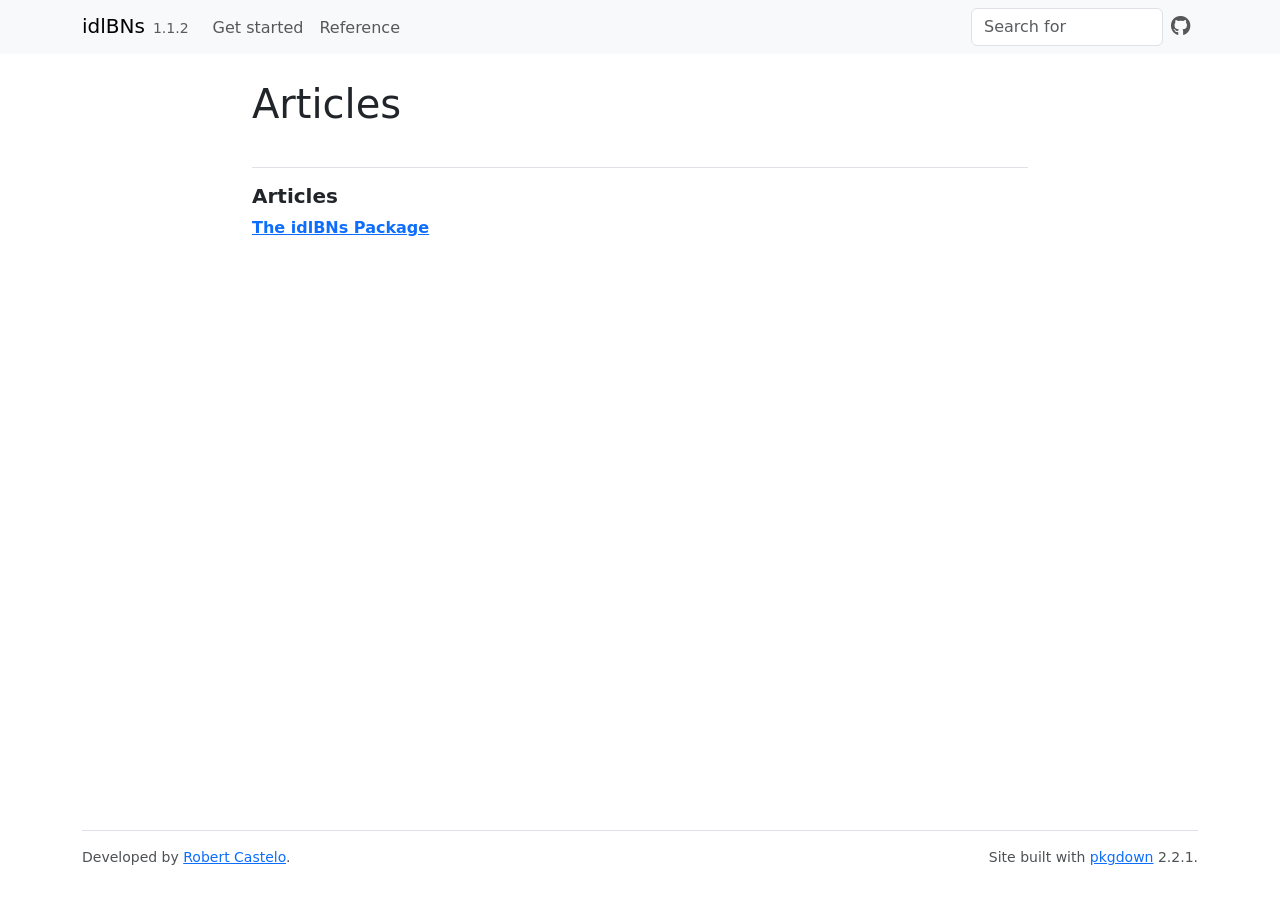
<file: articles/index.html>
<!DOCTYPE html>
<!-- Generated by pkgdown: do not edit by hand --><html lang="en"><head><meta http-equiv="Content-Type" content="text/html; charset=UTF-8"><meta charset="utf-8"><meta http-equiv="X-UA-Compatible" content="IE=edge"><meta name="viewport" content="width=device-width, initial-scale=1, shrink-to-fit=no"><title>Articles • idlBNs</title><script src="../deps/jquery-3.6.0/jquery-3.6.0.min.js"></script><meta name="viewport" content="width=device-width, initial-scale=1, shrink-to-fit=no"><link href="../deps/bootstrap-5.3.8/bootstrap.min.css" rel="stylesheet"><script src="../deps/bootstrap-5.3.8/bootstrap.bundle.min.js"></script><link href="../deps/font-awesome-6.5.2/css/all.min.css" rel="stylesheet"><link href="../deps/font-awesome-6.5.2/css/v4-shims.min.css" rel="stylesheet"><script src="../deps/headroom-0.11.0/headroom.min.js"></script><script src="../deps/headroom-0.11.0/jQuery.headroom.min.js"></script><script src="../deps/bootstrap-toc-1.0.1/bootstrap-toc.min.js"></script><script src="../deps/clipboard.js-2.0.11/clipboard.min.js"></script><script src="../deps/search-1.0.0/autocomplete.jquery.min.js"></script><script src="../deps/search-1.0.0/fuse.min.js"></script><script src="../deps/search-1.0.0/mark.min.js"></script><!-- pkgdown --><script src="../pkgdown.js"></script><meta property="og:title" content="Articles"></head><body>
    <a href="#main" class="visually-hidden-focusable">Skip to contents</a>


    <nav class="navbar navbar-expand-lg fixed-top bg-light" data-bs-theme="light" aria-label="Site navigation"><div class="container">

    <a class="navbar-brand me-2" href="../index.html">idlBNs</a>

    <small class="nav-text text-muted me-auto" data-bs-toggle="tooltip" data-bs-placement="bottom" title="">1.1.2</small>


    <button class="navbar-toggler" type="button" data-bs-toggle="collapse" data-bs-target="#navbar" aria-controls="navbar" aria-expanded="false" aria-label="Toggle navigation">
      <span class="navbar-toggler-icon"></span>
    </button>

    <div id="navbar" class="collapse navbar-collapse ms-3">
      <ul class="navbar-nav me-auto"><li class="nav-item"><a class="nav-link" href="../articles/idlBNs.html">Get started</a></li>
<li class="nav-item"><a class="nav-link" href="../reference/index.html">Reference</a></li>
      </ul><ul class="navbar-nav"><li class="nav-item"><form class="form-inline" role="search">
 <input class="form-control" type="search" name="search-input" id="search-input" autocomplete="off" aria-label="Search site" placeholder="Search for" data-search-index="../search.json"></form></li>
<li class="nav-item"><a class="external-link nav-link" href="https://github.com/rcastelo/idlBNs/" aria-label="GitHub"><span class="fa fab fa-github fa-lg"></span></a></li>
      </ul></div>


  </div>
</nav><div class="container template-article-index">
<div class="row">
  <main id="main" class="col-md-9"><div class="page-header">

      <h1>Articles</h1>
    </div>

    <div class="section ">
      <h3>Articles</h3>
      <div class="section-desc"></div>

      <dl><dt><a href="idlBNs.html">The idlBNs Package</a></dt>
        <dd>
      </dd></dl></div>
  </main></div>


    <footer><div class="pkgdown-footer-left">
  <p>Developed by <a href="https://github.com/rcastelo" class="external-link">Robert Castelo</a>.</p>
</div>

<div class="pkgdown-footer-right">
  <p>Site built with <a href="https://pkgdown.r-lib.org/" class="external-link">pkgdown</a> 2.2.1.</p>
</div>

    </footer></div>





  </body></html>
</file>
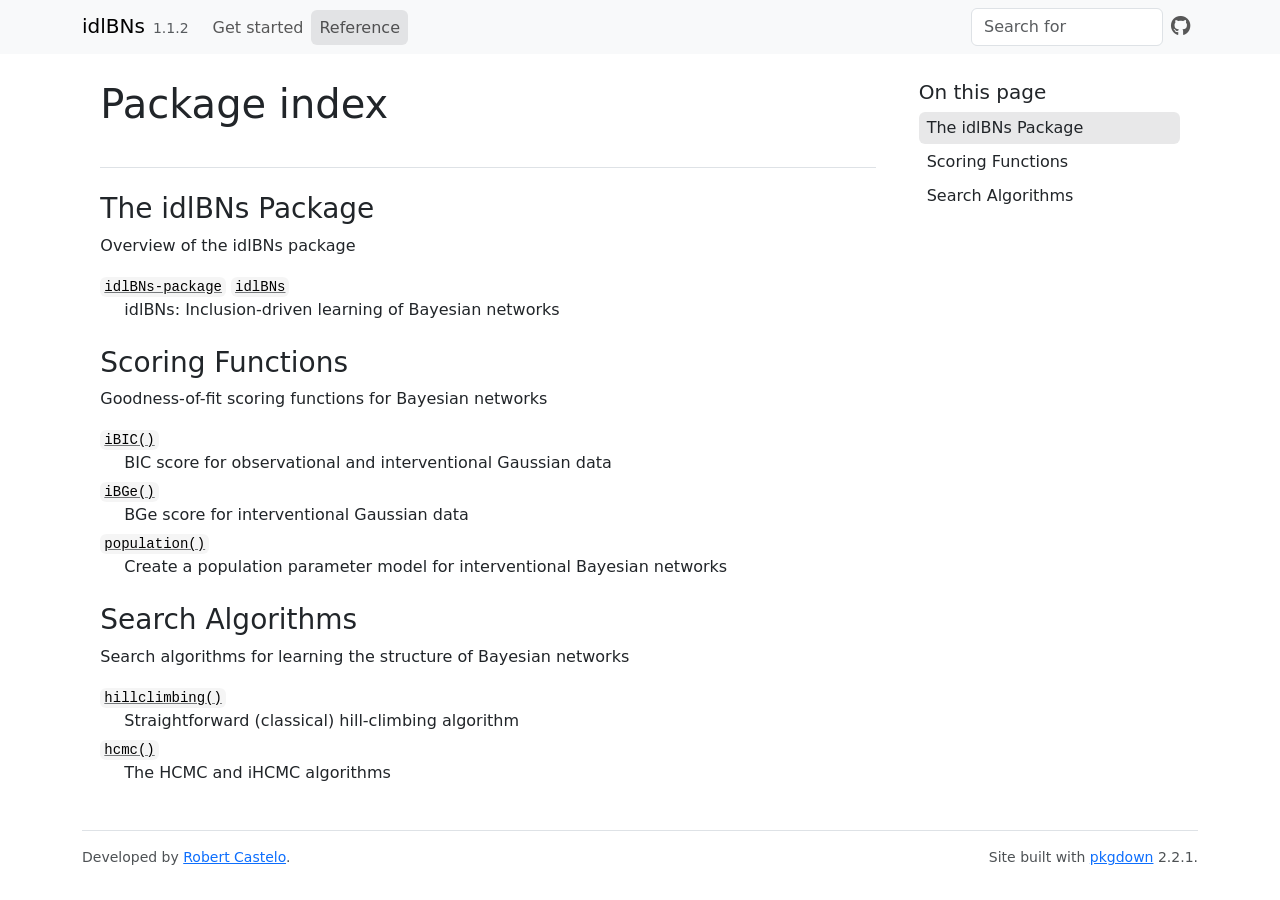
<file: reference/index.html>
<!DOCTYPE html>
<!-- Generated by pkgdown: do not edit by hand --><html lang="en"><head><meta http-equiv="Content-Type" content="text/html; charset=UTF-8"><meta charset="utf-8"><meta http-equiv="X-UA-Compatible" content="IE=edge"><meta name="viewport" content="width=device-width, initial-scale=1, shrink-to-fit=no"><title>Package index • idlBNs</title><script src="../deps/jquery-3.6.0/jquery-3.6.0.min.js"></script><meta name="viewport" content="width=device-width, initial-scale=1, shrink-to-fit=no"><link href="../deps/bootstrap-5.3.8/bootstrap.min.css" rel="stylesheet"><script src="../deps/bootstrap-5.3.8/bootstrap.bundle.min.js"></script><link href="../deps/font-awesome-6.5.2/css/all.min.css" rel="stylesheet"><link href="../deps/font-awesome-6.5.2/css/v4-shims.min.css" rel="stylesheet"><script src="../deps/headroom-0.11.0/headroom.min.js"></script><script src="../deps/headroom-0.11.0/jQuery.headroom.min.js"></script><script src="../deps/bootstrap-toc-1.0.1/bootstrap-toc.min.js"></script><script src="../deps/clipboard.js-2.0.11/clipboard.min.js"></script><script src="../deps/search-1.0.0/autocomplete.jquery.min.js"></script><script src="../deps/search-1.0.0/fuse.min.js"></script><script src="../deps/search-1.0.0/mark.min.js"></script><!-- pkgdown --><script src="../pkgdown.js"></script><meta property="og:title" content="Package index"></head><body>
    <a href="#main" class="visually-hidden-focusable">Skip to contents</a>


    <nav class="navbar navbar-expand-lg fixed-top bg-light" data-bs-theme="light" aria-label="Site navigation"><div class="container">

    <a class="navbar-brand me-2" href="../index.html">idlBNs</a>

    <small class="nav-text text-muted me-auto" data-bs-toggle="tooltip" data-bs-placement="bottom" title="">1.1.2</small>


    <button class="navbar-toggler" type="button" data-bs-toggle="collapse" data-bs-target="#navbar" aria-controls="navbar" aria-expanded="false" aria-label="Toggle navigation">
      <span class="navbar-toggler-icon"></span>
    </button>

    <div id="navbar" class="collapse navbar-collapse ms-3">
      <ul class="navbar-nav me-auto"><li class="nav-item"><a class="nav-link" href="../articles/idlBNs.html">Get started</a></li>
<li class="active nav-item"><a class="nav-link" href="../reference/index.html">Reference</a></li>
      </ul><ul class="navbar-nav"><li class="nav-item"><form class="form-inline" role="search">
 <input class="form-control" type="search" name="search-input" id="search-input" autocomplete="off" aria-label="Search site" placeholder="Search for" data-search-index="../search.json"></form></li>
<li class="nav-item"><a class="external-link nav-link" href="https://github.com/rcastelo/idlBNs/" aria-label="GitHub"><span class="fa fab fa-github fa-lg"></span></a></li>
      </ul></div>


  </div>
</nav><div class="container template-reference-index">
<div class="row">
  <main id="main" class="col-md-9"><div class="page-header">

      <h1>Package index</h1>
    </div>

    <div class="section level2">
      <h2 id="the-idlbns-package">The idlBNs Package<a class="anchor" aria-label="anchor" href="#the-idlbns-package"></a></h2>

      <div class="section-desc"><p>Overview of the idlBNs package</p></div>

      <dl></dl></div><div class="section level2">




      <dl><dt>

          <code><a href="idlBNs-package.html">idlBNs-package</a></code> <code><a href="idlBNs-package.html">idlBNs</a></code>

        </dt>
        <dd>idlBNs: Inclusion-driven learning of Bayesian networks</dd>
      </dl></div><div class="section level2">
      <h2 id="scoring-functions">Scoring Functions<a class="anchor" aria-label="anchor" href="#scoring-functions"></a></h2>

      <div class="section-desc"><p>Goodness-of-fit scoring functions for Bayesian networks</p></div>

      <dl></dl></div><div class="section level2">




      <dl><dt>

          <code><a href="iBIC.html">iBIC()</a></code>

        </dt>
        <dd>BIC score for observational and interventional Gaussian data</dd>

        <dt>

          <code><a href="iBGe.html">iBGe()</a></code>

        </dt>
        <dd>BGe score for interventional Gaussian data</dd>

        <dt>

          <code><a href="population.html">population()</a></code>

        </dt>
        <dd>Create a population parameter model for interventional Bayesian networks</dd>
      </dl></div><div class="section level2">
      <h2 id="search-algorithms">Search Algorithms<a class="anchor" aria-label="anchor" href="#search-algorithms"></a></h2>

      <div class="section-desc"><p>Search algorithms for learning the structure of Bayesian networks</p></div>

      <dl></dl></div><div class="section level2">




      <dl><dt>

          <code><a href="hillclimbing.html">hillclimbing()</a></code>

        </dt>
        <dd>Straightforward (classical) hill-climbing algorithm</dd>

        <dt>

          <code><a href="hcmc.html">hcmc()</a></code>

        </dt>
        <dd>The HCMC and iHCMC algorithms</dd>
      </dl></div>
  </main><aside class="col-md-3"><nav id="toc" aria-label="Table of contents"><h2>On this page</h2>
    </nav></aside></div>


    <footer><div class="pkgdown-footer-left">
  <p>Developed by <a href="https://github.com/rcastelo" class="external-link">Robert Castelo</a>.</p>
</div>

<div class="pkgdown-footer-right">
  <p>Site built with <a href="https://pkgdown.r-lib.org/" class="external-link">pkgdown</a> 2.2.1.</p>
</div>

    </footer></div>





  </body></html>
</file>
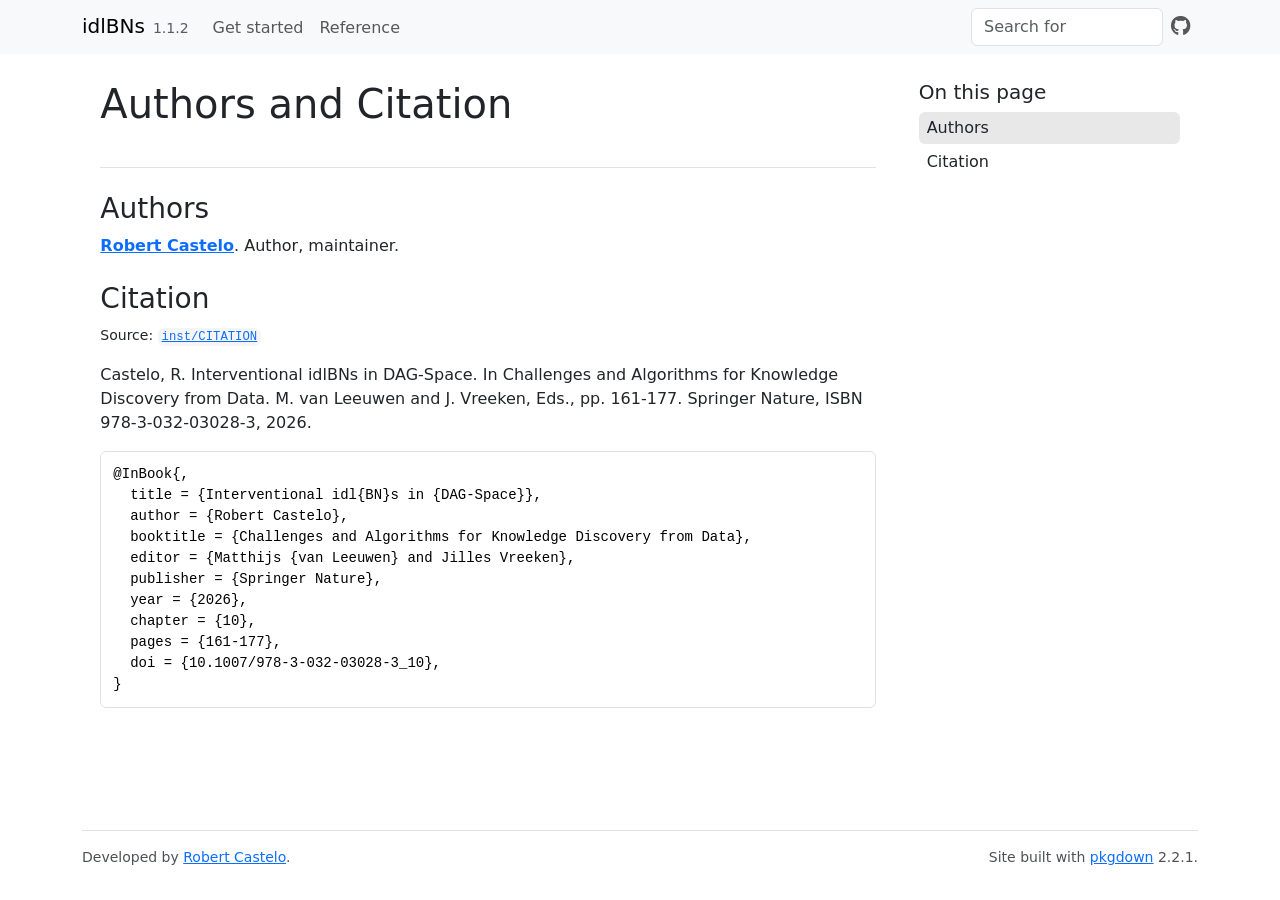
<file: authors.html>
<!DOCTYPE html>
<!-- Generated by pkgdown: do not edit by hand --><html lang="en"><head><meta http-equiv="Content-Type" content="text/html; charset=UTF-8"><meta charset="utf-8"><meta http-equiv="X-UA-Compatible" content="IE=edge"><meta name="viewport" content="width=device-width, initial-scale=1, shrink-to-fit=no"><title>Authors and Citation • idlBNs</title><script src="deps/jquery-3.6.0/jquery-3.6.0.min.js"></script><meta name="viewport" content="width=device-width, initial-scale=1, shrink-to-fit=no"><link href="deps/bootstrap-5.3.8/bootstrap.min.css" rel="stylesheet"><script src="deps/bootstrap-5.3.8/bootstrap.bundle.min.js"></script><link href="deps/font-awesome-6.5.2/css/all.min.css" rel="stylesheet"><link href="deps/font-awesome-6.5.2/css/v4-shims.min.css" rel="stylesheet"><script src="deps/headroom-0.11.0/headroom.min.js"></script><script src="deps/headroom-0.11.0/jQuery.headroom.min.js"></script><script src="deps/bootstrap-toc-1.0.1/bootstrap-toc.min.js"></script><script src="deps/clipboard.js-2.0.11/clipboard.min.js"></script><script src="deps/search-1.0.0/autocomplete.jquery.min.js"></script><script src="deps/search-1.0.0/fuse.min.js"></script><script src="deps/search-1.0.0/mark.min.js"></script><!-- pkgdown --><script src="pkgdown.js"></script><meta property="og:title" content="Authors and Citation"></head><body>
    <a href="#main" class="visually-hidden-focusable">Skip to contents</a>


    <nav class="navbar navbar-expand-lg fixed-top bg-light" data-bs-theme="light" aria-label="Site navigation"><div class="container">

    <a class="navbar-brand me-2" href="index.html">idlBNs</a>

    <small class="nav-text text-muted me-auto" data-bs-toggle="tooltip" data-bs-placement="bottom" title="">1.1.2</small>


    <button class="navbar-toggler" type="button" data-bs-toggle="collapse" data-bs-target="#navbar" aria-controls="navbar" aria-expanded="false" aria-label="Toggle navigation">
      <span class="navbar-toggler-icon"></span>
    </button>

    <div id="navbar" class="collapse navbar-collapse ms-3">
      <ul class="navbar-nav me-auto"><li class="nav-item"><a class="nav-link" href="articles/idlBNs.html">Get started</a></li>
<li class="nav-item"><a class="nav-link" href="reference/index.html">Reference</a></li>
      </ul><ul class="navbar-nav"><li class="nav-item"><form class="form-inline" role="search">
 <input class="form-control" type="search" name="search-input" id="search-input" autocomplete="off" aria-label="Search site" placeholder="Search for" data-search-index="search.json"></form></li>
<li class="nav-item"><a class="external-link nav-link" href="https://github.com/rcastelo/idlBNs/" aria-label="GitHub"><span class="fa fab fa-github fa-lg"></span></a></li>
      </ul></div>


  </div>
</nav><div class="container template-citation-authors">
<div class="row">
  <main id="main" class="col-md-9"><div class="page-header">

      <h1>Authors and Citation</h1>
    </div>

    <div class="section level2">
      <h2>Authors</h2>

      <ul class="list-unstyled"><li>
          <p><strong><a href="https://github.com/rcastelo" class="external-link">Robert Castelo</a></strong>. Author, maintainer.
          </p>
        </li>
      </ul></div>

    <div class="section level2">
      <h2 id="citation">Citation</h2>
      <p><small class="dont-index">Source: <a href="https://github.com/rcastelo/idlBNs/blob/main/inst/CITATION" class="external-link"><code>inst/CITATION</code></a></small></p>

      <p>Castelo, R. Interventional idlBNs in DAG-Space. In Challenges and Algorithms for Knowledge Discovery from Data. M. van Leeuwen and J. Vreeken, Eds., pp. 161-177. Springer Nature, ISBN 978-3-032-03028-3, 2026.</p>
      <pre>@InBook{,
  title = {Interventional idl{BN}s in {DAG-Space}},
  author = {Robert Castelo},
  booktitle = {Challenges and Algorithms for Knowledge Discovery from Data},
  editor = {Matthijs {van Leeuwen} and Jilles Vreeken},
  publisher = {Springer Nature},
  year = {2026},
  chapter = {10},
  pages = {161-177},
  doi = {10.1007/978-3-032-03028-3_10},
}</pre>
    </div>

  </main><aside class="col-md-3"><nav id="toc" aria-label="Table of contents"><h2>On this page</h2>
    </nav></aside></div>


    <footer><div class="pkgdown-footer-left">
  <p>Developed by <a href="https://github.com/rcastelo" class="external-link">Robert Castelo</a>.</p>
</div>

<div class="pkgdown-footer-right">
  <p>Site built with <a href="https://pkgdown.r-lib.org/" class="external-link">pkgdown</a> 2.2.1.</p>
</div>

    </footer></div>





  </body></html>
</file>
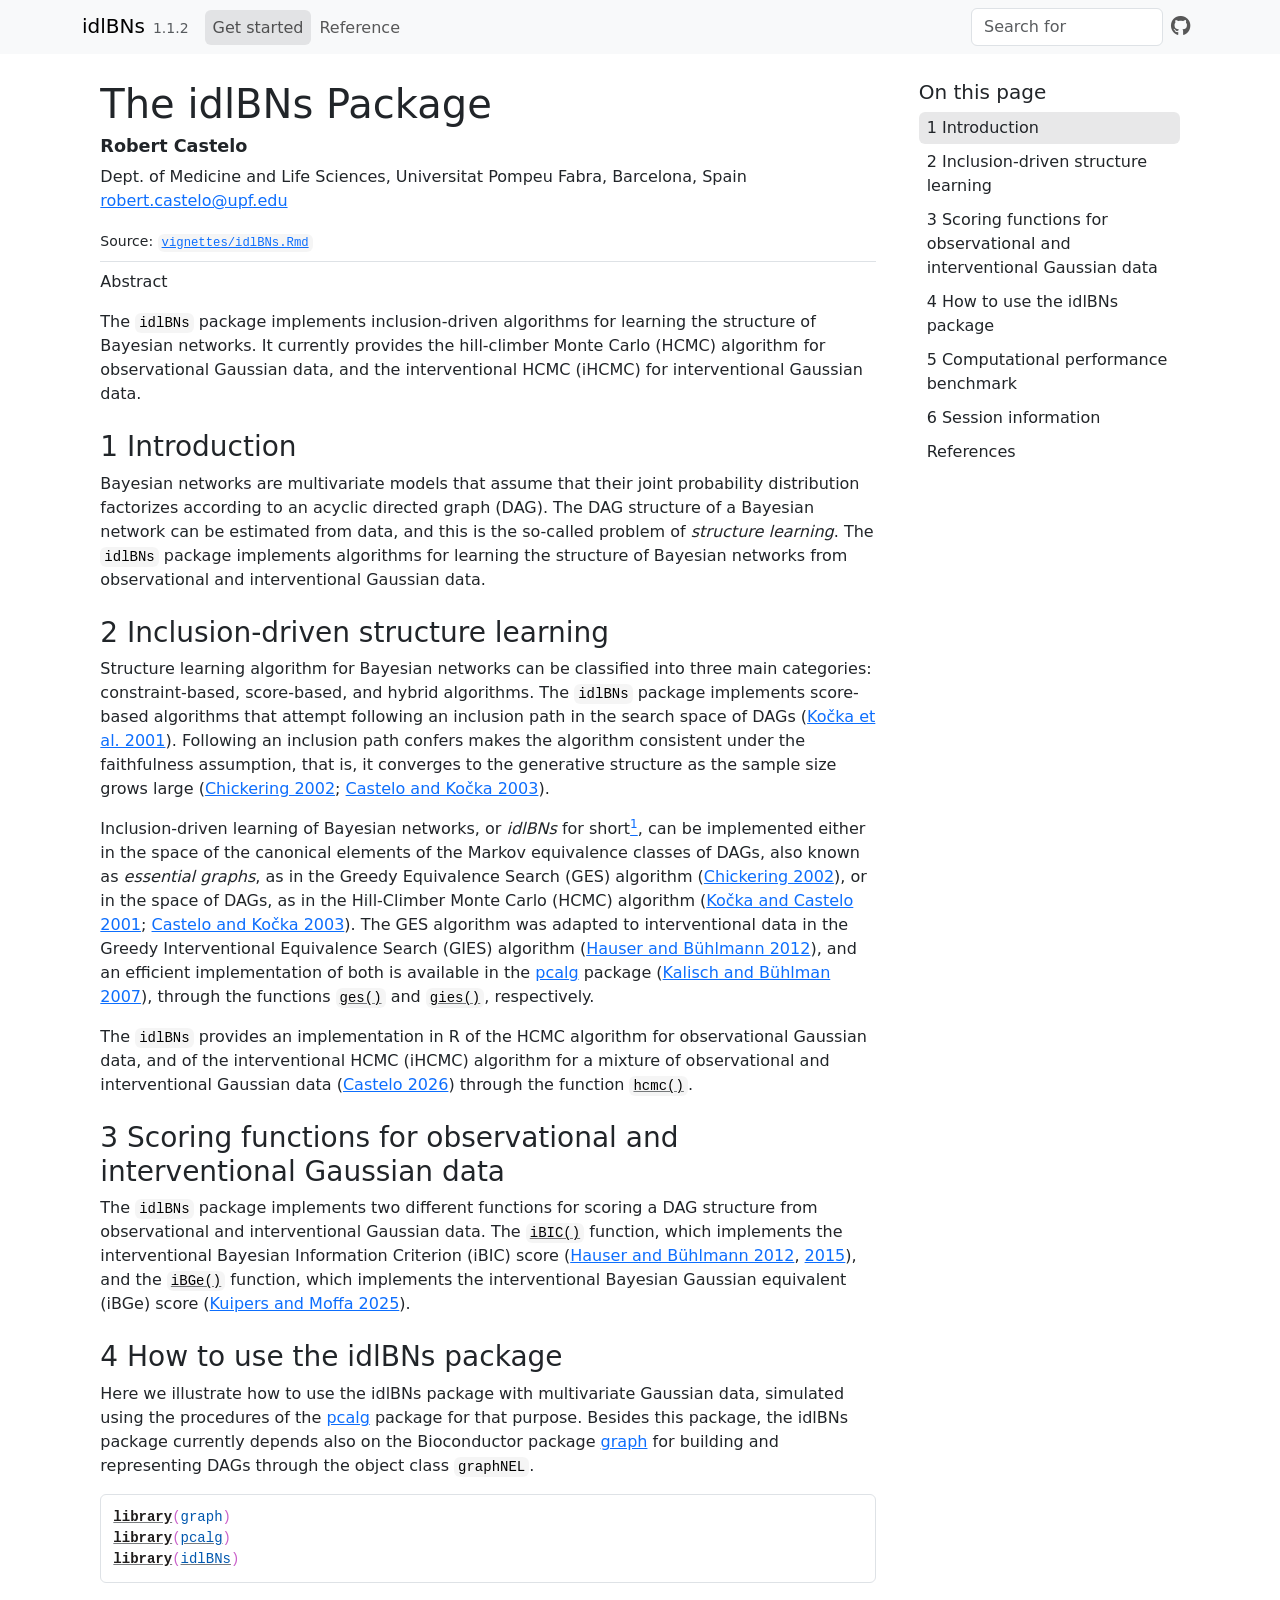
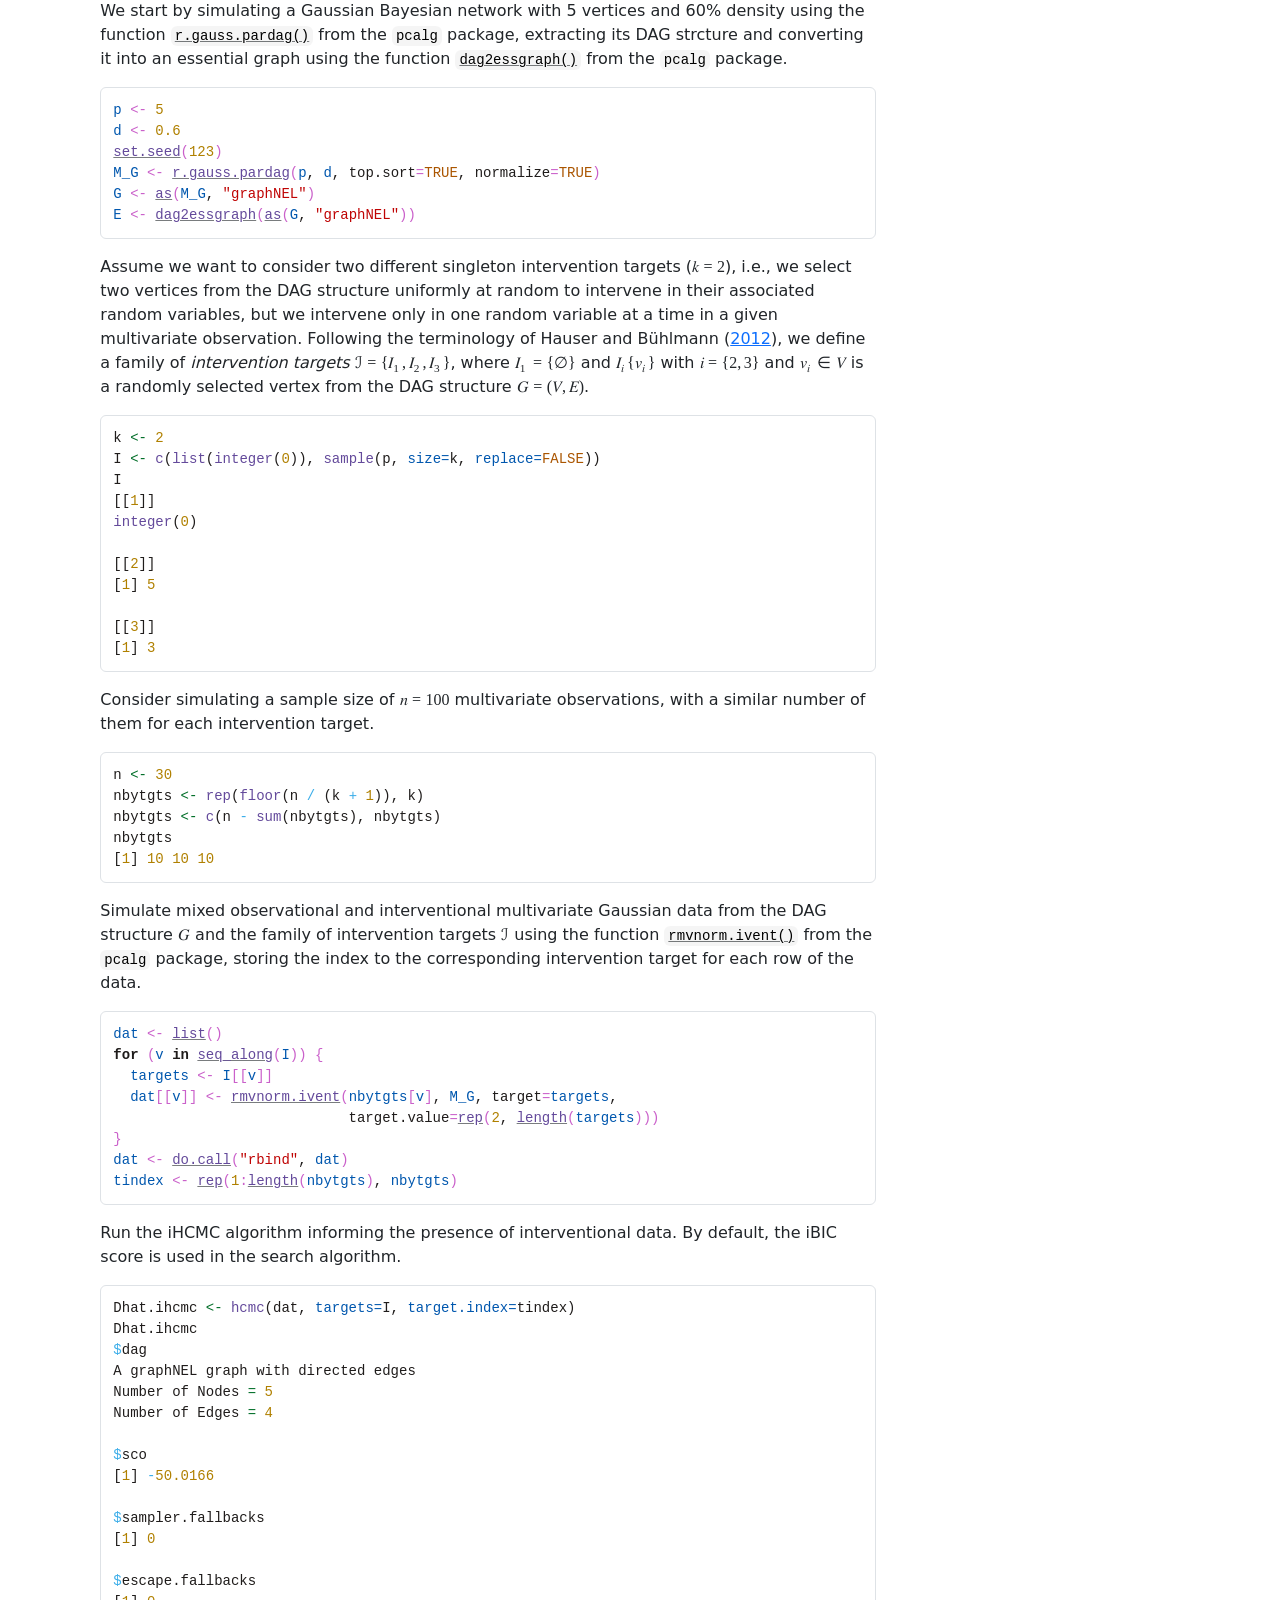
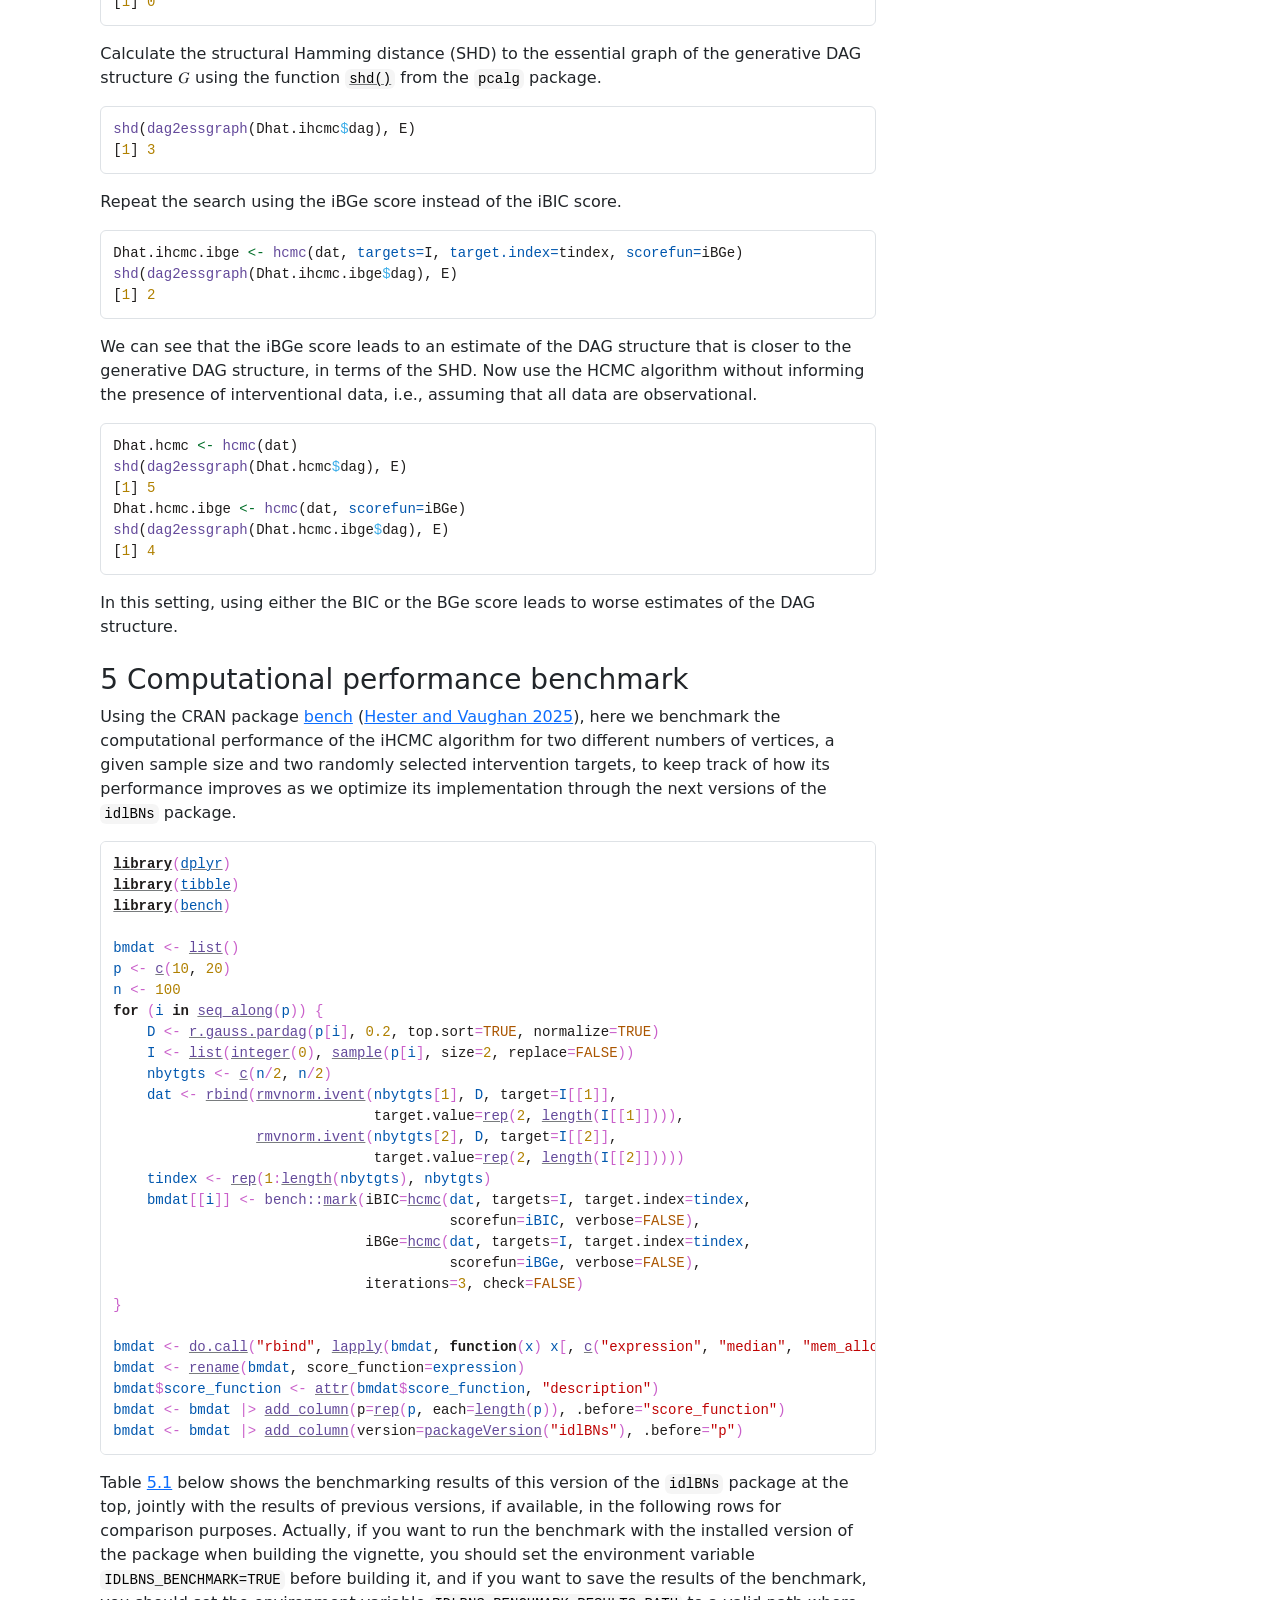
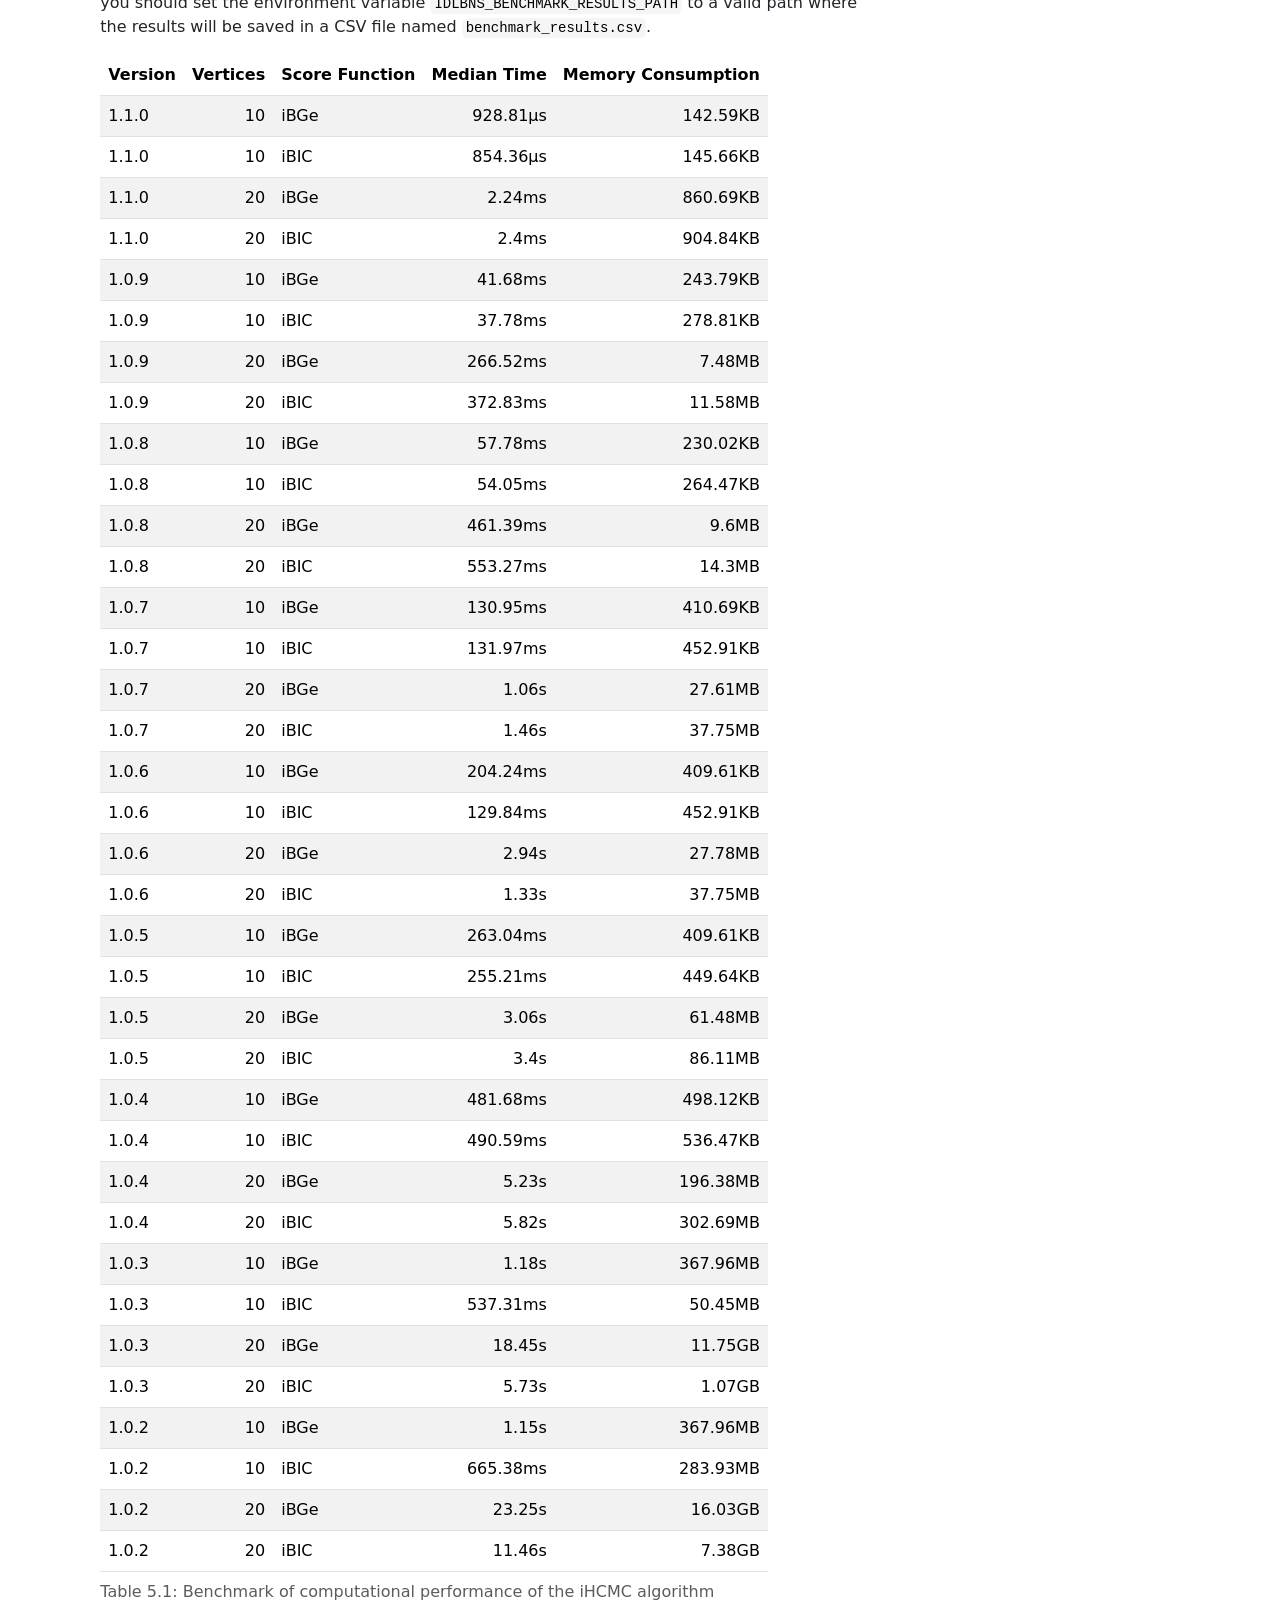
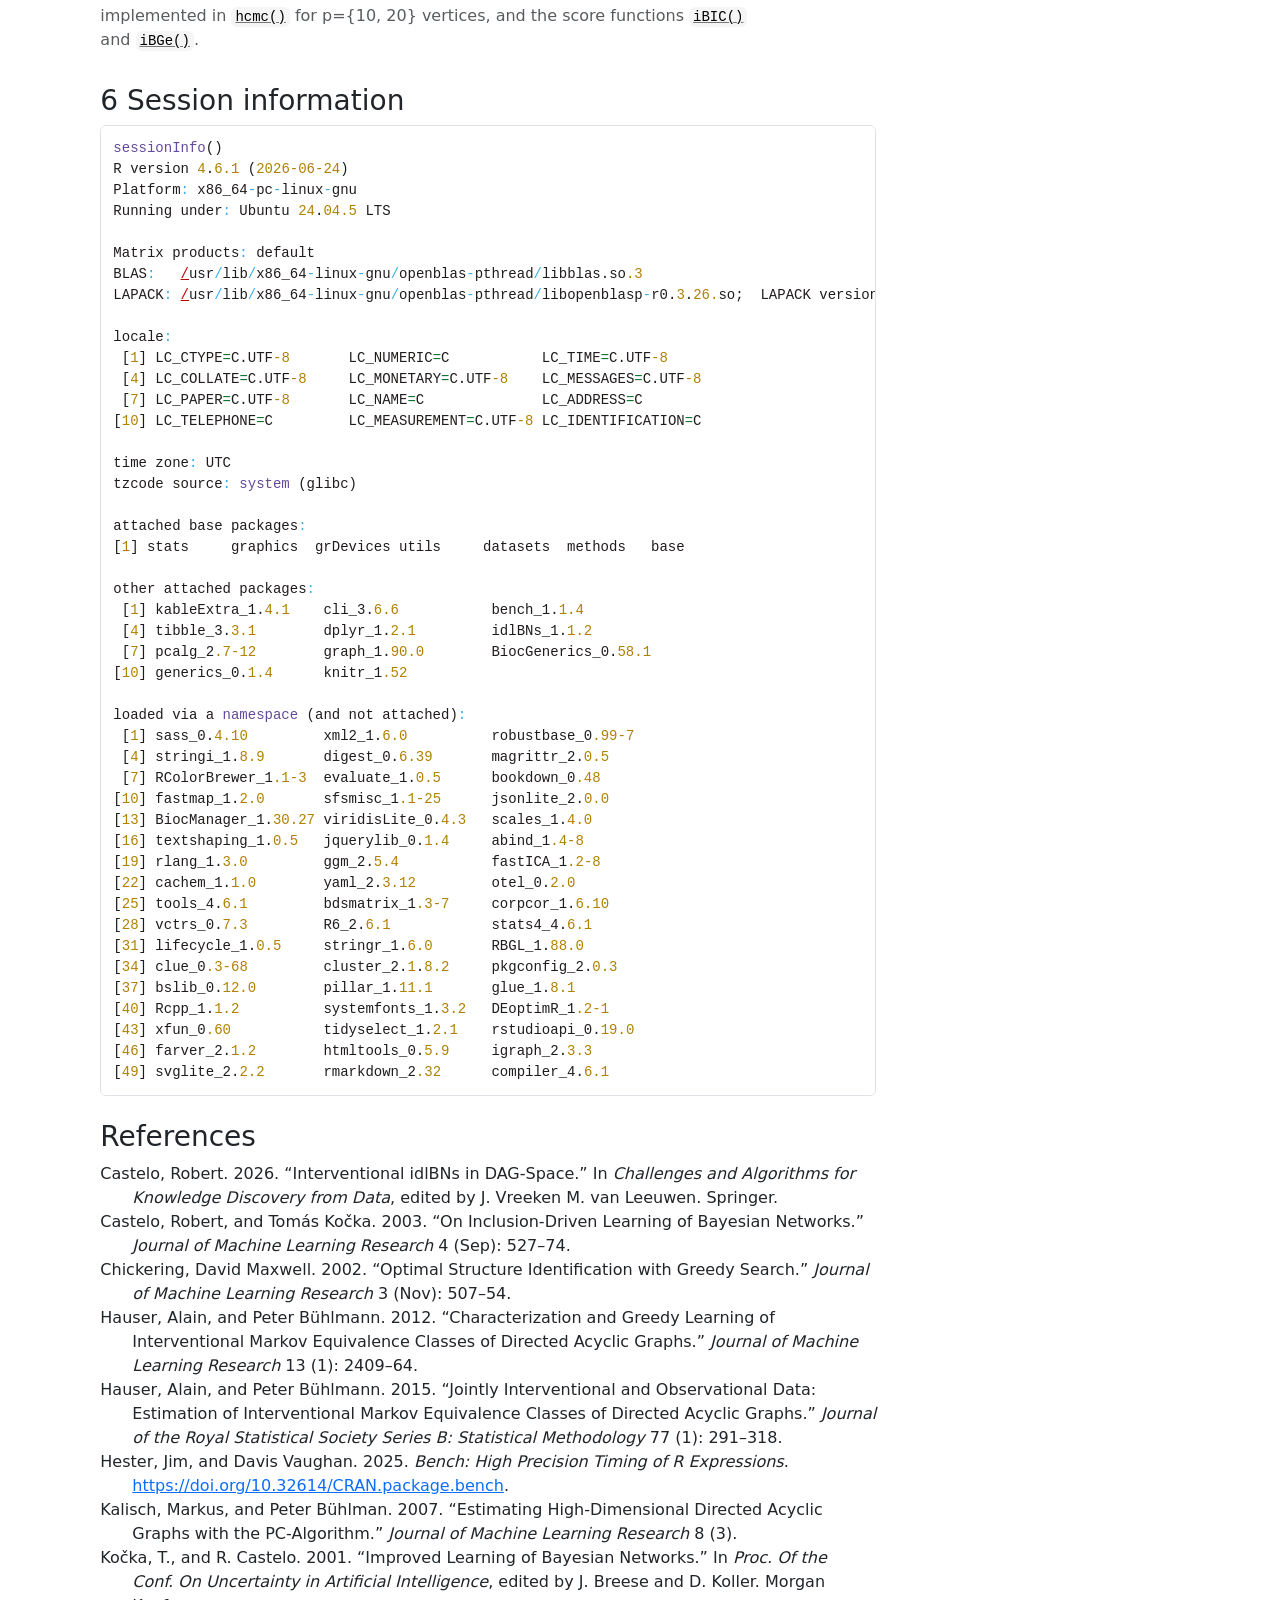
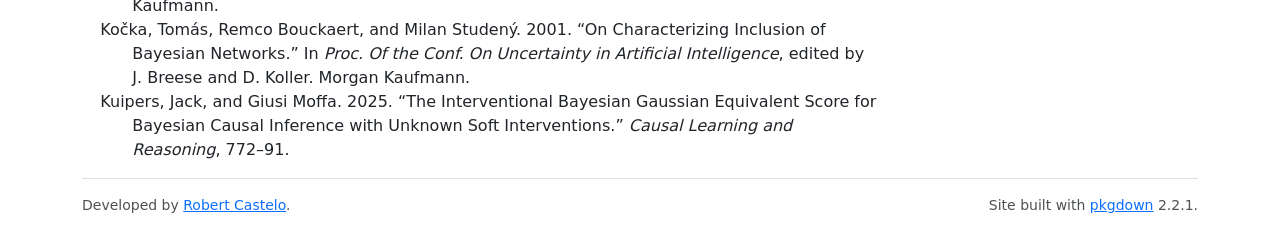
<file: articles/idlBNs.html>
<!DOCTYPE html>
<!-- Generated by pkgdown: do not edit by hand --><html lang="en">
<head>
<meta http-equiv="Content-Type" content="text/html; charset=UTF-8">
<meta charset="utf-8">
<meta http-equiv="X-UA-Compatible" content="IE=edge">
<meta name="viewport" content="width=device-width, initial-scale=1, shrink-to-fit=no">
<title>The idlBNs Package • idlBNs</title>
<script src="../deps/jquery-3.6.0/jquery-3.6.0.min.js"></script><meta name="viewport" content="width=device-width, initial-scale=1, shrink-to-fit=no">
<link href="../deps/bootstrap-5.3.8/bootstrap.min.css" rel="stylesheet">
<script src="../deps/bootstrap-5.3.8/bootstrap.bundle.min.js"></script><link href="../deps/font-awesome-6.5.2/css/all.min.css" rel="stylesheet">
<link href="../deps/font-awesome-6.5.2/css/v4-shims.min.css" rel="stylesheet">
<script src="../deps/headroom-0.11.0/headroom.min.js"></script><script src="../deps/headroom-0.11.0/jQuery.headroom.min.js"></script><script src="../deps/bootstrap-toc-1.0.1/bootstrap-toc.min.js"></script><script src="../deps/clipboard.js-2.0.11/clipboard.min.js"></script><script src="../deps/search-1.0.0/autocomplete.jquery.min.js"></script><script src="../deps/search-1.0.0/fuse.min.js"></script><script src="../deps/search-1.0.0/mark.min.js"></script><!-- pkgdown --><script src="../pkgdown.js"></script><meta property="og:title" content="The idlBNs Package">
</head>
<body>
    <a href="#main" class="visually-hidden-focusable">Skip to contents</a>


    <nav class="navbar navbar-expand-lg fixed-top bg-light" data-bs-theme="light" aria-label="Site navigation"><div class="container">

    <a class="navbar-brand me-2" href="../index.html">idlBNs</a>

    <small class="nav-text text-muted me-auto" data-bs-toggle="tooltip" data-bs-placement="bottom" title="">1.1.2</small>


    <button class="navbar-toggler" type="button" data-bs-toggle="collapse" data-bs-target="#navbar" aria-controls="navbar" aria-expanded="false" aria-label="Toggle navigation">
      <span class="navbar-toggler-icon"></span>
    </button>

    <div id="navbar" class="collapse navbar-collapse ms-3">
      <ul class="navbar-nav me-auto">
<li class="active nav-item"><a class="nav-link" href="../articles/idlBNs.html">Get started</a></li>
<li class="nav-item"><a class="nav-link" href="../reference/index.html">Reference</a></li>
      </ul>
<ul class="navbar-nav">
<li class="nav-item"><form class="form-inline" role="search">
 <input class="form-control" type="search" name="search-input" id="search-input" autocomplete="off" aria-label="Search site" placeholder="Search for" data-search-index="../search.json">
</form></li>
<li class="nav-item"><a class="external-link nav-link" href="https://github.com/rcastelo/idlBNs/" aria-label="GitHub"><span class="fa fab fa-github fa-lg"></span></a></li>
      </ul>
</div>


  </div>
</nav><div class="container template-article">


<div class="row">
  <main id="main" class="col-md-9"><div class="page-header">

      <h1>The idlBNs Package</h1>
                        <h4 data-toc-skip class="author">Robert Castelo</h4>
            <address class="author_afil">
      Dept. of Medicine and Life Sciences, Universitat Pompeu Fabra, Barcelona, Spain<br><a class="author_email" href="mailto:#"></a><a href="mailto:robert.castelo@upf.edu" class="email">robert.castelo@upf.edu</a>
      </address>
                  
      
      <small class="dont-index">Source: <a href="https://github.com/rcastelo/idlBNs/blob/main/vignettes/idlBNs.Rmd" class="external-link"><code>vignettes/idlBNs.Rmd</code></a></small>
      <div class="d-none name"><code>idlBNs.Rmd</code></div>
    </div>

    
        <div class="abstract">
      <p class="abstract">Abstract</p>
      <p>The <code>idlBNs</code> package implements inclusion-driven algorithms for learning the structure of Bayesian networks. It currently provides the hill-climber Monte Carlo (HCMC) algorithm for observational Gaussian data, and the interventional HCMC (iHCMC) for interventional Gaussian data.</p>
    </div>
    
<div class="section level2" number="1">
<h2 id="introduction">
<span class="header-section-number">1</span> Introduction<a class="anchor" aria-label="anchor" href="#introduction"></a>
</h2>
<p>Bayesian networks are multivariate models that assume that their joint
probability distribution factorizes according to an acyclic directed graph (DAG).
The DAG structure of a Bayesian network can be estimated from data, and this is
the so-called problem of <em>structure learning</em>. The <code>idlBNs</code> package implements
algorithms for learning the structure of Bayesian networks from observational
and interventional Gaussian data.</p>
</div>
<div class="section level2" number="2">
<h2 id="inclusion-driven-structure-learning">
<span class="header-section-number">2</span> Inclusion-driven structure learning<a class="anchor" aria-label="anchor" href="#inclusion-driven-structure-learning"></a>
</h2>
<p>Structure learning algorithm for Bayesian networks can be classified into three
main categories: constraint-based, score-based, and hybrid algorithms. The
<code>idlBNs</code> package implements score-based algorithms that attempt following an
inclusion path in the search space of DAGs <span class="citation">(<a href="#ref-KocBou2k1">Kočka et al. 2001</a>)</span>. Following an inclusion
path confers makes the algorithm consistent under the faithfulness assumption,
that is, it converges to the generative structure as the sample size grows large
<span class="citation">(<a href="#ref-Chi02">Chickering 2002</a>; <a href="#ref-CasKoc2k3">Castelo and Kočka 2003</a>)</span>.</p>
<p>Inclusion-driven learning of Bayesian networks, or <em>idlBNs</em> for
short<a class="footnote-ref" tabindex="0" data-bs-toggle="popover" data-bs-content="&lt;p&gt;Pronounced &lt;em&gt;ideal BNs&lt;/em&gt;&lt;/p&gt;"><sup>1</sup></a>, can be implemented either in the space of the
canonical elements of the Markov equivalence classes of DAGs, also known as
<em>essential graphs</em>, as in the Greedy Equivalence Search (GES) algorithm
<span class="citation">(<a href="#ref-Chi02">Chickering 2002</a>)</span>, or in the space of DAGs, as in the Hill-Climber Monte Carlo (HCMC)
algorithm <span class="citation">(<a href="#ref-KocCas2k1">Kočka and Castelo 2001</a>; <a href="#ref-CasKoc2k3">Castelo and Kočka 2003</a>)</span>. The GES algorithm was adapted to
interventional data in the Greedy Interventional Equivalence Search (GIES)
algorithm <span class="citation">(<a href="#ref-HauBuh12">Hauser and Bühlmann 2012</a>)</span>, and an efficient implementation of both is available in
the <a href="https://cran.r-project.org/package=pcalg" class="external-link">pcalg</a> package <span class="citation">(<a href="#ref-KalBuh07">Kalisch and Bühlman 2007</a>)</span>,
through the functions <code><a href="https://rdrr.io/pkg/pcalg/man/ges.html" class="external-link">ges()</a></code> and <code><a href="https://rdrr.io/pkg/pcalg/man/gies.html" class="external-link">gies()</a></code>, respectively.</p>
<p>The <code>idlBNs</code> provides an implementation in R of the HCMC algorithm for
observational Gaussian data, and of the interventional HCMC (iHCMC) algorithm
for a mixture of observational and interventional Gaussian data <span class="citation">(<a href="#ref-Cas26">Castelo 2026</a>)</span>
through the function <code><a href="../reference/hcmc.html">hcmc()</a></code>.</p>
</div>
<div class="section level2" number="3">
<h2 id="scoring-functions-for-observational-and-interventional-gaussian-data">
<span class="header-section-number">3</span> Scoring functions for observational and interventional Gaussian data<a class="anchor" aria-label="anchor" href="#scoring-functions-for-observational-and-interventional-gaussian-data"></a>
</h2>
<p>The <code>idlBNs</code> package implements two different functions for scoring a DAG
structure from observational and interventional Gaussian data. The <code><a href="../reference/iBIC.html">iBIC()</a></code>
function, which implements the interventional Bayesian Information Criterion
(iBIC) score <span class="citation">(<a href="#ref-HauBuh12">Hauser and Bühlmann 2012</a>, <a href="#ref-HauBuh15">2015</a>)</span>, and the <code><a href="../reference/iBGe.html">iBGe()</a></code> function, which implements
the interventional Bayesian Gaussian equivalent (iBGe) score <span class="citation">(<a href="#ref-KuiMof25">Kuipers and Moffa 2025</a>)</span>.</p>
</div>
<div class="section level2" number="4">
<h2 id="how-to-use-the-idlbns-package">
<span class="header-section-number">4</span> How to use the idlBNs package<a class="anchor" aria-label="anchor" href="#how-to-use-the-idlbns-package"></a>
</h2>
<p>Here we illustrate how to use the idlBNs package with multivariate Gaussian
data, simulated using the procedures of the
<a href="https://cran.r-project.org/package=pcalg" class="external-link">pcalg</a> package for that purpose.
Besides this package, the idlBNs package currently depends also on the
Bioconductor package <a href="https://bioconductor.org/packages/graph" class="external-link">graph</a> for
building and representing DAGs through the object class <code>graphNEL</code>.</p>
<div class="sourceCode" id="cb1"><pre class="downlit sourceCode r">
<code class="sourceCode R"><span><span class="kw"><a href="https://rdrr.io/r/base/library.html" class="external-link">library</a></span><span class="op">(</span><span class="va">graph</span><span class="op">)</span></span>
<span><span class="kw"><a href="https://rdrr.io/r/base/library.html" class="external-link">library</a></span><span class="op">(</span><span class="va"><a href="https://pcalg.r-forge.r-project.org/" class="external-link">pcalg</a></span><span class="op">)</span></span>
<span><span class="kw"><a href="https://rdrr.io/r/base/library.html" class="external-link">library</a></span><span class="op">(</span><span class="va"><a href="https://rcastelo.github.io/idlBNs/">idlBNs</a></span><span class="op">)</span></span></code></pre></div>
<p>We start by simulating a Gaussian Bayesian network with 5 vertices and 60%
density using the function <code><a href="https://rdrr.io/pkg/pcalg/man/r.gauss.pardag.html" class="external-link">r.gauss.pardag()</a></code> from the <code>pcalg</code> package,
extracting its DAG strcture and converting it into an essential graph using
the function <code><a href="https://rdrr.io/pkg/pcalg/man/dag2essgraph.html" class="external-link">dag2essgraph()</a></code> from the <code>pcalg</code> package.</p>
<div class="sourceCode" id="cb2"><pre class="downlit sourceCode r">
<code class="sourceCode R"><span><span class="va">p</span> <span class="op">&lt;-</span> <span class="fl">5</span></span>
<span><span class="va">d</span> <span class="op">&lt;-</span> <span class="fl">0.6</span></span>
<span><span class="fu"><a href="https://rdrr.io/r/base/Random.html" class="external-link">set.seed</a></span><span class="op">(</span><span class="fl">123</span><span class="op">)</span></span>
<span><span class="va">M_G</span> <span class="op">&lt;-</span> <span class="fu"><a href="https://rdrr.io/pkg/pcalg/man/r.gauss.pardag.html" class="external-link">r.gauss.pardag</a></span><span class="op">(</span><span class="va">p</span>, <span class="va">d</span>, top.sort<span class="op">=</span><span class="cn">TRUE</span>, normalize<span class="op">=</span><span class="cn">TRUE</span><span class="op">)</span></span>
<span><span class="va">G</span> <span class="op">&lt;-</span> <span class="fu"><a href="https://rdrr.io/r/methods/as.html" class="external-link">as</a></span><span class="op">(</span><span class="va">M_G</span>, <span class="st">"graphNEL"</span><span class="op">)</span></span>
<span><span class="va">E</span> <span class="op">&lt;-</span> <span class="fu"><a href="https://rdrr.io/pkg/pcalg/man/dag2essgraph.html" class="external-link">dag2essgraph</a></span><span class="op">(</span><span class="fu"><a href="https://rdrr.io/r/methods/as.html" class="external-link">as</a></span><span class="op">(</span><span class="va">G</span>, <span class="st">"graphNEL"</span><span class="op">)</span><span class="op">)</span></span></code></pre></div>
<p>Assume we want to consider two different singleton intervention targets (<math display="inline" xmlns="http://www.w3.org/1998/Math/MathML"><semantics><mrow><mi>k</mi><mo>=</mo><mn>2</mn></mrow><annotation encoding="application/x-tex">k=2</annotation></semantics></math>),
i.e., we select two vertices from the DAG structure uniformly at random to
intervene in their associated random variables, but we intervene only in one
random variable at a time in a given multivariate observation. Following the
terminology of <span class="citation">Hauser and Bühlmann (<a href="#ref-HauBuh12">2012</a>)</span>, we define a family of <em>intervention targets</em>
<math display="inline" xmlns="http://www.w3.org/1998/Math/MathML"><semantics><mrow><mi>ℐ</mi><mo>=</mo><mo stretchy="false" form="prefix">{</mo><msub><mi>I</mi><mn>1</mn></msub><mo>,</mo><msub><mi>I</mi><mn>2</mn></msub><mo>,</mo><msub><mi>I</mi><mn>3</mn></msub><mo stretchy="false" form="postfix">}</mo></mrow><annotation encoding="application/x-tex">\mathcal{I} = \{I_1, I_2, I_3\}</annotation></semantics></math>, where <math display="inline" xmlns="http://www.w3.org/1998/Math/MathML"><semantics><mrow><msub><mi>I</mi><mn>1</mn></msub><mo>=</mo><mo stretchy="false" form="prefix">{</mo><mi>∅</mi><mo stretchy="false" form="postfix">}</mo></mrow><annotation encoding="application/x-tex">I_1=\{\emptyset\}</annotation></semantics></math> and <math display="inline" xmlns="http://www.w3.org/1998/Math/MathML"><semantics><mrow><msub><mi>I</mi><mi>i</mi></msub><mo stretchy="false" form="prefix">{</mo><msub><mi>v</mi><mi>i</mi></msub><mo stretchy="false" form="postfix">}</mo></mrow><annotation encoding="application/x-tex">I_i\{v_i\}</annotation></semantics></math>
with <math display="inline" xmlns="http://www.w3.org/1998/Math/MathML"><semantics><mrow><mi>i</mi><mo>=</mo><mo stretchy="false" form="prefix">{</mo><mn>2</mn><mo>,</mo><mn>3</mn><mo stretchy="false" form="postfix">}</mo></mrow><annotation encoding="application/x-tex">i=\{2, 3\}</annotation></semantics></math> and <math display="inline" xmlns="http://www.w3.org/1998/Math/MathML"><semantics><mrow><msub><mi>v</mi><mi>i</mi></msub><mo>∈</mo><mi>V</mi></mrow><annotation encoding="application/x-tex">v_i\in V</annotation></semantics></math> is a randomly selected vertex from the DAG
structure <math display="inline" xmlns="http://www.w3.org/1998/Math/MathML"><semantics><mrow><mi>G</mi><mo>=</mo><mo stretchy="false" form="prefix">(</mo><mi>V</mi><mo>,</mo><mi>E</mi><mo stretchy="false" form="postfix">)</mo></mrow><annotation encoding="application/x-tex">G=(V, E)</annotation></semantics></math>.</p>
<div class="sourceCode" id="cb3"><pre class="sourceCode r"><code class="sourceCode r"><span id="cb3-1"><a href="#cb3-1" tabindex="-1"></a>k <span class="ot">&lt;-</span> <span class="dv">2</span></span>
<span id="cb3-2"><a href="#cb3-2" tabindex="-1"></a>I <span class="ot">&lt;-</span> <span class="fu">c</span>(<span class="fu">list</span>(<span class="fu">integer</span>(<span class="dv">0</span>)), <span class="fu">sample</span>(p, <span class="at">size=</span>k, <span class="at">replace=</span><span class="cn">FALSE</span>))</span>
<span id="cb3-3"><a href="#cb3-3" tabindex="-1"></a>I</span>
<span id="cb3-4"><a href="#cb3-4" tabindex="-1"></a>[[<span class="dv">1</span>]]</span>
<span id="cb3-5"><a href="#cb3-5" tabindex="-1"></a><span class="fu">integer</span>(<span class="dv">0</span>)</span>
<span id="cb3-6"><a href="#cb3-6" tabindex="-1"></a></span>
<span id="cb3-7"><a href="#cb3-7" tabindex="-1"></a>[[<span class="dv">2</span>]]</span>
<span id="cb3-8"><a href="#cb3-8" tabindex="-1"></a>[<span class="dv">1</span>] <span class="dv">5</span></span>
<span id="cb3-9"><a href="#cb3-9" tabindex="-1"></a></span>
<span id="cb3-10"><a href="#cb3-10" tabindex="-1"></a>[[<span class="dv">3</span>]]</span>
<span id="cb3-11"><a href="#cb3-11" tabindex="-1"></a>[<span class="dv">1</span>] <span class="dv">3</span></span></code></pre></div>
<p>Consider simulating a sample size of <math display="inline" xmlns="http://www.w3.org/1998/Math/MathML"><semantics><mrow><mi>n</mi><mo>=</mo><mn>100</mn></mrow><annotation encoding="application/x-tex">n=100</annotation></semantics></math> multivariate observations, with a
similar number of them for each intervention target.</p>
<div class="sourceCode" id="cb4"><pre class="sourceCode r"><code class="sourceCode r"><span id="cb4-1"><a href="#cb4-1" tabindex="-1"></a>n <span class="ot">&lt;-</span> <span class="dv">30</span></span>
<span id="cb4-2"><a href="#cb4-2" tabindex="-1"></a>nbytgts <span class="ot">&lt;-</span> <span class="fu">rep</span>(<span class="fu">floor</span>(n <span class="sc">/</span> (k <span class="sc">+</span> <span class="dv">1</span>)), k)</span>
<span id="cb4-3"><a href="#cb4-3" tabindex="-1"></a>nbytgts <span class="ot">&lt;-</span> <span class="fu">c</span>(n <span class="sc">-</span> <span class="fu">sum</span>(nbytgts), nbytgts)</span>
<span id="cb4-4"><a href="#cb4-4" tabindex="-1"></a>nbytgts</span>
<span id="cb4-5"><a href="#cb4-5" tabindex="-1"></a>[<span class="dv">1</span>] <span class="dv">10</span> <span class="dv">10</span> <span class="dv">10</span></span></code></pre></div>
<p>Simulate mixed observational and interventional multivariate Gaussian data from
the DAG structure <math display="inline" xmlns="http://www.w3.org/1998/Math/MathML"><semantics><mi>G</mi><annotation encoding="application/x-tex">G</annotation></semantics></math> and the family of intervention targets <math display="inline" xmlns="http://www.w3.org/1998/Math/MathML"><semantics><mi>ℐ</mi><annotation encoding="application/x-tex">\mathcal{I}</annotation></semantics></math> using
the function <code><a href="https://rdrr.io/pkg/pcalg/man/rmvnorm.ivent.html" class="external-link">rmvnorm.ivent()</a></code> from the <code>pcalg</code> package, storing the index to
the corresponding intervention target for each row of the data.</p>
<div class="sourceCode" id="cb5"><pre class="downlit sourceCode r">
<code class="sourceCode R"><span><span class="va">dat</span> <span class="op">&lt;-</span> <span class="fu"><a href="https://rdrr.io/r/base/list.html" class="external-link">list</a></span><span class="op">(</span><span class="op">)</span></span>
<span><span class="kw">for</span> <span class="op">(</span><span class="va">v</span> <span class="kw">in</span> <span class="fu"><a href="https://rdrr.io/r/base/seq.html" class="external-link">seq_along</a></span><span class="op">(</span><span class="va">I</span><span class="op">)</span><span class="op">)</span> <span class="op">{</span></span>
<span>  <span class="va">targets</span> <span class="op">&lt;-</span> <span class="va">I</span><span class="op">[[</span><span class="va">v</span><span class="op">]</span><span class="op">]</span></span>
<span>  <span class="va">dat</span><span class="op">[[</span><span class="va">v</span><span class="op">]</span><span class="op">]</span> <span class="op">&lt;-</span> <span class="fu"><a href="https://rdrr.io/pkg/pcalg/man/rmvnorm.ivent.html" class="external-link">rmvnorm.ivent</a></span><span class="op">(</span><span class="va">nbytgts</span><span class="op">[</span><span class="va">v</span><span class="op">]</span>, <span class="va">M_G</span>, target<span class="op">=</span><span class="va">targets</span>,</span>
<span>                            target.value<span class="op">=</span><span class="fu"><a href="https://rdrr.io/r/base/rep.html" class="external-link">rep</a></span><span class="op">(</span><span class="fl">2</span>, <span class="fu"><a href="https://rdrr.io/r/base/length.html" class="external-link">length</a></span><span class="op">(</span><span class="va">targets</span><span class="op">)</span><span class="op">)</span><span class="op">)</span></span>
<span><span class="op">}</span></span>
<span><span class="va">dat</span> <span class="op">&lt;-</span> <span class="fu"><a href="https://rdrr.io/pkg/BiocGenerics/man/do.call.html" class="external-link">do.call</a></span><span class="op">(</span><span class="st">"rbind"</span>, <span class="va">dat</span><span class="op">)</span></span>
<span><span class="va">tindex</span> <span class="op">&lt;-</span> <span class="fu"><a href="https://rdrr.io/r/base/rep.html" class="external-link">rep</a></span><span class="op">(</span><span class="fl">1</span><span class="op">:</span><span class="fu"><a href="https://rdrr.io/r/base/length.html" class="external-link">length</a></span><span class="op">(</span><span class="va">nbytgts</span><span class="op">)</span>, <span class="va">nbytgts</span><span class="op">)</span></span></code></pre></div>
<p>Run the iHCMC algorithm informing the presence of interventional data. By default,
the iBIC score is used in the search algorithm.</p>
<div class="sourceCode" id="cb6"><pre class="sourceCode r"><code class="sourceCode r"><span id="cb6-1"><a href="#cb6-1" tabindex="-1"></a>Dhat.ihcmc <span class="ot">&lt;-</span> <span class="fu">hcmc</span>(dat, <span class="at">targets=</span>I, <span class="at">target.index=</span>tindex)</span>
<span id="cb6-2"><a href="#cb6-2" tabindex="-1"></a>Dhat.ihcmc</span>
<span id="cb6-3"><a href="#cb6-3" tabindex="-1"></a><span class="sc">$</span>dag</span>
<span id="cb6-4"><a href="#cb6-4" tabindex="-1"></a>A graphNEL graph with directed edges</span>
<span id="cb6-5"><a href="#cb6-5" tabindex="-1"></a>Number of Nodes <span class="ot">=</span> <span class="dv">5</span> </span>
<span id="cb6-6"><a href="#cb6-6" tabindex="-1"></a>Number of Edges <span class="ot">=</span> <span class="dv">4</span> </span>
<span id="cb6-7"><a href="#cb6-7" tabindex="-1"></a></span>
<span id="cb6-8"><a href="#cb6-8" tabindex="-1"></a><span class="sc">$</span>sco</span>
<span id="cb6-9"><a href="#cb6-9" tabindex="-1"></a>[<span class="dv">1</span>] <span class="sc">-</span><span class="fl">50.0166</span></span>
<span id="cb6-10"><a href="#cb6-10" tabindex="-1"></a></span>
<span id="cb6-11"><a href="#cb6-11" tabindex="-1"></a><span class="sc">$</span>sampler.fallbacks</span>
<span id="cb6-12"><a href="#cb6-12" tabindex="-1"></a>[<span class="dv">1</span>] <span class="dv">0</span></span>
<span id="cb6-13"><a href="#cb6-13" tabindex="-1"></a></span>
<span id="cb6-14"><a href="#cb6-14" tabindex="-1"></a><span class="sc">$</span>escape.fallbacks</span>
<span id="cb6-15"><a href="#cb6-15" tabindex="-1"></a>[<span class="dv">1</span>] <span class="dv">0</span></span></code></pre></div>
<p>Calculate the structural Hamming distance (SHD) to the essential graph of the
generative DAG structure <math display="inline" xmlns="http://www.w3.org/1998/Math/MathML"><semantics><mi>G</mi><annotation encoding="application/x-tex">G</annotation></semantics></math> using the function <code><a href="https://rdrr.io/pkg/pcalg/man/shd.html" class="external-link">shd()</a></code> from the <code>pcalg</code>
package.</p>
<div class="sourceCode" id="cb7"><pre class="sourceCode r"><code class="sourceCode r"><span id="cb7-1"><a href="#cb7-1" tabindex="-1"></a><span class="fu">shd</span>(<span class="fu">dag2essgraph</span>(Dhat.ihcmc<span class="sc">$</span>dag), E)</span>
<span id="cb7-2"><a href="#cb7-2" tabindex="-1"></a>[<span class="dv">1</span>] <span class="dv">3</span></span></code></pre></div>
<p>Repeat the search using the iBGe score instead of the iBIC score.</p>
<div class="sourceCode" id="cb8"><pre class="sourceCode r"><code class="sourceCode r"><span id="cb8-1"><a href="#cb8-1" tabindex="-1"></a>Dhat.ihcmc.ibge <span class="ot">&lt;-</span> <span class="fu">hcmc</span>(dat, <span class="at">targets=</span>I, <span class="at">target.index=</span>tindex, <span class="at">scorefun=</span>iBGe)</span>
<span id="cb8-2"><a href="#cb8-2" tabindex="-1"></a><span class="fu">shd</span>(<span class="fu">dag2essgraph</span>(Dhat.ihcmc.ibge<span class="sc">$</span>dag), E)</span>
<span id="cb8-3"><a href="#cb8-3" tabindex="-1"></a>[<span class="dv">1</span>] <span class="dv">2</span></span></code></pre></div>
<p>We can see that the iBGe score leads to an estimate of the DAG structure that
is closer to the generative DAG structure, in terms of the SHD. Now use the
HCMC algorithm without informing the presence of interventional data, i.e.,
assuming that all data are observational.</p>
<div class="sourceCode" id="cb9"><pre class="sourceCode r"><code class="sourceCode r"><span id="cb9-1"><a href="#cb9-1" tabindex="-1"></a>Dhat.hcmc <span class="ot">&lt;-</span> <span class="fu">hcmc</span>(dat)</span>
<span id="cb9-2"><a href="#cb9-2" tabindex="-1"></a><span class="fu">shd</span>(<span class="fu">dag2essgraph</span>(Dhat.hcmc<span class="sc">$</span>dag), E)</span>
<span id="cb9-3"><a href="#cb9-3" tabindex="-1"></a>[<span class="dv">1</span>] <span class="dv">5</span></span>
<span id="cb9-4"><a href="#cb9-4" tabindex="-1"></a>Dhat.hcmc.ibge <span class="ot">&lt;-</span> <span class="fu">hcmc</span>(dat, <span class="at">scorefun=</span>iBGe)</span>
<span id="cb9-5"><a href="#cb9-5" tabindex="-1"></a><span class="fu">shd</span>(<span class="fu">dag2essgraph</span>(Dhat.hcmc.ibge<span class="sc">$</span>dag), E)</span>
<span id="cb9-6"><a href="#cb9-6" tabindex="-1"></a>[<span class="dv">1</span>] <span class="dv">4</span></span></code></pre></div>
<p>In this setting, using either the BIC or the BGe score leads to worse estimates of
the DAG structure.</p>
</div>
<div class="section level2" number="5">
<h2 id="computational-performance-benchmark">
<span class="header-section-number">5</span> Computational performance benchmark<a class="anchor" aria-label="anchor" href="#computational-performance-benchmark"></a>
</h2>
<p>Using the CRAN package
<a href="https://cran.r-project.org/package=bench" class="external-link">bench</a> <span class="citation">(<a href="#ref-HesVau25">Hester and Vaughan 2025</a>)</span>, here we
benchmark the computational performance of the iHCMC algorithm for two
different numbers of vertices, a given sample size and two randomly selected
intervention targets, to keep track of how its performance improves as we
optimize its implementation through the next versions of the <code>idlBNs</code> package.</p>
<div class="sourceCode" id="cb10"><pre class="downlit sourceCode r">
<code class="sourceCode R"><span><span class="kw"><a href="https://rdrr.io/r/base/library.html" class="external-link">library</a></span><span class="op">(</span><span class="va"><a href="https://dplyr.tidyverse.org" class="external-link">dplyr</a></span><span class="op">)</span></span>
<span><span class="kw"><a href="https://rdrr.io/r/base/library.html" class="external-link">library</a></span><span class="op">(</span><span class="va"><a href="https://tibble.tidyverse.org/" class="external-link">tibble</a></span><span class="op">)</span></span>
<span><span class="kw"><a href="https://rdrr.io/r/base/library.html" class="external-link">library</a></span><span class="op">(</span><span class="va"><a href="https://bench.r-lib.org/" class="external-link">bench</a></span><span class="op">)</span></span>
<span></span>
<span><span class="va">bmdat</span> <span class="op">&lt;-</span> <span class="fu"><a href="https://rdrr.io/r/base/list.html" class="external-link">list</a></span><span class="op">(</span><span class="op">)</span></span>
<span><span class="va">p</span> <span class="op">&lt;-</span> <span class="fu"><a href="https://rdrr.io/r/base/c.html" class="external-link">c</a></span><span class="op">(</span><span class="fl">10</span>, <span class="fl">20</span><span class="op">)</span></span>
<span><span class="va">n</span> <span class="op">&lt;-</span> <span class="fl">100</span></span>
<span><span class="kw">for</span> <span class="op">(</span><span class="va">i</span> <span class="kw">in</span> <span class="fu"><a href="https://rdrr.io/r/base/seq.html" class="external-link">seq_along</a></span><span class="op">(</span><span class="va">p</span><span class="op">)</span><span class="op">)</span> <span class="op">{</span></span>
<span>    <span class="va">D</span> <span class="op">&lt;-</span> <span class="fu"><a href="https://rdrr.io/pkg/pcalg/man/r.gauss.pardag.html" class="external-link">r.gauss.pardag</a></span><span class="op">(</span><span class="va">p</span><span class="op">[</span><span class="va">i</span><span class="op">]</span>, <span class="fl">0.2</span>, top.sort<span class="op">=</span><span class="cn">TRUE</span>, normalize<span class="op">=</span><span class="cn">TRUE</span><span class="op">)</span></span>
<span>    <span class="va">I</span> <span class="op">&lt;-</span> <span class="fu"><a href="https://rdrr.io/r/base/list.html" class="external-link">list</a></span><span class="op">(</span><span class="fu"><a href="https://rdrr.io/r/base/integer.html" class="external-link">integer</a></span><span class="op">(</span><span class="fl">0</span><span class="op">)</span>, <span class="fu"><a href="https://rdrr.io/r/base/sample.html" class="external-link">sample</a></span><span class="op">(</span><span class="va">p</span><span class="op">[</span><span class="va">i</span><span class="op">]</span>, size<span class="op">=</span><span class="fl">2</span>, replace<span class="op">=</span><span class="cn">FALSE</span><span class="op">)</span><span class="op">)</span></span>
<span>    <span class="va">nbytgts</span> <span class="op">&lt;-</span> <span class="fu"><a href="https://rdrr.io/r/base/c.html" class="external-link">c</a></span><span class="op">(</span><span class="va">n</span><span class="op">/</span><span class="fl">2</span>, <span class="va">n</span><span class="op">/</span><span class="fl">2</span><span class="op">)</span>    </span>
<span>    <span class="va">dat</span> <span class="op">&lt;-</span> <span class="fu"><a href="https://rdrr.io/pkg/BiocGenerics/man/cbind.html" class="external-link">rbind</a></span><span class="op">(</span><span class="fu"><a href="https://rdrr.io/pkg/pcalg/man/rmvnorm.ivent.html" class="external-link">rmvnorm.ivent</a></span><span class="op">(</span><span class="va">nbytgts</span><span class="op">[</span><span class="fl">1</span><span class="op">]</span>, <span class="va">D</span>, target<span class="op">=</span><span class="va">I</span><span class="op">[[</span><span class="fl">1</span><span class="op">]</span><span class="op">]</span>,</span>
<span>                               target.value<span class="op">=</span><span class="fu"><a href="https://rdrr.io/r/base/rep.html" class="external-link">rep</a></span><span class="op">(</span><span class="fl">2</span>, <span class="fu"><a href="https://rdrr.io/r/base/length.html" class="external-link">length</a></span><span class="op">(</span><span class="va">I</span><span class="op">[[</span><span class="fl">1</span><span class="op">]</span><span class="op">]</span><span class="op">)</span><span class="op">)</span><span class="op">)</span>,</span>
<span>                 <span class="fu"><a href="https://rdrr.io/pkg/pcalg/man/rmvnorm.ivent.html" class="external-link">rmvnorm.ivent</a></span><span class="op">(</span><span class="va">nbytgts</span><span class="op">[</span><span class="fl">2</span><span class="op">]</span>, <span class="va">D</span>, target<span class="op">=</span><span class="va">I</span><span class="op">[[</span><span class="fl">2</span><span class="op">]</span><span class="op">]</span>,</span>
<span>                               target.value<span class="op">=</span><span class="fu"><a href="https://rdrr.io/r/base/rep.html" class="external-link">rep</a></span><span class="op">(</span><span class="fl">2</span>, <span class="fu"><a href="https://rdrr.io/r/base/length.html" class="external-link">length</a></span><span class="op">(</span><span class="va">I</span><span class="op">[[</span><span class="fl">2</span><span class="op">]</span><span class="op">]</span><span class="op">)</span><span class="op">)</span><span class="op">)</span><span class="op">)</span></span>
<span>    <span class="va">tindex</span> <span class="op">&lt;-</span> <span class="fu"><a href="https://rdrr.io/r/base/rep.html" class="external-link">rep</a></span><span class="op">(</span><span class="fl">1</span><span class="op">:</span><span class="fu"><a href="https://rdrr.io/r/base/length.html" class="external-link">length</a></span><span class="op">(</span><span class="va">nbytgts</span><span class="op">)</span>, <span class="va">nbytgts</span><span class="op">)</span></span>
<span>    <span class="va">bmdat</span><span class="op">[[</span><span class="va">i</span><span class="op">]</span><span class="op">]</span> <span class="op">&lt;-</span> <span class="fu">bench</span><span class="fu">::</span><span class="fu"><a href="https://bench.r-lib.org/reference/mark.html" class="external-link">mark</a></span><span class="op">(</span>iBIC<span class="op">=</span><span class="fu"><a href="../reference/hcmc.html">hcmc</a></span><span class="op">(</span><span class="va">dat</span>, targets<span class="op">=</span><span class="va">I</span>, target.index<span class="op">=</span><span class="va">tindex</span>,</span>
<span>                                        scorefun<span class="op">=</span><span class="va">iBIC</span>, verbose<span class="op">=</span><span class="cn">FALSE</span><span class="op">)</span>,</span>
<span>                              iBGe<span class="op">=</span><span class="fu"><a href="../reference/hcmc.html">hcmc</a></span><span class="op">(</span><span class="va">dat</span>, targets<span class="op">=</span><span class="va">I</span>, target.index<span class="op">=</span><span class="va">tindex</span>,</span>
<span>                                        scorefun<span class="op">=</span><span class="va">iBGe</span>, verbose<span class="op">=</span><span class="cn">FALSE</span><span class="op">)</span>,</span>
<span>                              iterations<span class="op">=</span><span class="fl">3</span>, check<span class="op">=</span><span class="cn">FALSE</span><span class="op">)</span></span>
<span><span class="op">}</span></span>
<span></span>
<span><span class="va">bmdat</span> <span class="op">&lt;-</span> <span class="fu"><a href="https://rdrr.io/pkg/BiocGenerics/man/do.call.html" class="external-link">do.call</a></span><span class="op">(</span><span class="st">"rbind"</span>, <span class="fu"><a href="https://rdrr.io/pkg/BiocGenerics/man/lapply.html" class="external-link">lapply</a></span><span class="op">(</span><span class="va">bmdat</span>, <span class="kw">function</span><span class="op">(</span><span class="va">x</span><span class="op">)</span> <span class="va">x</span><span class="op">[</span>, <span class="fu"><a href="https://rdrr.io/r/base/c.html" class="external-link">c</a></span><span class="op">(</span><span class="st">"expression"</span>, <span class="st">"median"</span>, <span class="st">"mem_alloc"</span><span class="op">)</span><span class="op">]</span><span class="op">)</span><span class="op">)</span></span>
<span><span class="va">bmdat</span> <span class="op">&lt;-</span> <span class="fu"><a href="https://dplyr.tidyverse.org/reference/rename.html" class="external-link">rename</a></span><span class="op">(</span><span class="va">bmdat</span>, score_function<span class="op">=</span><span class="va">expression</span><span class="op">)</span></span>
<span><span class="va">bmdat</span><span class="op">$</span><span class="va">score_function</span> <span class="op">&lt;-</span> <span class="fu"><a href="https://rdrr.io/r/base/attr.html" class="external-link">attr</a></span><span class="op">(</span><span class="va">bmdat</span><span class="op">$</span><span class="va">score_function</span>, <span class="st">"description"</span><span class="op">)</span></span>
<span><span class="va">bmdat</span> <span class="op">&lt;-</span> <span class="va">bmdat</span> <span class="op">|&gt;</span> <span class="fu"><a href="https://tibble.tidyverse.org/reference/add_column.html" class="external-link">add_column</a></span><span class="op">(</span>p<span class="op">=</span><span class="fu"><a href="https://rdrr.io/r/base/rep.html" class="external-link">rep</a></span><span class="op">(</span><span class="va">p</span>, each<span class="op">=</span><span class="fu"><a href="https://rdrr.io/r/base/length.html" class="external-link">length</a></span><span class="op">(</span><span class="va">p</span><span class="op">)</span><span class="op">)</span>, .before<span class="op">=</span><span class="st">"score_function"</span><span class="op">)</span></span>
<span><span class="va">bmdat</span> <span class="op">&lt;-</span> <span class="va">bmdat</span> <span class="op">|&gt;</span> <span class="fu"><a href="https://tibble.tidyverse.org/reference/add_column.html" class="external-link">add_column</a></span><span class="op">(</span>version<span class="op">=</span><span class="fu"><a href="https://rdrr.io/r/utils/packageDescription.html" class="external-link">packageVersion</a></span><span class="op">(</span><span class="st">"idlBNs"</span><span class="op">)</span>, .before<span class="op">=</span><span class="st">"p"</span><span class="op">)</span></span></code></pre></div>
<p>Table <a href="#tab:benchmark-results">5.1</a> below shows the benchmarking results of this
version of the <code>idlBNs</code> package at the top, jointly with the results of previous
versions, if available, in the following rows for comparison purposes. Actually,
if you want to run the benchmark with the installed version of the package when
building the vignette, you should set the environment variable
<code>IDLBNS_BENCHMARK=TRUE</code> before building it, and if you want to save the results
of the benchmark, you should set the environment variable
<code>IDLBNS_BENCHMARK_RESULTS_PATH</code> to a valid path where the results will be saved
in a CSV file named <code>benchmark_results.csv</code>.</p>
<table class="table table table-striped table-hover table-condensed" style="width: auto !important; margin-left: auto; margin-right: auto;">
<caption>
<span id="tab:benchmark-results">Table 5.1: </span>Benchmark of computational performance of the iHCMC algorithm implemented in <code><a href="../reference/hcmc.html">hcmc()</a></code> for p={10, 20} vertices, and the score functions <code><a href="../reference/iBIC.html">iBIC()</a></code> and <code><a href="../reference/iBGe.html">iBGe()</a></code>.
</caption>
<thead><tr>
<th style="text-align:left;">
Version
</th>
<th style="text-align:right;">
Vertices
</th>
<th style="text-align:left;">
Score Function
</th>
<th style="text-align:right;">
Median Time
</th>
<th style="text-align:right;">
Memory Consumption
</th>
</tr></thead>
<tbody>
<tr>
<td style="text-align:left;">
1.1.0
</td>
<td style="text-align:right;">
10
</td>
<td style="text-align:left;">
iBGe
</td>
<td style="text-align:right;">
928.81µs
</td>
<td style="text-align:right;">
142.59KB
</td>
</tr>
<tr>
<td style="text-align:left;">
1.1.0
</td>
<td style="text-align:right;">
10
</td>
<td style="text-align:left;">
iBIC
</td>
<td style="text-align:right;">
854.36µs
</td>
<td style="text-align:right;">
145.66KB
</td>
</tr>
<tr>
<td style="text-align:left;">
1.1.0
</td>
<td style="text-align:right;">
20
</td>
<td style="text-align:left;">
iBGe
</td>
<td style="text-align:right;">
2.24ms
</td>
<td style="text-align:right;">
860.69KB
</td>
</tr>
<tr>
<td style="text-align:left;">
1.1.0
</td>
<td style="text-align:right;">
20
</td>
<td style="text-align:left;">
iBIC
</td>
<td style="text-align:right;">
2.4ms
</td>
<td style="text-align:right;">
904.84KB
</td>
</tr>
<tr>
<td style="text-align:left;">
1.0.9
</td>
<td style="text-align:right;">
10
</td>
<td style="text-align:left;">
iBGe
</td>
<td style="text-align:right;">
41.68ms
</td>
<td style="text-align:right;">
243.79KB
</td>
</tr>
<tr>
<td style="text-align:left;">
1.0.9
</td>
<td style="text-align:right;">
10
</td>
<td style="text-align:left;">
iBIC
</td>
<td style="text-align:right;">
37.78ms
</td>
<td style="text-align:right;">
278.81KB
</td>
</tr>
<tr>
<td style="text-align:left;">
1.0.9
</td>
<td style="text-align:right;">
20
</td>
<td style="text-align:left;">
iBGe
</td>
<td style="text-align:right;">
266.52ms
</td>
<td style="text-align:right;">
7.48MB
</td>
</tr>
<tr>
<td style="text-align:left;">
1.0.9
</td>
<td style="text-align:right;">
20
</td>
<td style="text-align:left;">
iBIC
</td>
<td style="text-align:right;">
372.83ms
</td>
<td style="text-align:right;">
11.58MB
</td>
</tr>
<tr>
<td style="text-align:left;">
1.0.8
</td>
<td style="text-align:right;">
10
</td>
<td style="text-align:left;">
iBGe
</td>
<td style="text-align:right;">
57.78ms
</td>
<td style="text-align:right;">
230.02KB
</td>
</tr>
<tr>
<td style="text-align:left;">
1.0.8
</td>
<td style="text-align:right;">
10
</td>
<td style="text-align:left;">
iBIC
</td>
<td style="text-align:right;">
54.05ms
</td>
<td style="text-align:right;">
264.47KB
</td>
</tr>
<tr>
<td style="text-align:left;">
1.0.8
</td>
<td style="text-align:right;">
20
</td>
<td style="text-align:left;">
iBGe
</td>
<td style="text-align:right;">
461.39ms
</td>
<td style="text-align:right;">
9.6MB
</td>
</tr>
<tr>
<td style="text-align:left;">
1.0.8
</td>
<td style="text-align:right;">
20
</td>
<td style="text-align:left;">
iBIC
</td>
<td style="text-align:right;">
553.27ms
</td>
<td style="text-align:right;">
14.3MB
</td>
</tr>
<tr>
<td style="text-align:left;">
1.0.7
</td>
<td style="text-align:right;">
10
</td>
<td style="text-align:left;">
iBGe
</td>
<td style="text-align:right;">
130.95ms
</td>
<td style="text-align:right;">
410.69KB
</td>
</tr>
<tr>
<td style="text-align:left;">
1.0.7
</td>
<td style="text-align:right;">
10
</td>
<td style="text-align:left;">
iBIC
</td>
<td style="text-align:right;">
131.97ms
</td>
<td style="text-align:right;">
452.91KB
</td>
</tr>
<tr>
<td style="text-align:left;">
1.0.7
</td>
<td style="text-align:right;">
20
</td>
<td style="text-align:left;">
iBGe
</td>
<td style="text-align:right;">
1.06s
</td>
<td style="text-align:right;">
27.61MB
</td>
</tr>
<tr>
<td style="text-align:left;">
1.0.7
</td>
<td style="text-align:right;">
20
</td>
<td style="text-align:left;">
iBIC
</td>
<td style="text-align:right;">
1.46s
</td>
<td style="text-align:right;">
37.75MB
</td>
</tr>
<tr>
<td style="text-align:left;">
1.0.6
</td>
<td style="text-align:right;">
10
</td>
<td style="text-align:left;">
iBGe
</td>
<td style="text-align:right;">
204.24ms
</td>
<td style="text-align:right;">
409.61KB
</td>
</tr>
<tr>
<td style="text-align:left;">
1.0.6
</td>
<td style="text-align:right;">
10
</td>
<td style="text-align:left;">
iBIC
</td>
<td style="text-align:right;">
129.84ms
</td>
<td style="text-align:right;">
452.91KB
</td>
</tr>
<tr>
<td style="text-align:left;">
1.0.6
</td>
<td style="text-align:right;">
20
</td>
<td style="text-align:left;">
iBGe
</td>
<td style="text-align:right;">
2.94s
</td>
<td style="text-align:right;">
27.78MB
</td>
</tr>
<tr>
<td style="text-align:left;">
1.0.6
</td>
<td style="text-align:right;">
20
</td>
<td style="text-align:left;">
iBIC
</td>
<td style="text-align:right;">
1.33s
</td>
<td style="text-align:right;">
37.75MB
</td>
</tr>
<tr>
<td style="text-align:left;">
1.0.5
</td>
<td style="text-align:right;">
10
</td>
<td style="text-align:left;">
iBGe
</td>
<td style="text-align:right;">
263.04ms
</td>
<td style="text-align:right;">
409.61KB
</td>
</tr>
<tr>
<td style="text-align:left;">
1.0.5
</td>
<td style="text-align:right;">
10
</td>
<td style="text-align:left;">
iBIC
</td>
<td style="text-align:right;">
255.21ms
</td>
<td style="text-align:right;">
449.64KB
</td>
</tr>
<tr>
<td style="text-align:left;">
1.0.5
</td>
<td style="text-align:right;">
20
</td>
<td style="text-align:left;">
iBGe
</td>
<td style="text-align:right;">
3.06s
</td>
<td style="text-align:right;">
61.48MB
</td>
</tr>
<tr>
<td style="text-align:left;">
1.0.5
</td>
<td style="text-align:right;">
20
</td>
<td style="text-align:left;">
iBIC
</td>
<td style="text-align:right;">
3.4s
</td>
<td style="text-align:right;">
86.11MB
</td>
</tr>
<tr>
<td style="text-align:left;">
1.0.4
</td>
<td style="text-align:right;">
10
</td>
<td style="text-align:left;">
iBGe
</td>
<td style="text-align:right;">
481.68ms
</td>
<td style="text-align:right;">
498.12KB
</td>
</tr>
<tr>
<td style="text-align:left;">
1.0.4
</td>
<td style="text-align:right;">
10
</td>
<td style="text-align:left;">
iBIC
</td>
<td style="text-align:right;">
490.59ms
</td>
<td style="text-align:right;">
536.47KB
</td>
</tr>
<tr>
<td style="text-align:left;">
1.0.4
</td>
<td style="text-align:right;">
20
</td>
<td style="text-align:left;">
iBGe
</td>
<td style="text-align:right;">
5.23s
</td>
<td style="text-align:right;">
196.38MB
</td>
</tr>
<tr>
<td style="text-align:left;">
1.0.4
</td>
<td style="text-align:right;">
20
</td>
<td style="text-align:left;">
iBIC
</td>
<td style="text-align:right;">
5.82s
</td>
<td style="text-align:right;">
302.69MB
</td>
</tr>
<tr>
<td style="text-align:left;">
1.0.3
</td>
<td style="text-align:right;">
10
</td>
<td style="text-align:left;">
iBGe
</td>
<td style="text-align:right;">
1.18s
</td>
<td style="text-align:right;">
367.96MB
</td>
</tr>
<tr>
<td style="text-align:left;">
1.0.3
</td>
<td style="text-align:right;">
10
</td>
<td style="text-align:left;">
iBIC
</td>
<td style="text-align:right;">
537.31ms
</td>
<td style="text-align:right;">
50.45MB
</td>
</tr>
<tr>
<td style="text-align:left;">
1.0.3
</td>
<td style="text-align:right;">
20
</td>
<td style="text-align:left;">
iBGe
</td>
<td style="text-align:right;">
18.45s
</td>
<td style="text-align:right;">
11.75GB
</td>
</tr>
<tr>
<td style="text-align:left;">
1.0.3
</td>
<td style="text-align:right;">
20
</td>
<td style="text-align:left;">
iBIC
</td>
<td style="text-align:right;">
5.73s
</td>
<td style="text-align:right;">
1.07GB
</td>
</tr>
<tr>
<td style="text-align:left;">
1.0.2
</td>
<td style="text-align:right;">
10
</td>
<td style="text-align:left;">
iBGe
</td>
<td style="text-align:right;">
1.15s
</td>
<td style="text-align:right;">
367.96MB
</td>
</tr>
<tr>
<td style="text-align:left;">
1.0.2
</td>
<td style="text-align:right;">
10
</td>
<td style="text-align:left;">
iBIC
</td>
<td style="text-align:right;">
665.38ms
</td>
<td style="text-align:right;">
283.93MB
</td>
</tr>
<tr>
<td style="text-align:left;">
1.0.2
</td>
<td style="text-align:right;">
20
</td>
<td style="text-align:left;">
iBGe
</td>
<td style="text-align:right;">
23.25s
</td>
<td style="text-align:right;">
16.03GB
</td>
</tr>
<tr>
<td style="text-align:left;">
1.0.2
</td>
<td style="text-align:right;">
20
</td>
<td style="text-align:left;">
iBIC
</td>
<td style="text-align:right;">
11.46s
</td>
<td style="text-align:right;">
7.38GB
</td>
</tr>
</tbody>
</table>
</div>
<div class="section level2" number="6">
<h2 id="session-information">
<span class="header-section-number">6</span> Session information<a class="anchor" aria-label="anchor" href="#session-information"></a>
</h2>
<div class="sourceCode" id="cb11"><pre class="sourceCode r"><code class="sourceCode r"><span id="cb11-1"><a href="#cb11-1" tabindex="-1"></a><span class="fu">sessionInfo</span>()</span>
<span id="cb11-2"><a href="#cb11-2" tabindex="-1"></a>R version <span class="dv">4</span>.<span class="fl">6.1</span> (<span class="dv">2026-06-24</span>)</span>
<span id="cb11-3"><a href="#cb11-3" tabindex="-1"></a>Platform<span class="sc">:</span> x86_64<span class="sc">-</span>pc<span class="sc">-</span>linux<span class="sc">-</span>gnu</span>
<span id="cb11-4"><a href="#cb11-4" tabindex="-1"></a>Running under<span class="sc">:</span> Ubuntu <span class="dv">24</span>.<span class="fl">04.5</span> LTS</span>
<span id="cb11-5"><a href="#cb11-5" tabindex="-1"></a></span>
<span id="cb11-6"><a href="#cb11-6" tabindex="-1"></a>Matrix products<span class="sc">:</span> default</span>
<span id="cb11-7"><a href="#cb11-7" tabindex="-1"></a>BLAS<span class="sc">:</span>   <span class="er">/</span>usr<span class="sc">/</span>lib<span class="sc">/</span>x86_64<span class="sc">-</span>linux<span class="sc">-</span>gnu<span class="sc">/</span>openblas<span class="sc">-</span>pthread<span class="sc">/</span>libblas.so<span class="fl">.3</span> </span>
<span id="cb11-8"><a href="#cb11-8" tabindex="-1"></a>LAPACK<span class="sc">:</span> <span class="er">/</span>usr<span class="sc">/</span>lib<span class="sc">/</span>x86_64<span class="sc">-</span>linux<span class="sc">-</span>gnu<span class="sc">/</span>openblas<span class="sc">-</span>pthread<span class="sc">/</span>libopenblasp<span class="sc">-</span>r0.<span class="dv">3</span>.<span class="fl">26.</span>so;  LAPACK version <span class="dv">3</span>.<span class="fl">12.0</span></span>
<span id="cb11-9"><a href="#cb11-9" tabindex="-1"></a></span>
<span id="cb11-10"><a href="#cb11-10" tabindex="-1"></a>locale<span class="sc">:</span></span>
<span id="cb11-11"><a href="#cb11-11" tabindex="-1"></a> [<span class="dv">1</span>] LC_CTYPE<span class="ot">=</span>C.UTF<span class="dv">-8</span>       LC_NUMERIC<span class="ot">=</span>C           LC_TIME<span class="ot">=</span>C.UTF<span class="dv">-8</span>       </span>
<span id="cb11-12"><a href="#cb11-12" tabindex="-1"></a> [<span class="dv">4</span>] LC_COLLATE<span class="ot">=</span>C.UTF<span class="dv">-8</span>     LC_MONETARY<span class="ot">=</span>C.UTF<span class="dv">-8</span>    LC_MESSAGES<span class="ot">=</span>C.UTF<span class="dv">-8</span>   </span>
<span id="cb11-13"><a href="#cb11-13" tabindex="-1"></a> [<span class="dv">7</span>] LC_PAPER<span class="ot">=</span>C.UTF<span class="dv">-8</span>       LC_NAME<span class="ot">=</span>C              LC_ADDRESS<span class="ot">=</span>C          </span>
<span id="cb11-14"><a href="#cb11-14" tabindex="-1"></a>[<span class="dv">10</span>] LC_TELEPHONE<span class="ot">=</span>C         LC_MEASUREMENT<span class="ot">=</span>C.UTF<span class="dv">-8</span> LC_IDENTIFICATION<span class="ot">=</span>C   </span>
<span id="cb11-15"><a href="#cb11-15" tabindex="-1"></a></span>
<span id="cb11-16"><a href="#cb11-16" tabindex="-1"></a>time zone<span class="sc">:</span> UTC</span>
<span id="cb11-17"><a href="#cb11-17" tabindex="-1"></a>tzcode source<span class="sc">:</span> <span class="fu">system</span> (glibc)</span>
<span id="cb11-18"><a href="#cb11-18" tabindex="-1"></a></span>
<span id="cb11-19"><a href="#cb11-19" tabindex="-1"></a>attached base packages<span class="sc">:</span></span>
<span id="cb11-20"><a href="#cb11-20" tabindex="-1"></a>[<span class="dv">1</span>] stats     graphics  grDevices utils     datasets  methods   base     </span>
<span id="cb11-21"><a href="#cb11-21" tabindex="-1"></a></span>
<span id="cb11-22"><a href="#cb11-22" tabindex="-1"></a>other attached packages<span class="sc">:</span></span>
<span id="cb11-23"><a href="#cb11-23" tabindex="-1"></a> [<span class="dv">1</span>] kableExtra_1.<span class="fl">4.1</span>    cli_3.<span class="fl">6.6</span>           bench_1.<span class="fl">1.4</span>        </span>
<span id="cb11-24"><a href="#cb11-24" tabindex="-1"></a> [<span class="dv">4</span>] tibble_3.<span class="fl">3.1</span>        dplyr_1.<span class="fl">2.1</span>         idlBNs_1.<span class="fl">1.2</span>       </span>
<span id="cb11-25"><a href="#cb11-25" tabindex="-1"></a> [<span class="dv">7</span>] pcalg_2<span class="fl">.7</span><span class="dv">-12</span>        graph_1.<span class="fl">90.0</span>        BiocGenerics_0.<span class="fl">58.1</span></span>
<span id="cb11-26"><a href="#cb11-26" tabindex="-1"></a>[<span class="dv">10</span>] generics_0.<span class="fl">1.4</span>      knitr_1<span class="fl">.52</span>         </span>
<span id="cb11-27"><a href="#cb11-27" tabindex="-1"></a></span>
<span id="cb11-28"><a href="#cb11-28" tabindex="-1"></a>loaded via a <span class="fu">namespace</span> (and not attached)<span class="sc">:</span></span>
<span id="cb11-29"><a href="#cb11-29" tabindex="-1"></a> [<span class="dv">1</span>] sass_0.<span class="fl">4.10</span>         xml2_1.<span class="fl">6.0</span>          robustbase_0<span class="fl">.99</span><span class="dv">-7</span>  </span>
<span id="cb11-30"><a href="#cb11-30" tabindex="-1"></a> [<span class="dv">4</span>] stringi_1.<span class="fl">8.9</span>       digest_0.<span class="fl">6.39</span>       magrittr_2.<span class="fl">0.5</span>     </span>
<span id="cb11-31"><a href="#cb11-31" tabindex="-1"></a> [<span class="dv">7</span>] RColorBrewer_1<span class="fl">.1</span><span class="dv">-3</span>  evaluate_1.<span class="fl">0.5</span>      bookdown_0<span class="fl">.48</span>      </span>
<span id="cb11-32"><a href="#cb11-32" tabindex="-1"></a>[<span class="dv">10</span>] fastmap_1.<span class="fl">2.0</span>       sfsmisc_1<span class="fl">.1</span><span class="dv">-25</span>      jsonlite_2.<span class="fl">0.0</span>     </span>
<span id="cb11-33"><a href="#cb11-33" tabindex="-1"></a>[<span class="dv">13</span>] BiocManager_1.<span class="fl">30.27</span> viridisLite_0.<span class="fl">4.3</span>   scales_1.<span class="fl">4.0</span>       </span>
<span id="cb11-34"><a href="#cb11-34" tabindex="-1"></a>[<span class="dv">16</span>] textshaping_1.<span class="fl">0.5</span>   jquerylib_0.<span class="fl">1.4</span>     abind_1<span class="fl">.4</span><span class="dv">-8</span>        </span>
<span id="cb11-35"><a href="#cb11-35" tabindex="-1"></a>[<span class="dv">19</span>] rlang_1.<span class="fl">3.0</span>         ggm_2.<span class="fl">5.4</span>           fastICA_1<span class="fl">.2</span><span class="dv">-8</span>      </span>
<span id="cb11-36"><a href="#cb11-36" tabindex="-1"></a>[<span class="dv">22</span>] cachem_1.<span class="fl">1.0</span>        yaml_2.<span class="fl">3.12</span>         otel_0.<span class="fl">2.0</span>         </span>
<span id="cb11-37"><a href="#cb11-37" tabindex="-1"></a>[<span class="dv">25</span>] tools_4.<span class="fl">6.1</span>         bdsmatrix_1<span class="fl">.3</span><span class="dv">-7</span>     corpcor_1.<span class="fl">6.10</span>     </span>
<span id="cb11-38"><a href="#cb11-38" tabindex="-1"></a>[<span class="dv">28</span>] vctrs_0.<span class="fl">7.3</span>         R6_2.<span class="fl">6.1</span>            stats4_4.<span class="fl">6.1</span>       </span>
<span id="cb11-39"><a href="#cb11-39" tabindex="-1"></a>[<span class="dv">31</span>] lifecycle_1.<span class="fl">0.5</span>     stringr_1.<span class="fl">6.0</span>       RBGL_1.<span class="fl">88.0</span>        </span>
<span id="cb11-40"><a href="#cb11-40" tabindex="-1"></a>[<span class="dv">34</span>] clue_0<span class="fl">.3</span><span class="dv">-68</span>         cluster_2.<span class="dv">1</span>.<span class="fl">8.2</span>     pkgconfig_2.<span class="fl">0.3</span>    </span>
<span id="cb11-41"><a href="#cb11-41" tabindex="-1"></a>[<span class="dv">37</span>] bslib_0.<span class="fl">12.0</span>        pillar_1.<span class="fl">11.1</span>       glue_1.<span class="fl">8.1</span>         </span>
<span id="cb11-42"><a href="#cb11-42" tabindex="-1"></a>[<span class="dv">40</span>] Rcpp_1.<span class="fl">1.2</span>          systemfonts_1.<span class="fl">3.2</span>   DEoptimR_1<span class="fl">.2</span><span class="dv">-1</span>     </span>
<span id="cb11-43"><a href="#cb11-43" tabindex="-1"></a>[<span class="dv">43</span>] xfun_0<span class="fl">.60</span>           tidyselect_1.<span class="fl">2.1</span>    rstudioapi_0.<span class="fl">19.0</span>  </span>
<span id="cb11-44"><a href="#cb11-44" tabindex="-1"></a>[<span class="dv">46</span>] farver_2.<span class="fl">1.2</span>        htmltools_0.<span class="fl">5.9</span>     igraph_2.<span class="fl">3.3</span>       </span>
<span id="cb11-45"><a href="#cb11-45" tabindex="-1"></a>[<span class="dv">49</span>] svglite_2.<span class="fl">2.2</span>       rmarkdown_2<span class="fl">.32</span>      compiler_4.<span class="fl">6.1</span>     </span></code></pre></div>
</div>
<div class="section level2">
<h2 id="references">References<a class="anchor" aria-label="anchor" href="#references"></a>
</h2>
<div id="refs" class="references csl-bib-body hanging-indent">
<div id="ref-Cas26" class="csl-entry">
Castelo, Robert. 2026. <span>“Interventional idlBNs in DAG-Space.”</span> In <em>Challenges and Algorithms for Knowledge Discovery from Data</em>, edited by J. Vreeken M. van Leeuwen. Springer.
</div>
<div id="ref-CasKoc2k3" class="csl-entry">
Castelo, Robert, and Tomás Kočka. 2003. <span>“On Inclusion-Driven Learning of <span>B</span>ayesian Networks.”</span> <em>Journal of Machine Learning Research</em> 4 (Sep): 527–74.
</div>
<div id="ref-Chi02" class="csl-entry">
Chickering, David Maxwell. 2002. <span>“Optimal Structure Identification with Greedy Search.”</span> <em>Journal of Machine Learning Research</em> 3 (Nov): 507–54.
</div>
<div id="ref-HauBuh12" class="csl-entry">
Hauser, Alain, and Peter Bühlmann. 2012. <span>“Characterization and Greedy Learning of Interventional <span>M</span>arkov Equivalence Classes of Directed Acyclic Graphs.”</span> <em>Journal of Machine Learning Research</em> 13 (1): 2409–64.
</div>
<div id="ref-HauBuh15" class="csl-entry">
Hauser, Alain, and Peter Bühlmann. 2015. <span>“Jointly Interventional and Observational Data: Estimation of Interventional <span>M</span>arkov Equivalence Classes of Directed Acyclic Graphs.”</span> <em>Journal of the Royal Statistical Society Series B: Statistical Methodology</em> 77 (1): 291–318.
</div>
<div id="ref-HesVau25" class="csl-entry">
Hester, Jim, and Davis Vaughan. 2025. <em>Bench: High Precision Timing of <span>R</span> Expressions</em>. <a href="https://doi.org/10.32614/CRAN.package.bench" class="external-link">https://doi.org/10.32614/CRAN.package.bench</a>.
</div>
<div id="ref-KalBuh07" class="csl-entry">
Kalisch, Markus, and Peter Bühlman. 2007. <span>“Estimating High-Dimensional Directed Acyclic Graphs with the PC-Algorithm.”</span> <em>Journal of Machine Learning Research</em> 8 (3).
</div>
<div id="ref-KocCas2k1" class="csl-entry">
Kočka, T., and R. Castelo. 2001. <span>“Improved Learning of <span>B</span>ayesian Networks.”</span> In <em>Proc. Of the Conf. On Uncertainty in Artificial Intelligence</em>, edited by J. Breese and D. Koller. Morgan Kaufmann.
</div>
<div id="ref-KocBou2k1" class="csl-entry">
Kočka, Tomás, Remco Bouckaert, and Milan Studený. 2001. <span>“On Characterizing Inclusion of <span>B</span>ayesian Networks.”</span> In <em>Proc. Of the Conf. On Uncertainty in Artificial Intelligence</em>, edited by J. Breese and D. Koller. Morgan Kaufmann.
</div>
<div id="ref-KuiMof25" class="csl-entry">
Kuipers, Jack, and Giusi Moffa. 2025. <span>“The Interventional Bayesian Gaussian Equivalent Score for Bayesian Causal Inference with Unknown Soft Interventions.”</span> <em>Causal Learning and Reasoning</em>, 772–91.
</div>
</div>
</div>

  </main><aside class="col-md-3"><nav id="toc" aria-label="Table of contents"><h2>On this page</h2>
    </nav></aside>
</div>



    <footer><div class="pkgdown-footer-left">
  <p>Developed by <a href="https://github.com/rcastelo" class="external-link">Robert Castelo</a>.</p>
</div>

<div class="pkgdown-footer-right">
  <p>Site built with <a href="https://pkgdown.r-lib.org/" class="external-link">pkgdown</a> 2.2.1.</p>
</div>

    </footer>
</div>





  </body>
</html>
</file>
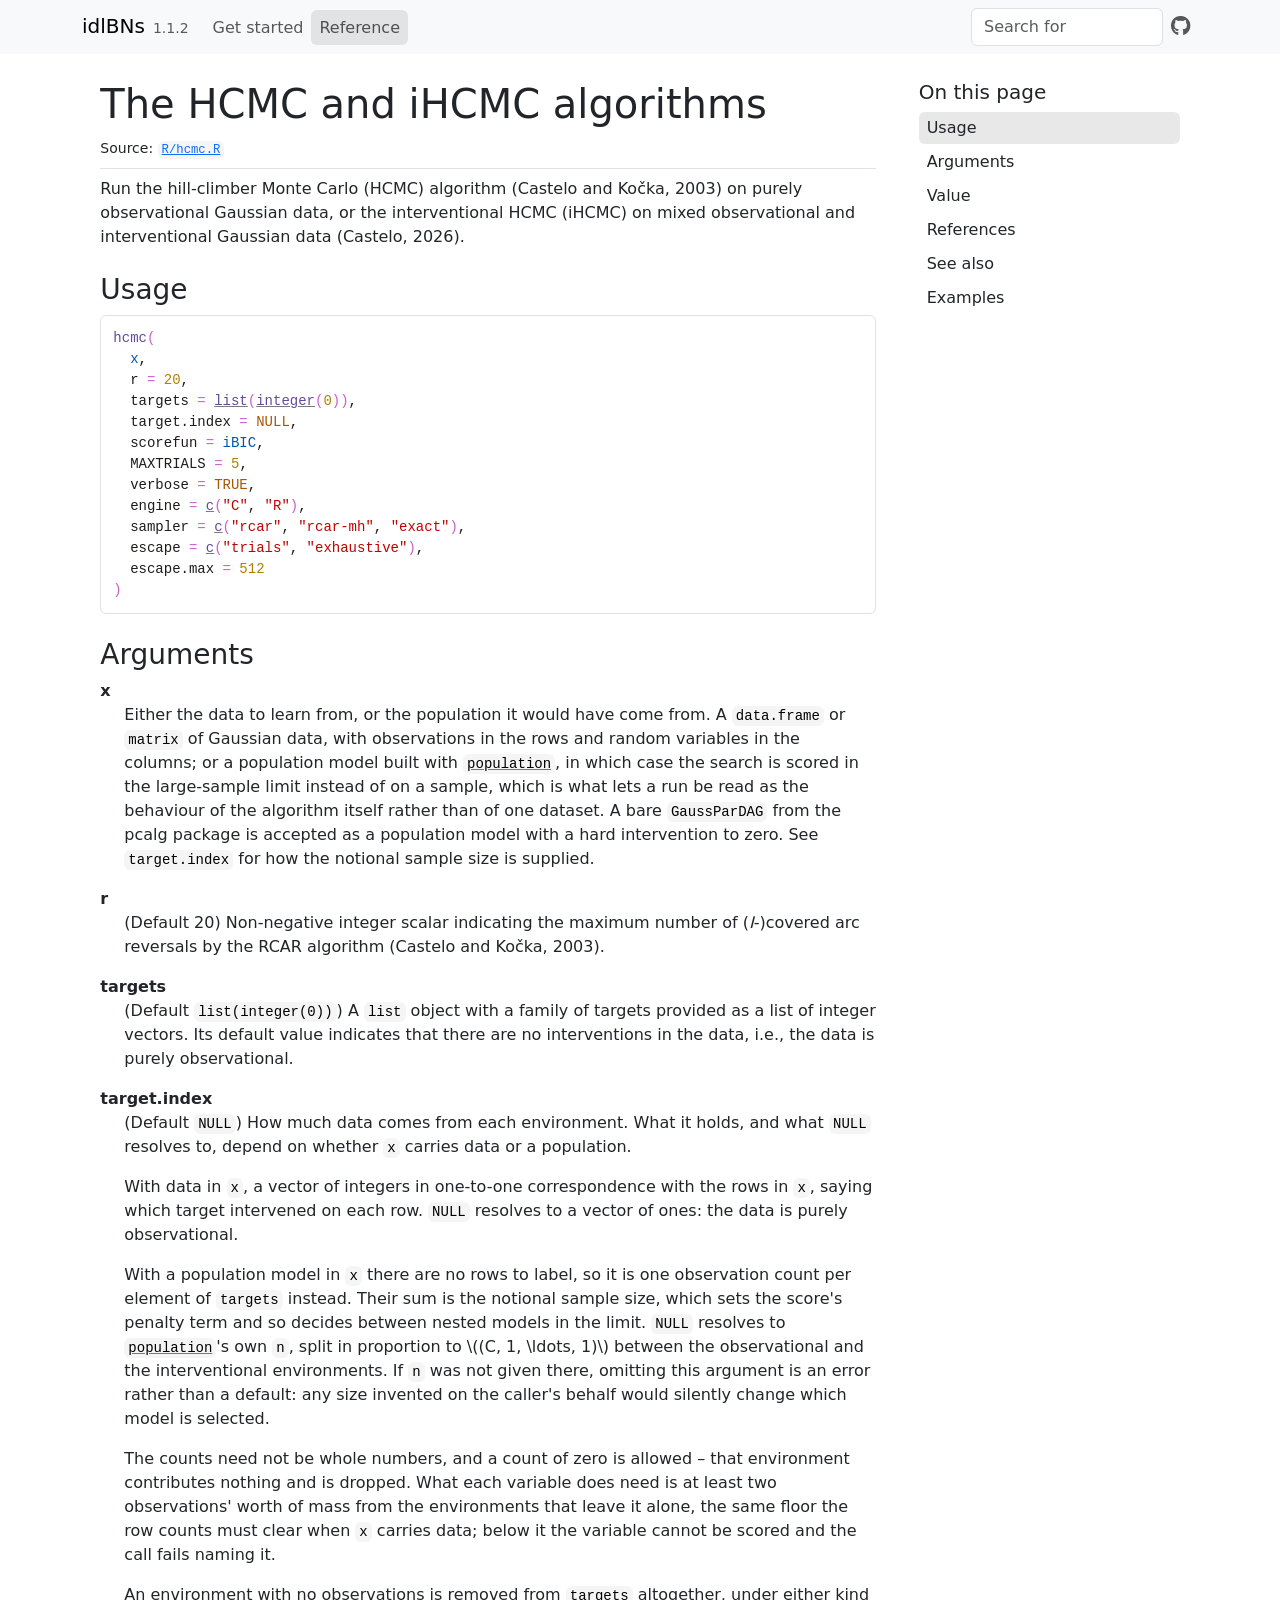
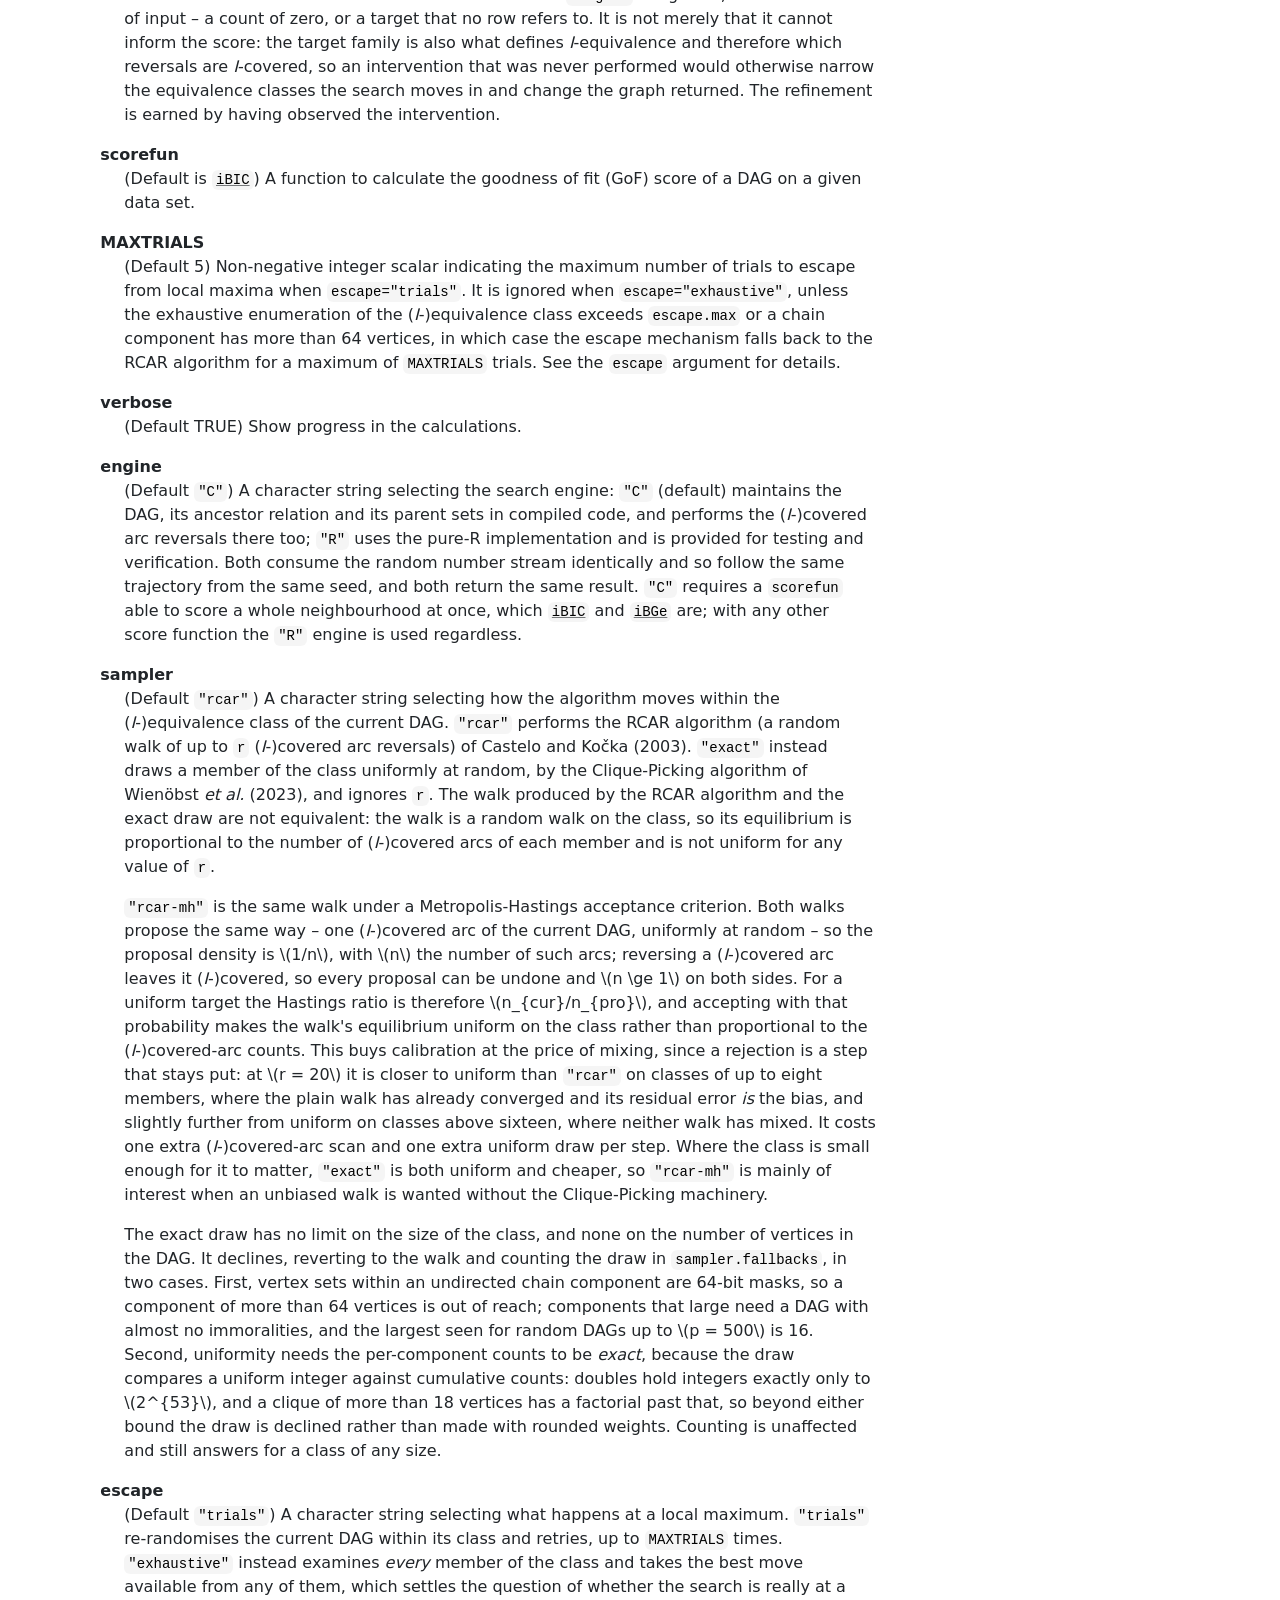
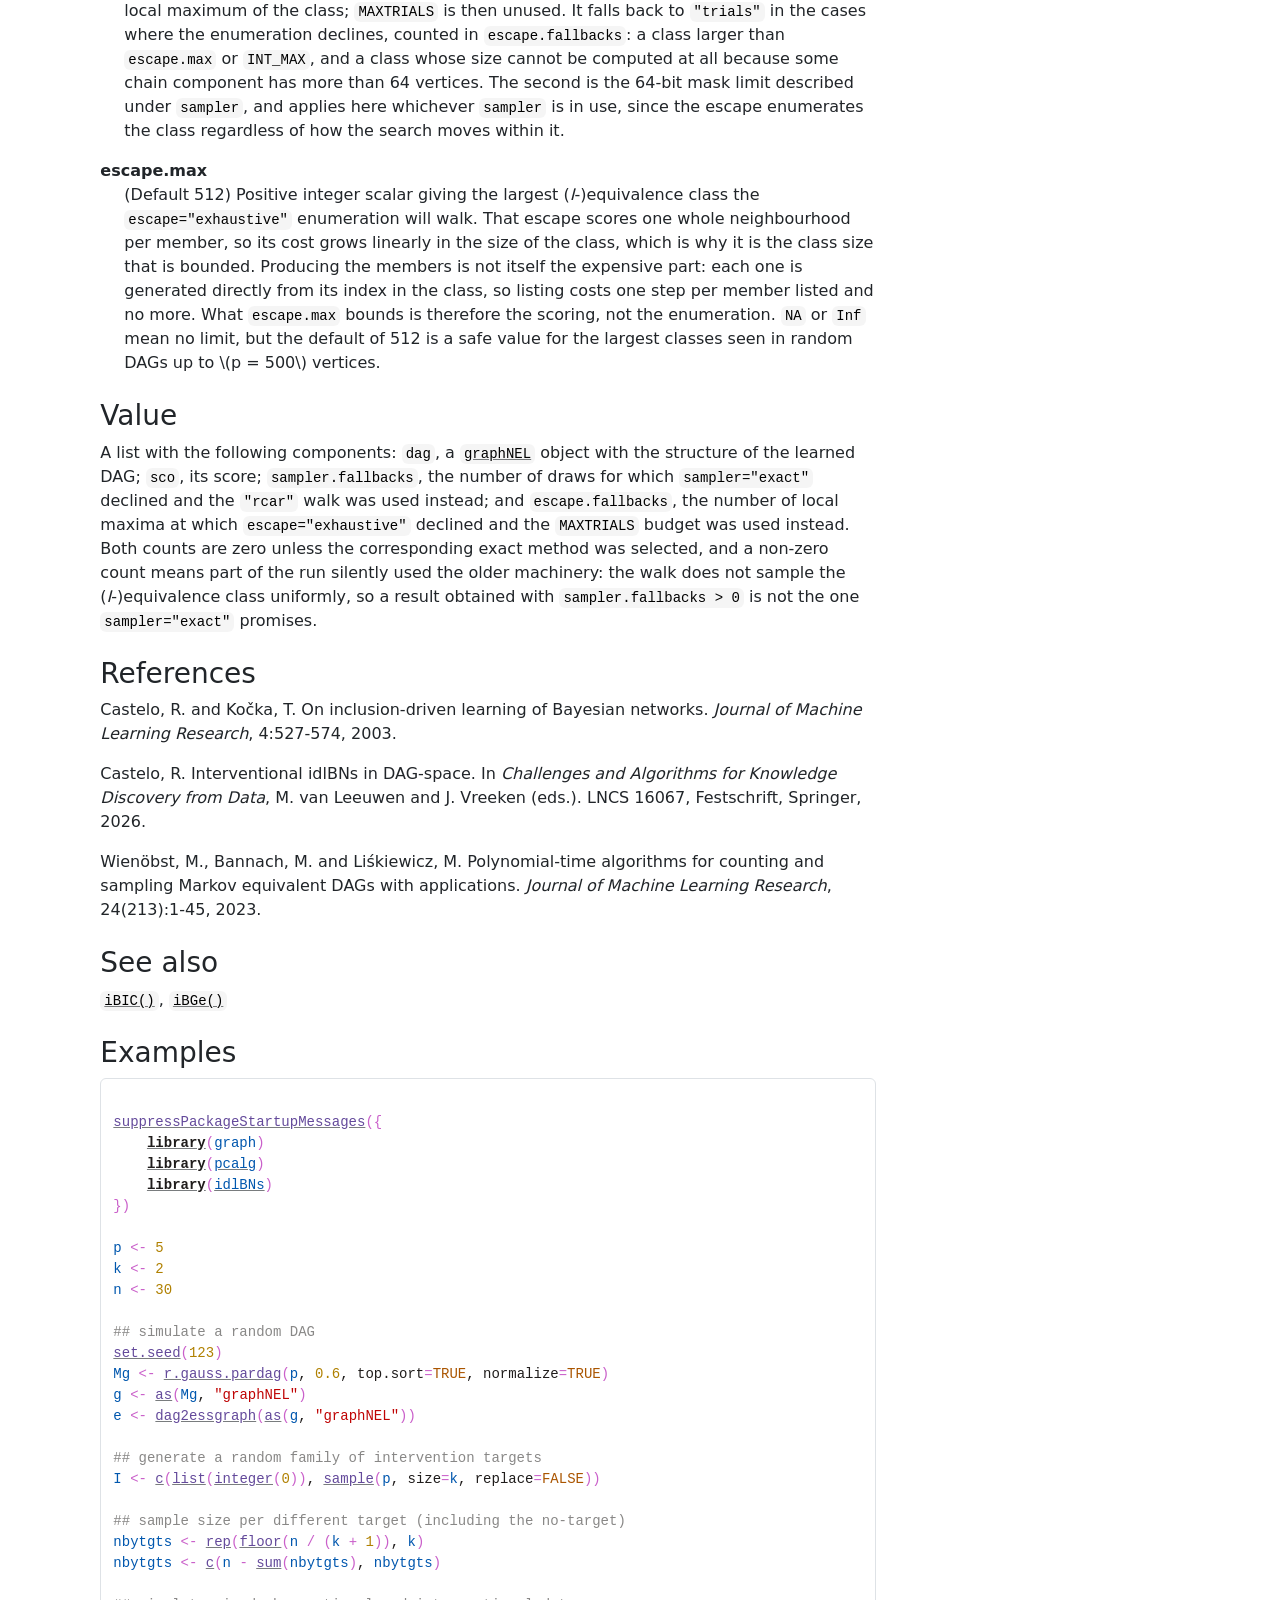
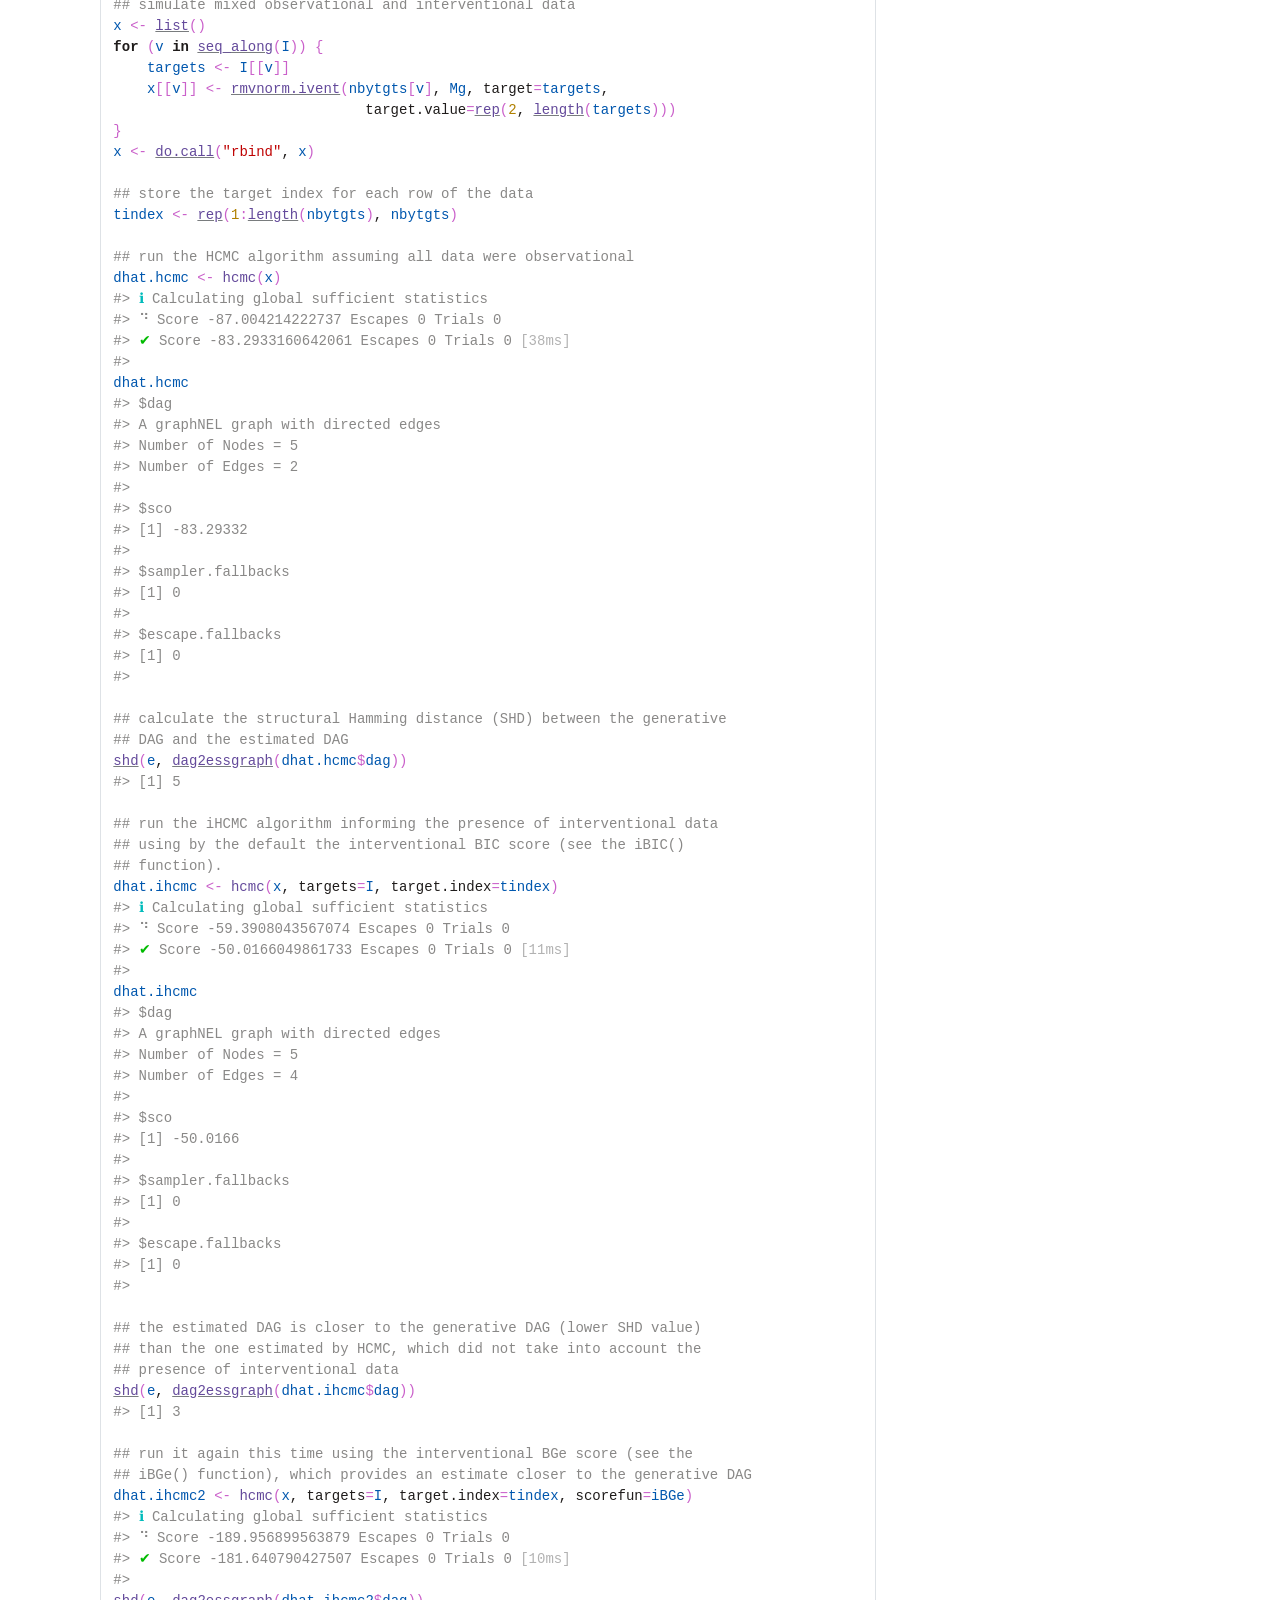
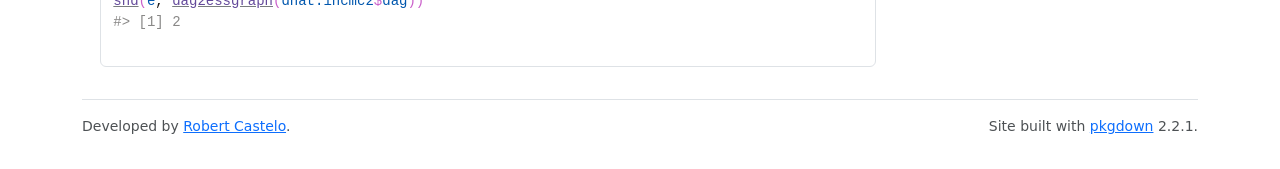
<file: reference/hcmc.html>
<!DOCTYPE html>
<!-- Generated by pkgdown: do not edit by hand --><html lang="en"><head><meta http-equiv="Content-Type" content="text/html; charset=UTF-8"><meta charset="utf-8"><meta http-equiv="X-UA-Compatible" content="IE=edge"><meta name="viewport" content="width=device-width, initial-scale=1, shrink-to-fit=no"><title>The HCMC and iHCMC algorithms — hcmc • idlBNs</title><script src="../deps/jquery-3.6.0/jquery-3.6.0.min.js"></script><meta name="viewport" content="width=device-width, initial-scale=1, shrink-to-fit=no"><link href="../deps/bootstrap-5.3.8/bootstrap.min.css" rel="stylesheet"><script src="../deps/bootstrap-5.3.8/bootstrap.bundle.min.js"></script><link href="../deps/font-awesome-6.5.2/css/all.min.css" rel="stylesheet"><link href="../deps/font-awesome-6.5.2/css/v4-shims.min.css" rel="stylesheet"><script src="../deps/headroom-0.11.0/headroom.min.js"></script><script src="../deps/headroom-0.11.0/jQuery.headroom.min.js"></script><script src="../deps/bootstrap-toc-1.0.1/bootstrap-toc.min.js"></script><script src="../deps/clipboard.js-2.0.11/clipboard.min.js"></script><script src="../deps/search-1.0.0/autocomplete.jquery.min.js"></script><script src="../deps/search-1.0.0/fuse.min.js"></script><script src="../deps/search-1.0.0/mark.min.js"></script><!-- pkgdown --><script src="../pkgdown.js"></script><meta property="og:title" content="The HCMC and iHCMC algorithms — hcmc"><meta name="description" content="Run the hill-climber Monte Carlo (HCMC) algorithm (Castelo and
Kočka, 2003) on purely observational Gaussian data, or the interventional
HCMC (iHCMC) on mixed observational and interventional Gaussian data
(Castelo, 2026)."><meta property="og:description" content="Run the hill-climber Monte Carlo (HCMC) algorithm (Castelo and
Kočka, 2003) on purely observational Gaussian data, or the interventional
HCMC (iHCMC) on mixed observational and interventional Gaussian data
(Castelo, 2026)."></head><body>
    <a href="#main" class="visually-hidden-focusable">Skip to contents</a>


    <nav class="navbar navbar-expand-lg fixed-top bg-light" data-bs-theme="light" aria-label="Site navigation"><div class="container">

    <a class="navbar-brand me-2" href="../index.html">idlBNs</a>

    <small class="nav-text text-muted me-auto" data-bs-toggle="tooltip" data-bs-placement="bottom" title="">1.1.2</small>


    <button class="navbar-toggler" type="button" data-bs-toggle="collapse" data-bs-target="#navbar" aria-controls="navbar" aria-expanded="false" aria-label="Toggle navigation">
      <span class="navbar-toggler-icon"></span>
    </button>

    <div id="navbar" class="collapse navbar-collapse ms-3">
      <ul class="navbar-nav me-auto"><li class="nav-item"><a class="nav-link" href="../articles/idlBNs.html">Get started</a></li>
<li class="active nav-item"><a class="nav-link" href="../reference/index.html">Reference</a></li>
      </ul><ul class="navbar-nav"><li class="nav-item"><form class="form-inline" role="search">
 <input class="form-control" type="search" name="search-input" id="search-input" autocomplete="off" aria-label="Search site" placeholder="Search for" data-search-index="../search.json"></form></li>
<li class="nav-item"><a class="external-link nav-link" href="https://github.com/rcastelo/idlBNs/" aria-label="GitHub"><span class="fa fab fa-github fa-lg"></span></a></li>
      </ul></div>


  </div>
</nav><div class="container template-reference-topic">
<div class="row">
  <main id="main" class="col-md-9"><div class="page-header">

      <h1>The HCMC and iHCMC algorithms</h1>
      <small class="dont-index">Source: <a href="https://github.com/rcastelo/idlBNs/blob/main/R/hcmc.R" class="external-link"><code>R/hcmc.R</code></a></small>
      <div class="d-none name"><code>hcmc.Rd</code></div>
    </div>

    <div class="ref-description section level2">
    <p>Run the hill-climber Monte Carlo (HCMC) algorithm (Castelo and
Kočka, 2003) on purely observational Gaussian data, or the interventional
HCMC (iHCMC) on mixed observational and interventional Gaussian data
(Castelo, 2026).</p>
    </div>

    <div class="section level2">
    <h2 id="ref-usage">Usage<a class="anchor" aria-label="anchor" href="#ref-usage"></a></h2>
    <div class="sourceCode"><pre class="sourceCode r"><code><span><span class="fu">hcmc</span><span class="op">(</span></span>
<span>  <span class="va">x</span>,</span>
<span>  r <span class="op">=</span> <span class="fl">20</span>,</span>
<span>  targets <span class="op">=</span> <span class="fu"><a href="https://rdrr.io/r/base/list.html" class="external-link">list</a></span><span class="op">(</span><span class="fu"><a href="https://rdrr.io/r/base/integer.html" class="external-link">integer</a></span><span class="op">(</span><span class="fl">0</span><span class="op">)</span><span class="op">)</span>,</span>
<span>  target.index <span class="op">=</span> <span class="cn">NULL</span>,</span>
<span>  scorefun <span class="op">=</span> <span class="va">iBIC</span>,</span>
<span>  MAXTRIALS <span class="op">=</span> <span class="fl">5</span>,</span>
<span>  verbose <span class="op">=</span> <span class="cn">TRUE</span>,</span>
<span>  engine <span class="op">=</span> <span class="fu"><a href="https://rdrr.io/r/base/c.html" class="external-link">c</a></span><span class="op">(</span><span class="st">"C"</span>, <span class="st">"R"</span><span class="op">)</span>,</span>
<span>  sampler <span class="op">=</span> <span class="fu"><a href="https://rdrr.io/r/base/c.html" class="external-link">c</a></span><span class="op">(</span><span class="st">"rcar"</span>, <span class="st">"rcar-mh"</span>, <span class="st">"exact"</span><span class="op">)</span>,</span>
<span>  escape <span class="op">=</span> <span class="fu"><a href="https://rdrr.io/r/base/c.html" class="external-link">c</a></span><span class="op">(</span><span class="st">"trials"</span>, <span class="st">"exhaustive"</span><span class="op">)</span>,</span>
<span>  escape.max <span class="op">=</span> <span class="fl">512</span></span>
<span><span class="op">)</span></span></code></pre></div>
    </div>

    <div class="section level2">
    <h2 id="arguments">Arguments<a class="anchor" aria-label="anchor" href="#arguments"></a></h2>


<dl><dt id="arg-x">x<a class="anchor" aria-label="anchor" href="#arg-x"></a></dt>
<dd><p>Either the data to learn from, or the population it would have
come from. A <code>data.frame</code> or <code>matrix</code> of Gaussian data, with observations
in the rows and random variables in the columns; or a population model
built with <code><a href="population.html">population</a></code>, in which case the search is scored in the
large-sample limit instead of on a sample, which is what lets a run be read
as the behaviour of the algorithm itself rather than of one dataset. A bare
<code>GaussParDAG</code> from the <span class="pkg">pcalg</span> package is accepted as a population
model with a hard intervention to zero. See <code>target.index</code> for how the
notional sample size is supplied.</p></dd>


<dt id="arg-r">r<a class="anchor" aria-label="anchor" href="#arg-r"></a></dt>
<dd><p>(Default 20) Non-negative integer scalar indicating the maximum
number of (<em>I</em>-)covered arc reversals by the RCAR algorithm (Castelo
and Kočka, 2003).</p></dd>


<dt id="arg-targets">targets<a class="anchor" aria-label="anchor" href="#arg-targets"></a></dt>
<dd><p>(Default <code>list(integer(0))</code>) A <code>list</code> object with a family of
targets provided as a list of integer vectors. Its default value indicates
that there are no interventions in the data, i.e., the data is purely
observational.</p></dd>


<dt id="arg-target-index">target.index<a class="anchor" aria-label="anchor" href="#arg-target-index"></a></dt>
<dd><p>(Default <code>NULL</code>) How much data comes from each
environment. What it holds, and what <code>NULL</code> resolves to, depend on whether
<code>x</code> carries data or a population.</p>
<p>With data in <code>x</code>, a vector of integers in one-to-one correspondence with
the rows in <code>x</code>, saying which target intervened on each row. <code>NULL</code>
resolves to a vector of ones: the data is purely observational.</p>
<p>With a population model in <code>x</code> there are no rows to label, so it is one
observation count per element of <code>targets</code> instead. Their sum is the
notional sample size, which sets the score's penalty term and so decides
between nested models in the limit. <code>NULL</code> resolves to <code><a href="population.html">population</a></code>'s own
<code>n</code>, split in proportion to \((C, 1, \ldots, 1)\) between the
observational and the interventional environments. If <code>n</code> was not given
there, omitting this argument is an error rather than a default: any size
invented on the caller's behalf would silently change which model is
selected.</p>
<p>The counts need not be whole numbers, and a count of zero is allowed –
that environment contributes nothing and is dropped. What each variable
does need is at least two observations' worth of mass from the environments
that leave it alone, the same floor the row counts must clear when <code>x</code>
carries data; below it the variable cannot be scored and the call fails
naming it.</p>
<p>An environment with no observations is removed from <code>targets</code> altogether,
under either kind of input – a count of zero, or a target that no row
refers to. It is not merely that it cannot inform the score: the target
family is also what defines <em>I</em>-equivalence and therefore which
reversals are <em>I</em>-covered, so an intervention that was never
performed would otherwise narrow the equivalence classes the search moves
in and change the graph returned. The refinement is earned by having
observed the intervention.</p></dd>


<dt id="arg-scorefun">scorefun<a class="anchor" aria-label="anchor" href="#arg-scorefun"></a></dt>
<dd><p>(Default is <code><a href="iBIC.html">iBIC</a></code>) A function to calculate the goodness
of fit (GoF) score of a DAG on a given data set.</p></dd>


<dt id="arg-maxtrials">MAXTRIALS<a class="anchor" aria-label="anchor" href="#arg-maxtrials"></a></dt>
<dd><p>(Default 5) Non-negative integer scalar indicating the
maximum number of trials to escape from local maxima when <code>escape="trials"</code>.
It is ignored when <code>escape="exhaustive"</code>, unless the exhaustive enumeration
of the (<em>I</em>-)equivalence class exceeds <code>escape.max</code> or a chain component
has more than 64 vertices, in which case the escape mechanism falls back to
the RCAR algorithm for a maximum of <code>MAXTRIALS</code> trials. See the <code>escape</code>
argument for details.</p></dd>


<dt id="arg-verbose">verbose<a class="anchor" aria-label="anchor" href="#arg-verbose"></a></dt>
<dd><p>(Default TRUE) Show progress in the calculations.</p></dd>


<dt id="arg-engine">engine<a class="anchor" aria-label="anchor" href="#arg-engine"></a></dt>
<dd><p>(Default <code>"C"</code>) A character string selecting the search
engine: <code>"C"</code> (default) maintains the DAG, its ancestor relation and its
parent sets in compiled code, and performs the (<em>I</em>-)covered arc
reversals there too; <code>"R"</code> uses the pure-R implementation and is provided
for testing and verification. Both consume the random number stream
identically and so follow the same trajectory from the same seed, and both
return the same result. <code>"C"</code> requires a <code>scorefun</code> able to score a whole
neighbourhood at once, which <code><a href="iBIC.html">iBIC</a></code> and <code><a href="iBGe.html">iBGe</a></code> are; with any other
score function the <code>"R"</code> engine is used regardless.</p></dd>


<dt id="arg-sampler">sampler<a class="anchor" aria-label="anchor" href="#arg-sampler"></a></dt>
<dd><p>(Default <code>"rcar"</code>) A character string selecting how the
algorithm moves within the (<em>I</em>-)equivalence class of the current DAG.
<code>"rcar"</code> performs the RCAR algorithm (a random walk of up to <code>r</code>
(<em>I</em>-)covered arc reversals) of Castelo and Kočka (2003). <code>"exact"</code>
instead draws a member of the class uniformly at random, by the
Clique-Picking algorithm of Wienöbst <em>et al.</em> (2023), and ignores <code>r</code>.
The walk produced by the RCAR algorithm and the exact draw are not
equivalent: the walk is a random walk on the class, so its equilibrium is
proportional to the number of (<em>I</em>-)covered arcs of each member and is
not uniform for any value of <code>r</code>.</p>
<p><code>"rcar-mh"</code> is the same walk under a Metropolis-Hastings acceptance
criterion. Both walks propose the same way – one (<em>I</em>-)covered arc
of the current DAG, uniformly at random – so the proposal density is
\(1/n\), with \(n\) the number of such arcs; reversing a
(<em>I</em>-)covered arc leaves it (<em>I</em>-)covered, so every proposal
can be undone and \(n \ge 1\) on both sides. For a uniform target the
Hastings ratio is therefore \(n_{cur}/n_{pro}\), and accepting with that
probability makes the walk's equilibrium uniform on the class rather than
proportional to the (<em>I</em>-)covered-arc counts. This buys calibration
at the price of mixing, since a rejection is a step that stays put: at
\(r = 20\) it is closer to uniform than <code>"rcar"</code> on classes of up to eight
members, where the plain walk has already converged and its residual error
<em>is</em> the bias, and slightly further from uniform on classes above sixteen,
where neither walk has mixed. It costs one extra (<em>I</em>-)covered-arc
scan and one extra uniform draw per step. Where the class is small enough
for it to matter, <code>"exact"</code> is both uniform and cheaper, so <code>"rcar-mh"</code> is
mainly of interest when an unbiased walk is wanted without the
Clique-Picking machinery.</p>
<p>The exact draw has no limit on the size
of the class, and none on the number of vertices in the DAG. It declines,
reverting to the walk and counting the draw in <code>sampler.fallbacks</code>, in two
cases. First, vertex sets within an undirected chain component are 64-bit
masks, so a component of more than 64 vertices is out of reach; components
that large need a DAG with almost no immoralities, and the largest seen for
random DAGs up to \(p = 500\) is 16. Second, uniformity needs the
per-component counts to be <em>exact</em>, because the draw compares a
uniform integer against cumulative counts: doubles hold integers exactly
only to \(2^{53}\), and a clique of more than 18 vertices has a
factorial past that, so beyond either bound the draw is declined rather
than made with rounded weights. Counting is unaffected and still answers
for a class of any size.</p></dd>


<dt id="arg-escape">escape<a class="anchor" aria-label="anchor" href="#arg-escape"></a></dt>
<dd><p>(Default <code>"trials"</code>) A character string selecting what happens
at a local maximum. <code>"trials"</code> re-randomises the current DAG within its
class and retries, up to <code>MAXTRIALS</code> times. <code>"exhaustive"</code> instead examines
<em>every</em> member of the class and takes the best move available from any
of them, which settles the question of whether the search is really at a
local maximum of the class; <code>MAXTRIALS</code> is then unused. It falls back to
<code>"trials"</code> in the cases where the enumeration declines, counted in
<code>escape.fallbacks</code>: a class larger than <code>escape.max</code> or <code>INT_MAX</code>, and a
class whose size cannot be computed at all because some chain component has
more than 64 vertices. The second is the 64-bit mask limit described under
<code>sampler</code>, and applies here whichever <code>sampler</code> is in use, since the escape
enumerates the class regardless of how the search moves within it.</p></dd>


<dt id="arg-escape-max">escape.max<a class="anchor" aria-label="anchor" href="#arg-escape-max"></a></dt>
<dd><p>(Default 512) Positive integer scalar giving the largest
(<em>I</em>-)equivalence class the <code>escape="exhaustive"</code> enumeration will
walk. That escape scores one whole neighbourhood per member, so its cost
grows linearly in the size of the class, which is why it is the class size
that is bounded. Producing the members is not itself the expensive part:
each one is generated directly from its index in the class, so listing
costs one step per member listed and no more. What <code>escape.max</code> bounds is
therefore the scoring, not the enumeration. <code>NA</code> or <code>Inf</code> mean no limit,
but the default of 512 is a safe value for the largest classes seen in
random DAGs up to \(p = 500\) vertices.</p></dd>

</dl></div>
    <div class="section level2">
    <h2 id="value">Value<a class="anchor" aria-label="anchor" href="#value"></a></h2>
    <p>A list with the following components: <code>dag</code>, a
<code><a href="https://rdrr.io/pkg/graph/man/graphNEL-class.html" class="external-link">graphNEL</a></code> object with the structure of the learned
DAG; <code>sco</code>, its score; <code>sampler.fallbacks</code>, the number of draws for which
<code>sampler="exact"</code> declined and the <code>"rcar"</code> walk was used instead; and
<code>escape.fallbacks</code>, the number of local maxima at which
<code>escape="exhaustive"</code> declined and the <code>MAXTRIALS</code> budget was used instead.
Both counts are zero unless the corresponding exact method was selected, and
a non-zero count means part of the run silently used the older machinery:
the walk does not sample the (<em>I</em>-)equivalence class uniformly, so a
result obtained with <code>sampler.fallbacks &gt; 0</code> is not the one
<code>sampler="exact"</code> promises.</p>
    </div>
    <div class="section level2">
    <h2 id="references">References<a class="anchor" aria-label="anchor" href="#references"></a></h2>
    <p>Castelo, R. and Kočka, T. On inclusion-driven learning of
Bayesian networks. <em>Journal of Machine Learning Research</em>, 4:527-574, 2003.</p>
<p>Castelo, R. Interventional idlBNs in DAG-space. In <em>Challenges
and Algorithms for Knowledge Discovery from Data</em>, M. van Leeuwen and
J.  Vreeken (eds.). LNCS 16067, Festschrift, Springer, 2026.</p>
<p>Wienöbst, M., Bannach, M. and Liśkiewicz, M. Polynomial-time
algorithms for counting and sampling Markov equivalent DAGs with
applications. <em>Journal of Machine Learning Research</em>, 24(213):1-45, 2023.</p>
    </div>
    <div class="section level2">
    <h2 id="see-also">See also<a class="anchor" aria-label="anchor" href="#see-also"></a></h2>
    <div class="dont-index"><p><code><a href="iBIC.html">iBIC()</a></code>, <code><a href="iBGe.html">iBGe()</a></code></p></div>
    </div>

    <div class="section level2">
    <h2 id="ref-examples">Examples<a class="anchor" aria-label="anchor" href="#ref-examples"></a></h2>
    <div class="sourceCode"><pre class="sourceCode r"><code><span class="r-in"><span></span></span>
<span class="r-in"><span><span class="fu"><a href="https://rdrr.io/r/base/message.html" class="external-link">suppressPackageStartupMessages</a></span><span class="op">(</span><span class="op">{</span></span></span>
<span class="r-in"><span>    <span class="kw"><a href="https://rdrr.io/r/base/library.html" class="external-link">library</a></span><span class="op">(</span><span class="va">graph</span><span class="op">)</span></span></span>
<span class="r-in"><span>    <span class="kw"><a href="https://rdrr.io/r/base/library.html" class="external-link">library</a></span><span class="op">(</span><span class="va"><a href="https://pcalg.r-forge.r-project.org/" class="external-link">pcalg</a></span><span class="op">)</span></span></span>
<span class="r-in"><span>    <span class="kw"><a href="https://rdrr.io/r/base/library.html" class="external-link">library</a></span><span class="op">(</span><span class="va"><a href="https://rcastelo.github.io/idlBNs/">idlBNs</a></span><span class="op">)</span></span></span>
<span class="r-in"><span><span class="op">}</span><span class="op">)</span></span></span>
<span class="r-in"><span></span></span>
<span class="r-in"><span><span class="va">p</span> <span class="op">&lt;-</span> <span class="fl">5</span></span></span>
<span class="r-in"><span><span class="va">k</span> <span class="op">&lt;-</span> <span class="fl">2</span></span></span>
<span class="r-in"><span><span class="va">n</span> <span class="op">&lt;-</span> <span class="fl">30</span></span></span>
<span class="r-in"><span></span></span>
<span class="r-in"><span><span class="co">## simulate a random DAG</span></span></span>
<span class="r-in"><span><span class="fu"><a href="https://rdrr.io/r/base/Random.html" class="external-link">set.seed</a></span><span class="op">(</span><span class="fl">123</span><span class="op">)</span></span></span>
<span class="r-in"><span><span class="va">Mg</span> <span class="op">&lt;-</span> <span class="fu"><a href="https://rdrr.io/pkg/pcalg/man/r.gauss.pardag.html" class="external-link">r.gauss.pardag</a></span><span class="op">(</span><span class="va">p</span>, <span class="fl">0.6</span>, top.sort<span class="op">=</span><span class="cn">TRUE</span>, normalize<span class="op">=</span><span class="cn">TRUE</span><span class="op">)</span></span></span>
<span class="r-in"><span><span class="va">g</span> <span class="op">&lt;-</span> <span class="fu"><a href="https://rdrr.io/r/methods/as.html" class="external-link">as</a></span><span class="op">(</span><span class="va">Mg</span>, <span class="st">"graphNEL"</span><span class="op">)</span></span></span>
<span class="r-in"><span><span class="va">e</span> <span class="op">&lt;-</span> <span class="fu"><a href="https://rdrr.io/pkg/pcalg/man/dag2essgraph.html" class="external-link">dag2essgraph</a></span><span class="op">(</span><span class="fu"><a href="https://rdrr.io/r/methods/as.html" class="external-link">as</a></span><span class="op">(</span><span class="va">g</span>, <span class="st">"graphNEL"</span><span class="op">)</span><span class="op">)</span></span></span>
<span class="r-in"><span></span></span>
<span class="r-in"><span><span class="co">## generate a random family of intervention targets</span></span></span>
<span class="r-in"><span><span class="va">I</span> <span class="op">&lt;-</span> <span class="fu"><a href="https://rdrr.io/r/base/c.html" class="external-link">c</a></span><span class="op">(</span><span class="fu"><a href="https://rdrr.io/r/base/list.html" class="external-link">list</a></span><span class="op">(</span><span class="fu"><a href="https://rdrr.io/r/base/integer.html" class="external-link">integer</a></span><span class="op">(</span><span class="fl">0</span><span class="op">)</span><span class="op">)</span>, <span class="fu"><a href="https://rdrr.io/r/base/sample.html" class="external-link">sample</a></span><span class="op">(</span><span class="va">p</span>, size<span class="op">=</span><span class="va">k</span>, replace<span class="op">=</span><span class="cn">FALSE</span><span class="op">)</span><span class="op">)</span></span></span>
<span class="r-in"><span></span></span>
<span class="r-in"><span><span class="co">## sample size per different target (including the no-target)</span></span></span>
<span class="r-in"><span><span class="va">nbytgts</span> <span class="op">&lt;-</span> <span class="fu"><a href="https://rdrr.io/r/base/rep.html" class="external-link">rep</a></span><span class="op">(</span><span class="fu"><a href="https://rdrr.io/r/base/Round.html" class="external-link">floor</a></span><span class="op">(</span><span class="va">n</span> <span class="op">/</span> <span class="op">(</span><span class="va">k</span> <span class="op">+</span> <span class="fl">1</span><span class="op">)</span><span class="op">)</span>, <span class="va">k</span><span class="op">)</span></span></span>
<span class="r-in"><span><span class="va">nbytgts</span> <span class="op">&lt;-</span> <span class="fu"><a href="https://rdrr.io/r/base/c.html" class="external-link">c</a></span><span class="op">(</span><span class="va">n</span> <span class="op">-</span> <span class="fu"><a href="https://rdrr.io/r/base/sum.html" class="external-link">sum</a></span><span class="op">(</span><span class="va">nbytgts</span><span class="op">)</span>, <span class="va">nbytgts</span><span class="op">)</span></span></span>
<span class="r-in"><span></span></span>
<span class="r-in"><span><span class="co">## simulate mixed observational and interventional data</span></span></span>
<span class="r-in"><span><span class="va">x</span> <span class="op">&lt;-</span> <span class="fu"><a href="https://rdrr.io/r/base/list.html" class="external-link">list</a></span><span class="op">(</span><span class="op">)</span></span></span>
<span class="r-in"><span><span class="kw">for</span> <span class="op">(</span><span class="va">v</span> <span class="kw">in</span> <span class="fu"><a href="https://rdrr.io/r/base/seq.html" class="external-link">seq_along</a></span><span class="op">(</span><span class="va">I</span><span class="op">)</span><span class="op">)</span> <span class="op">{</span></span></span>
<span class="r-in"><span>    <span class="va">targets</span> <span class="op">&lt;-</span> <span class="va">I</span><span class="op">[[</span><span class="va">v</span><span class="op">]</span><span class="op">]</span></span></span>
<span class="r-in"><span>    <span class="va">x</span><span class="op">[[</span><span class="va">v</span><span class="op">]</span><span class="op">]</span> <span class="op">&lt;-</span> <span class="fu"><a href="https://rdrr.io/pkg/pcalg/man/rmvnorm.ivent.html" class="external-link">rmvnorm.ivent</a></span><span class="op">(</span><span class="va">nbytgts</span><span class="op">[</span><span class="va">v</span><span class="op">]</span>, <span class="va">Mg</span>, target<span class="op">=</span><span class="va">targets</span>,</span></span>
<span class="r-in"><span>                              target.value<span class="op">=</span><span class="fu"><a href="https://rdrr.io/r/base/rep.html" class="external-link">rep</a></span><span class="op">(</span><span class="fl">2</span>, <span class="fu"><a href="https://rdrr.io/r/base/length.html" class="external-link">length</a></span><span class="op">(</span><span class="va">targets</span><span class="op">)</span><span class="op">)</span><span class="op">)</span></span></span>
<span class="r-in"><span><span class="op">}</span></span></span>
<span class="r-in"><span><span class="va">x</span> <span class="op">&lt;-</span> <span class="fu"><a href="https://rdrr.io/pkg/BiocGenerics/man/do.call.html" class="external-link">do.call</a></span><span class="op">(</span><span class="st">"rbind"</span>, <span class="va">x</span><span class="op">)</span></span></span>
<span class="r-in"><span></span></span>
<span class="r-in"><span><span class="co">## store the target index for each row of the data</span></span></span>
<span class="r-in"><span><span class="va">tindex</span> <span class="op">&lt;-</span> <span class="fu"><a href="https://rdrr.io/r/base/rep.html" class="external-link">rep</a></span><span class="op">(</span><span class="fl">1</span><span class="op">:</span><span class="fu"><a href="https://rdrr.io/r/base/length.html" class="external-link">length</a></span><span class="op">(</span><span class="va">nbytgts</span><span class="op">)</span>, <span class="va">nbytgts</span><span class="op">)</span></span></span>
<span class="r-in"><span></span></span>
<span class="r-in"><span><span class="co">## run the HCMC algorithm assuming all data were observational</span></span></span>
<span class="r-in"><span><span class="va">dhat.hcmc</span> <span class="op">&lt;-</span> <span class="fu">hcmc</span><span class="op">(</span><span class="va">x</span><span class="op">)</span></span></span>
<span class="r-msg co"><span class="r-pr">#&gt;</span> <span style="color: #00BBBB;">ℹ</span> Calculating global sufficient statistics</span>
<span class="r-msg co"><span class="r-pr">#&gt;</span> ⠙ Score -87.004214222737 Escapes 0 Trials 0</span>
<span class="r-msg co"><span class="r-pr">#&gt;</span> <span style="color: #00BB00;">✔</span> Score -83.2933160642061 Escapes 0 Trials 0 <span style="color: #B2B2B2;">[38ms]</span></span>
<span class="r-msg co"><span class="r-pr">#&gt;</span> </span>
<span class="r-in"><span><span class="va">dhat.hcmc</span></span></span>
<span class="r-out co"><span class="r-pr">#&gt;</span> $dag</span>
<span class="r-out co"><span class="r-pr">#&gt;</span> A graphNEL graph with directed edges</span>
<span class="r-out co"><span class="r-pr">#&gt;</span> Number of Nodes = 5 </span>
<span class="r-out co"><span class="r-pr">#&gt;</span> Number of Edges = 2 </span>
<span class="r-out co"><span class="r-pr">#&gt;</span> </span>
<span class="r-out co"><span class="r-pr">#&gt;</span> $sco</span>
<span class="r-out co"><span class="r-pr">#&gt;</span> [1] -83.29332</span>
<span class="r-out co"><span class="r-pr">#&gt;</span> </span>
<span class="r-out co"><span class="r-pr">#&gt;</span> $sampler.fallbacks</span>
<span class="r-out co"><span class="r-pr">#&gt;</span> [1] 0</span>
<span class="r-out co"><span class="r-pr">#&gt;</span> </span>
<span class="r-out co"><span class="r-pr">#&gt;</span> $escape.fallbacks</span>
<span class="r-out co"><span class="r-pr">#&gt;</span> [1] 0</span>
<span class="r-out co"><span class="r-pr">#&gt;</span> </span>
<span class="r-in"><span></span></span>
<span class="r-in"><span><span class="co">## calculate the structural Hamming distance (SHD) between the generative</span></span></span>
<span class="r-in"><span><span class="co">## DAG and the estimated DAG</span></span></span>
<span class="r-in"><span><span class="fu"><a href="https://rdrr.io/pkg/pcalg/man/shd.html" class="external-link">shd</a></span><span class="op">(</span><span class="va">e</span>, <span class="fu"><a href="https://rdrr.io/pkg/pcalg/man/dag2essgraph.html" class="external-link">dag2essgraph</a></span><span class="op">(</span><span class="va">dhat.hcmc</span><span class="op">$</span><span class="va">dag</span><span class="op">)</span><span class="op">)</span></span></span>
<span class="r-out co"><span class="r-pr">#&gt;</span> [1] 5</span>
<span class="r-in"><span></span></span>
<span class="r-in"><span><span class="co">## run the iHCMC algorithm informing the presence of interventional data</span></span></span>
<span class="r-in"><span><span class="co">## using by the default the interventional BIC score (see the iBIC()</span></span></span>
<span class="r-in"><span><span class="co">## function).</span></span></span>
<span class="r-in"><span><span class="va">dhat.ihcmc</span> <span class="op">&lt;-</span> <span class="fu">hcmc</span><span class="op">(</span><span class="va">x</span>, targets<span class="op">=</span><span class="va">I</span>, target.index<span class="op">=</span><span class="va">tindex</span><span class="op">)</span></span></span>
<span class="r-msg co"><span class="r-pr">#&gt;</span> <span style="color: #00BBBB;">ℹ</span> Calculating global sufficient statistics</span>
<span class="r-msg co"><span class="r-pr">#&gt;</span> ⠙ Score -59.3908043567074 Escapes 0 Trials 0</span>
<span class="r-msg co"><span class="r-pr">#&gt;</span> <span style="color: #00BB00;">✔</span> Score -50.0166049861733 Escapes 0 Trials 0 <span style="color: #B2B2B2;">[11ms]</span></span>
<span class="r-msg co"><span class="r-pr">#&gt;</span> </span>
<span class="r-in"><span><span class="va">dhat.ihcmc</span></span></span>
<span class="r-out co"><span class="r-pr">#&gt;</span> $dag</span>
<span class="r-out co"><span class="r-pr">#&gt;</span> A graphNEL graph with directed edges</span>
<span class="r-out co"><span class="r-pr">#&gt;</span> Number of Nodes = 5 </span>
<span class="r-out co"><span class="r-pr">#&gt;</span> Number of Edges = 4 </span>
<span class="r-out co"><span class="r-pr">#&gt;</span> </span>
<span class="r-out co"><span class="r-pr">#&gt;</span> $sco</span>
<span class="r-out co"><span class="r-pr">#&gt;</span> [1] -50.0166</span>
<span class="r-out co"><span class="r-pr">#&gt;</span> </span>
<span class="r-out co"><span class="r-pr">#&gt;</span> $sampler.fallbacks</span>
<span class="r-out co"><span class="r-pr">#&gt;</span> [1] 0</span>
<span class="r-out co"><span class="r-pr">#&gt;</span> </span>
<span class="r-out co"><span class="r-pr">#&gt;</span> $escape.fallbacks</span>
<span class="r-out co"><span class="r-pr">#&gt;</span> [1] 0</span>
<span class="r-out co"><span class="r-pr">#&gt;</span> </span>
<span class="r-in"><span></span></span>
<span class="r-in"><span><span class="co">## the estimated DAG is closer to the generative DAG (lower SHD value)</span></span></span>
<span class="r-in"><span><span class="co">## than the one estimated by HCMC, which did not take into account the</span></span></span>
<span class="r-in"><span><span class="co">## presence of interventional data</span></span></span>
<span class="r-in"><span><span class="fu"><a href="https://rdrr.io/pkg/pcalg/man/shd.html" class="external-link">shd</a></span><span class="op">(</span><span class="va">e</span>, <span class="fu"><a href="https://rdrr.io/pkg/pcalg/man/dag2essgraph.html" class="external-link">dag2essgraph</a></span><span class="op">(</span><span class="va">dhat.ihcmc</span><span class="op">$</span><span class="va">dag</span><span class="op">)</span><span class="op">)</span></span></span>
<span class="r-out co"><span class="r-pr">#&gt;</span> [1] 3</span>
<span class="r-in"><span></span></span>
<span class="r-in"><span><span class="co">## run it again this time using the interventional BGe score (see the</span></span></span>
<span class="r-in"><span><span class="co">## iBGe() function), which provides an estimate closer to the generative DAG</span></span></span>
<span class="r-in"><span><span class="va">dhat.ihcmc2</span> <span class="op">&lt;-</span> <span class="fu">hcmc</span><span class="op">(</span><span class="va">x</span>, targets<span class="op">=</span><span class="va">I</span>, target.index<span class="op">=</span><span class="va">tindex</span>, scorefun<span class="op">=</span><span class="va">iBGe</span><span class="op">)</span></span></span>
<span class="r-msg co"><span class="r-pr">#&gt;</span> <span style="color: #00BBBB;">ℹ</span> Calculating global sufficient statistics</span>
<span class="r-msg co"><span class="r-pr">#&gt;</span> ⠙ Score -189.956899563879 Escapes 0 Trials 0</span>
<span class="r-msg co"><span class="r-pr">#&gt;</span> <span style="color: #00BB00;">✔</span> Score -181.640790427507 Escapes 0 Trials 0 <span style="color: #B2B2B2;">[10ms]</span></span>
<span class="r-msg co"><span class="r-pr">#&gt;</span> </span>
<span class="r-in"><span><span class="fu"><a href="https://rdrr.io/pkg/pcalg/man/shd.html" class="external-link">shd</a></span><span class="op">(</span><span class="va">e</span>, <span class="fu"><a href="https://rdrr.io/pkg/pcalg/man/dag2essgraph.html" class="external-link">dag2essgraph</a></span><span class="op">(</span><span class="va">dhat.ihcmc2</span><span class="op">$</span><span class="va">dag</span><span class="op">)</span><span class="op">)</span></span></span>
<span class="r-out co"><span class="r-pr">#&gt;</span> [1] 2</span>
<span class="r-in"><span></span></span>
</code></pre></div>
    </div>
  </main><aside class="col-md-3"><nav id="toc" aria-label="Table of contents"><h2>On this page</h2>
    </nav></aside></div>


    <footer><div class="pkgdown-footer-left">
  <p>Developed by <a href="https://github.com/rcastelo" class="external-link">Robert Castelo</a>.</p>
</div>

<div class="pkgdown-footer-right">
  <p>Site built with <a href="https://pkgdown.r-lib.org/" class="external-link">pkgdown</a> 2.2.1.</p>
</div>

    </footer></div>





  </body></html>
</file>
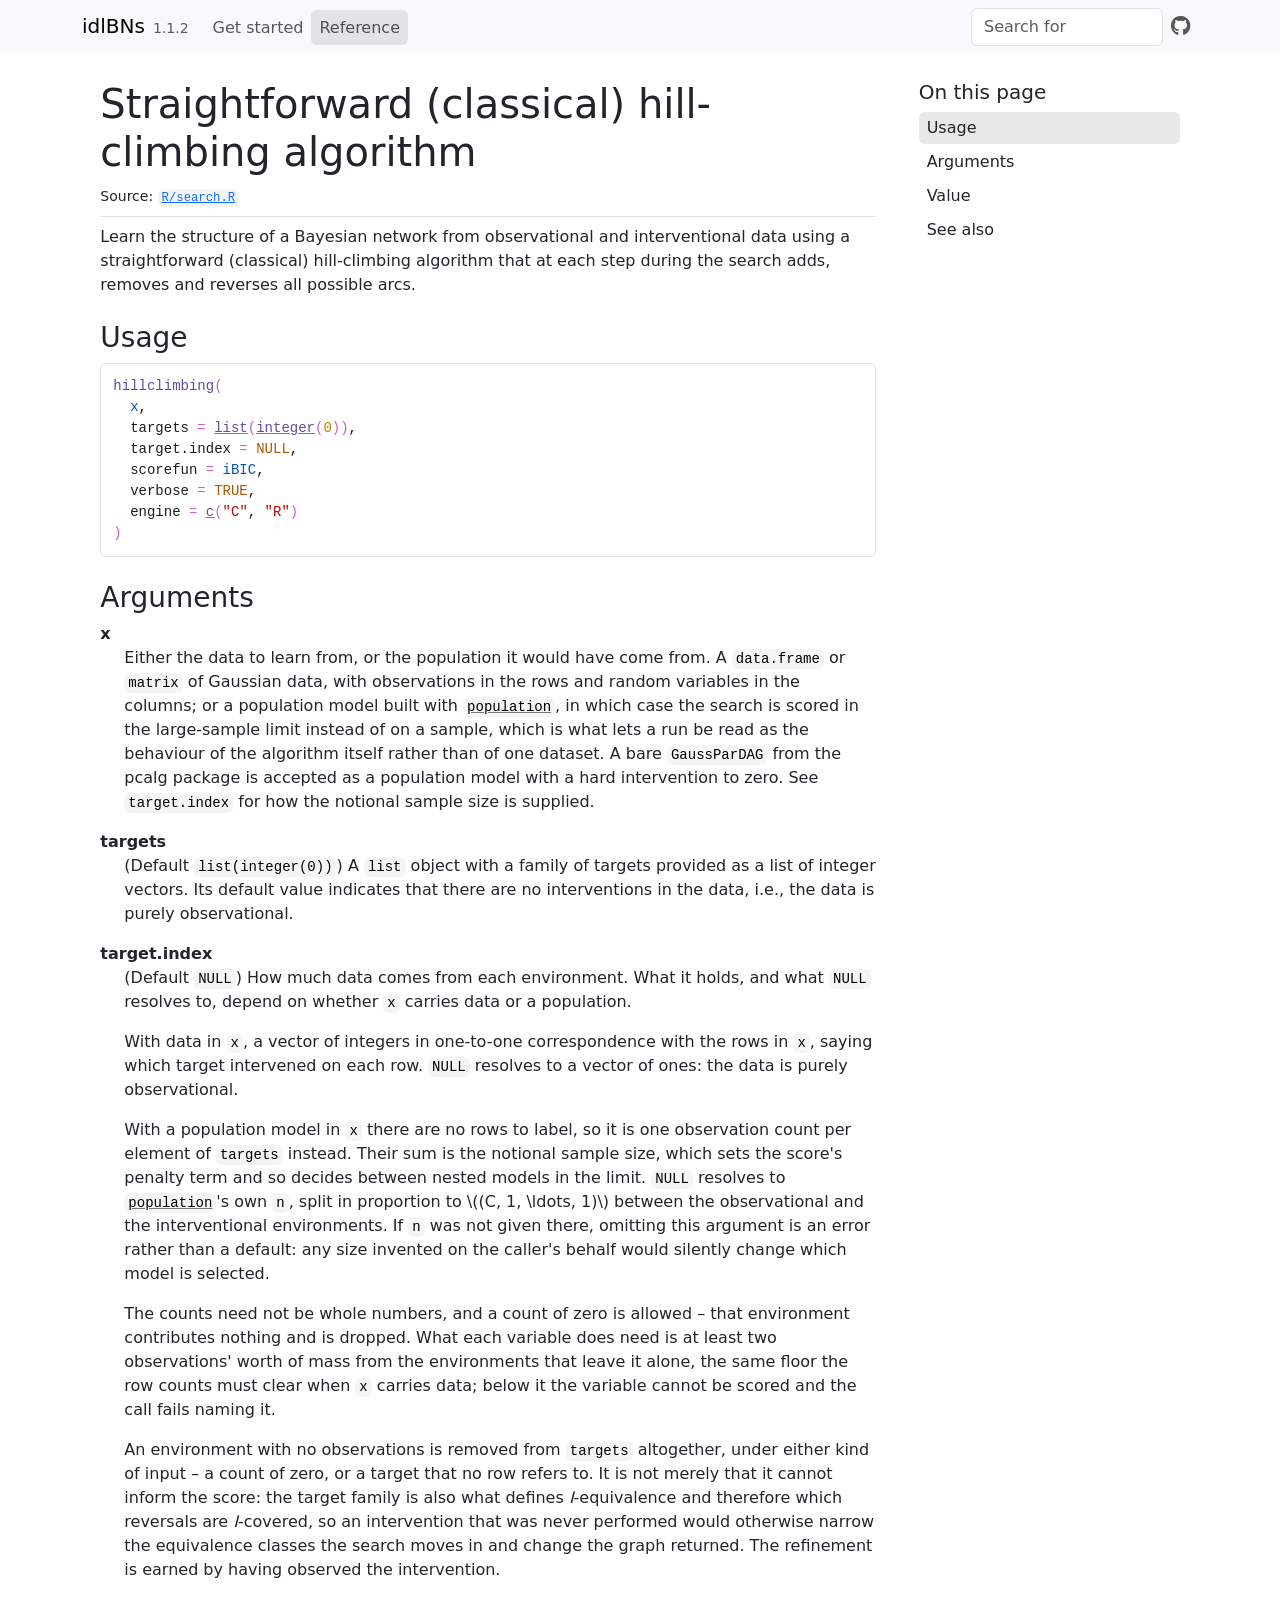
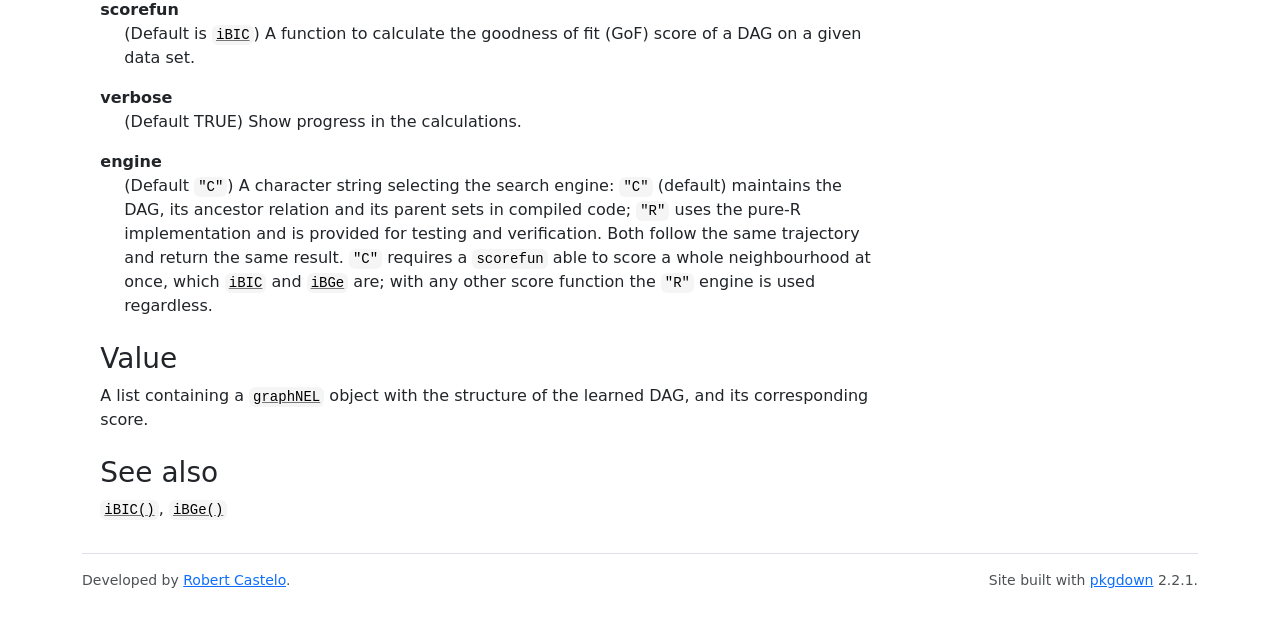
<file: reference/hillclimbing.html>
<!DOCTYPE html>
<!-- Generated by pkgdown: do not edit by hand --><html lang="en"><head><meta http-equiv="Content-Type" content="text/html; charset=UTF-8"><meta charset="utf-8"><meta http-equiv="X-UA-Compatible" content="IE=edge"><meta name="viewport" content="width=device-width, initial-scale=1, shrink-to-fit=no"><title>Straightforward (classical) hill-climbing algorithm — hillclimbing • idlBNs</title><script src="../deps/jquery-3.6.0/jquery-3.6.0.min.js"></script><meta name="viewport" content="width=device-width, initial-scale=1, shrink-to-fit=no"><link href="../deps/bootstrap-5.3.8/bootstrap.min.css" rel="stylesheet"><script src="../deps/bootstrap-5.3.8/bootstrap.bundle.min.js"></script><link href="../deps/font-awesome-6.5.2/css/all.min.css" rel="stylesheet"><link href="../deps/font-awesome-6.5.2/css/v4-shims.min.css" rel="stylesheet"><script src="../deps/headroom-0.11.0/headroom.min.js"></script><script src="../deps/headroom-0.11.0/jQuery.headroom.min.js"></script><script src="../deps/bootstrap-toc-1.0.1/bootstrap-toc.min.js"></script><script src="../deps/clipboard.js-2.0.11/clipboard.min.js"></script><script src="../deps/search-1.0.0/autocomplete.jquery.min.js"></script><script src="../deps/search-1.0.0/fuse.min.js"></script><script src="../deps/search-1.0.0/mark.min.js"></script><!-- pkgdown --><script src="../pkgdown.js"></script><meta property="og:title" content="Straightforward (classical) hill-climbing algorithm — hillclimbing"><meta name="description" content="Learn the structure of a Bayesian network from observational
and interventional data using a straightforward (classical) hill-climbing
algorithm that at each step during the search adds, removes and reverses all
possible arcs."><meta property="og:description" content="Learn the structure of a Bayesian network from observational
and interventional data using a straightforward (classical) hill-climbing
algorithm that at each step during the search adds, removes and reverses all
possible arcs."></head><body>
    <a href="#main" class="visually-hidden-focusable">Skip to contents</a>


    <nav class="navbar navbar-expand-lg fixed-top bg-light" data-bs-theme="light" aria-label="Site navigation"><div class="container">

    <a class="navbar-brand me-2" href="../index.html">idlBNs</a>

    <small class="nav-text text-muted me-auto" data-bs-toggle="tooltip" data-bs-placement="bottom" title="">1.1.2</small>


    <button class="navbar-toggler" type="button" data-bs-toggle="collapse" data-bs-target="#navbar" aria-controls="navbar" aria-expanded="false" aria-label="Toggle navigation">
      <span class="navbar-toggler-icon"></span>
    </button>

    <div id="navbar" class="collapse navbar-collapse ms-3">
      <ul class="navbar-nav me-auto"><li class="nav-item"><a class="nav-link" href="../articles/idlBNs.html">Get started</a></li>
<li class="active nav-item"><a class="nav-link" href="../reference/index.html">Reference</a></li>
      </ul><ul class="navbar-nav"><li class="nav-item"><form class="form-inline" role="search">
 <input class="form-control" type="search" name="search-input" id="search-input" autocomplete="off" aria-label="Search site" placeholder="Search for" data-search-index="../search.json"></form></li>
<li class="nav-item"><a class="external-link nav-link" href="https://github.com/rcastelo/idlBNs/" aria-label="GitHub"><span class="fa fab fa-github fa-lg"></span></a></li>
      </ul></div>


  </div>
</nav><div class="container template-reference-topic">
<div class="row">
  <main id="main" class="col-md-9"><div class="page-header">

      <h1>Straightforward (classical) hill-climbing algorithm</h1>
      <small class="dont-index">Source: <a href="https://github.com/rcastelo/idlBNs/blob/main/R/search.R" class="external-link"><code>R/search.R</code></a></small>
      <div class="d-none name"><code>hillclimbing.Rd</code></div>
    </div>

    <div class="ref-description section level2">
    <p>Learn the structure of a Bayesian network from observational
and interventional data using a straightforward (classical) hill-climbing
algorithm that at each step during the search adds, removes and reverses all
possible arcs.</p>
    </div>

    <div class="section level2">
    <h2 id="ref-usage">Usage<a class="anchor" aria-label="anchor" href="#ref-usage"></a></h2>
    <div class="sourceCode"><pre class="sourceCode r"><code><span><span class="fu">hillclimbing</span><span class="op">(</span></span>
<span>  <span class="va">x</span>,</span>
<span>  targets <span class="op">=</span> <span class="fu"><a href="https://rdrr.io/r/base/list.html" class="external-link">list</a></span><span class="op">(</span><span class="fu"><a href="https://rdrr.io/r/base/integer.html" class="external-link">integer</a></span><span class="op">(</span><span class="fl">0</span><span class="op">)</span><span class="op">)</span>,</span>
<span>  target.index <span class="op">=</span> <span class="cn">NULL</span>,</span>
<span>  scorefun <span class="op">=</span> <span class="va">iBIC</span>,</span>
<span>  verbose <span class="op">=</span> <span class="cn">TRUE</span>,</span>
<span>  engine <span class="op">=</span> <span class="fu"><a href="https://rdrr.io/r/base/c.html" class="external-link">c</a></span><span class="op">(</span><span class="st">"C"</span>, <span class="st">"R"</span><span class="op">)</span></span>
<span><span class="op">)</span></span></code></pre></div>
    </div>

    <div class="section level2">
    <h2 id="arguments">Arguments<a class="anchor" aria-label="anchor" href="#arguments"></a></h2>


<dl><dt id="arg-x">x<a class="anchor" aria-label="anchor" href="#arg-x"></a></dt>
<dd><p>Either the data to learn from, or the population it would have
come from. A <code>data.frame</code> or <code>matrix</code> of Gaussian data, with observations
in the rows and random variables in the columns; or a population model
built with <code><a href="population.html">population</a></code>, in which case the search is scored in the
large-sample limit instead of on a sample, which is what lets a run be read
as the behaviour of the algorithm itself rather than of one dataset. A bare
<code>GaussParDAG</code> from the <span class="pkg">pcalg</span> package is accepted as a population
model with a hard intervention to zero. See <code>target.index</code> for how the
notional sample size is supplied.</p></dd>


<dt id="arg-targets">targets<a class="anchor" aria-label="anchor" href="#arg-targets"></a></dt>
<dd><p>(Default <code>list(integer(0))</code>) A <code>list</code> object with a family of
targets provided as a list of integer vectors. Its default value indicates
that there are no interventions in the data, i.e., the data is purely
observational.</p></dd>


<dt id="arg-target-index">target.index<a class="anchor" aria-label="anchor" href="#arg-target-index"></a></dt>
<dd><p>(Default <code>NULL</code>) How much data comes from each
environment. What it holds, and what <code>NULL</code> resolves to, depend on whether
<code>x</code> carries data or a population.</p>
<p>With data in <code>x</code>, a vector of integers in one-to-one correspondence with
the rows in <code>x</code>, saying which target intervened on each row. <code>NULL</code>
resolves to a vector of ones: the data is purely observational.</p>
<p>With a population model in <code>x</code> there are no rows to label, so it is one
observation count per element of <code>targets</code> instead. Their sum is the
notional sample size, which sets the score's penalty term and so decides
between nested models in the limit. <code>NULL</code> resolves to <code><a href="population.html">population</a></code>'s own
<code>n</code>, split in proportion to \((C, 1, \ldots, 1)\) between the
observational and the interventional environments. If <code>n</code> was not given
there, omitting this argument is an error rather than a default: any size
invented on the caller's behalf would silently change which model is
selected.</p>
<p>The counts need not be whole numbers, and a count of zero is allowed –
that environment contributes nothing and is dropped. What each variable
does need is at least two observations' worth of mass from the environments
that leave it alone, the same floor the row counts must clear when <code>x</code>
carries data; below it the variable cannot be scored and the call fails
naming it.</p>
<p>An environment with no observations is removed from <code>targets</code> altogether,
under either kind of input – a count of zero, or a target that no row
refers to. It is not merely that it cannot inform the score: the target
family is also what defines <em>I</em>-equivalence and therefore which
reversals are <em>I</em>-covered, so an intervention that was never
performed would otherwise narrow the equivalence classes the search moves
in and change the graph returned. The refinement is earned by having
observed the intervention.</p></dd>


<dt id="arg-scorefun">scorefun<a class="anchor" aria-label="anchor" href="#arg-scorefun"></a></dt>
<dd><p>(Default is <code><a href="iBIC.html">iBIC</a></code>) A function to calculate the goodness
of fit (GoF) score of a DAG on a given data set.</p></dd>


<dt id="arg-verbose">verbose<a class="anchor" aria-label="anchor" href="#arg-verbose"></a></dt>
<dd><p>(Default TRUE) Show progress in the calculations.</p></dd>


<dt id="arg-engine">engine<a class="anchor" aria-label="anchor" href="#arg-engine"></a></dt>
<dd><p>(Default <code>"C"</code>) A character string selecting the search
engine: <code>"C"</code> (default) maintains the DAG, its ancestor relation and its
parent sets in compiled code; <code>"R"</code> uses the pure-R implementation and is
provided for testing and verification. Both follow the same trajectory and
return the same result. <code>"C"</code> requires a <code>scorefun</code> able to score a whole
neighbourhood at once, which <code><a href="iBIC.html">iBIC</a></code> and <code><a href="iBGe.html">iBGe</a></code> are; with any other
score function the <code>"R"</code> engine is used regardless.</p></dd>

</dl></div>
    <div class="section level2">
    <h2 id="value">Value<a class="anchor" aria-label="anchor" href="#value"></a></h2>
    <p>A list containing a <code><a href="https://rdrr.io/pkg/graph/man/graphNEL-class.html" class="external-link">graphNEL</a></code> object with
the structure of the learned DAG, and its corresponding score.</p>
    </div>
    <div class="section level2">
    <h2 id="see-also">See also<a class="anchor" aria-label="anchor" href="#see-also"></a></h2>
    <div class="dont-index"><p><code><a href="iBIC.html">iBIC()</a></code>, <code><a href="iBGe.html">iBGe()</a></code></p></div>
    </div>

  </main><aside class="col-md-3"><nav id="toc" aria-label="Table of contents"><h2>On this page</h2>
    </nav></aside></div>


    <footer><div class="pkgdown-footer-left">
  <p>Developed by <a href="https://github.com/rcastelo" class="external-link">Robert Castelo</a>.</p>
</div>

<div class="pkgdown-footer-right">
  <p>Site built with <a href="https://pkgdown.r-lib.org/" class="external-link">pkgdown</a> 2.2.1.</p>
</div>

    </footer></div>





  </body></html>
</file>
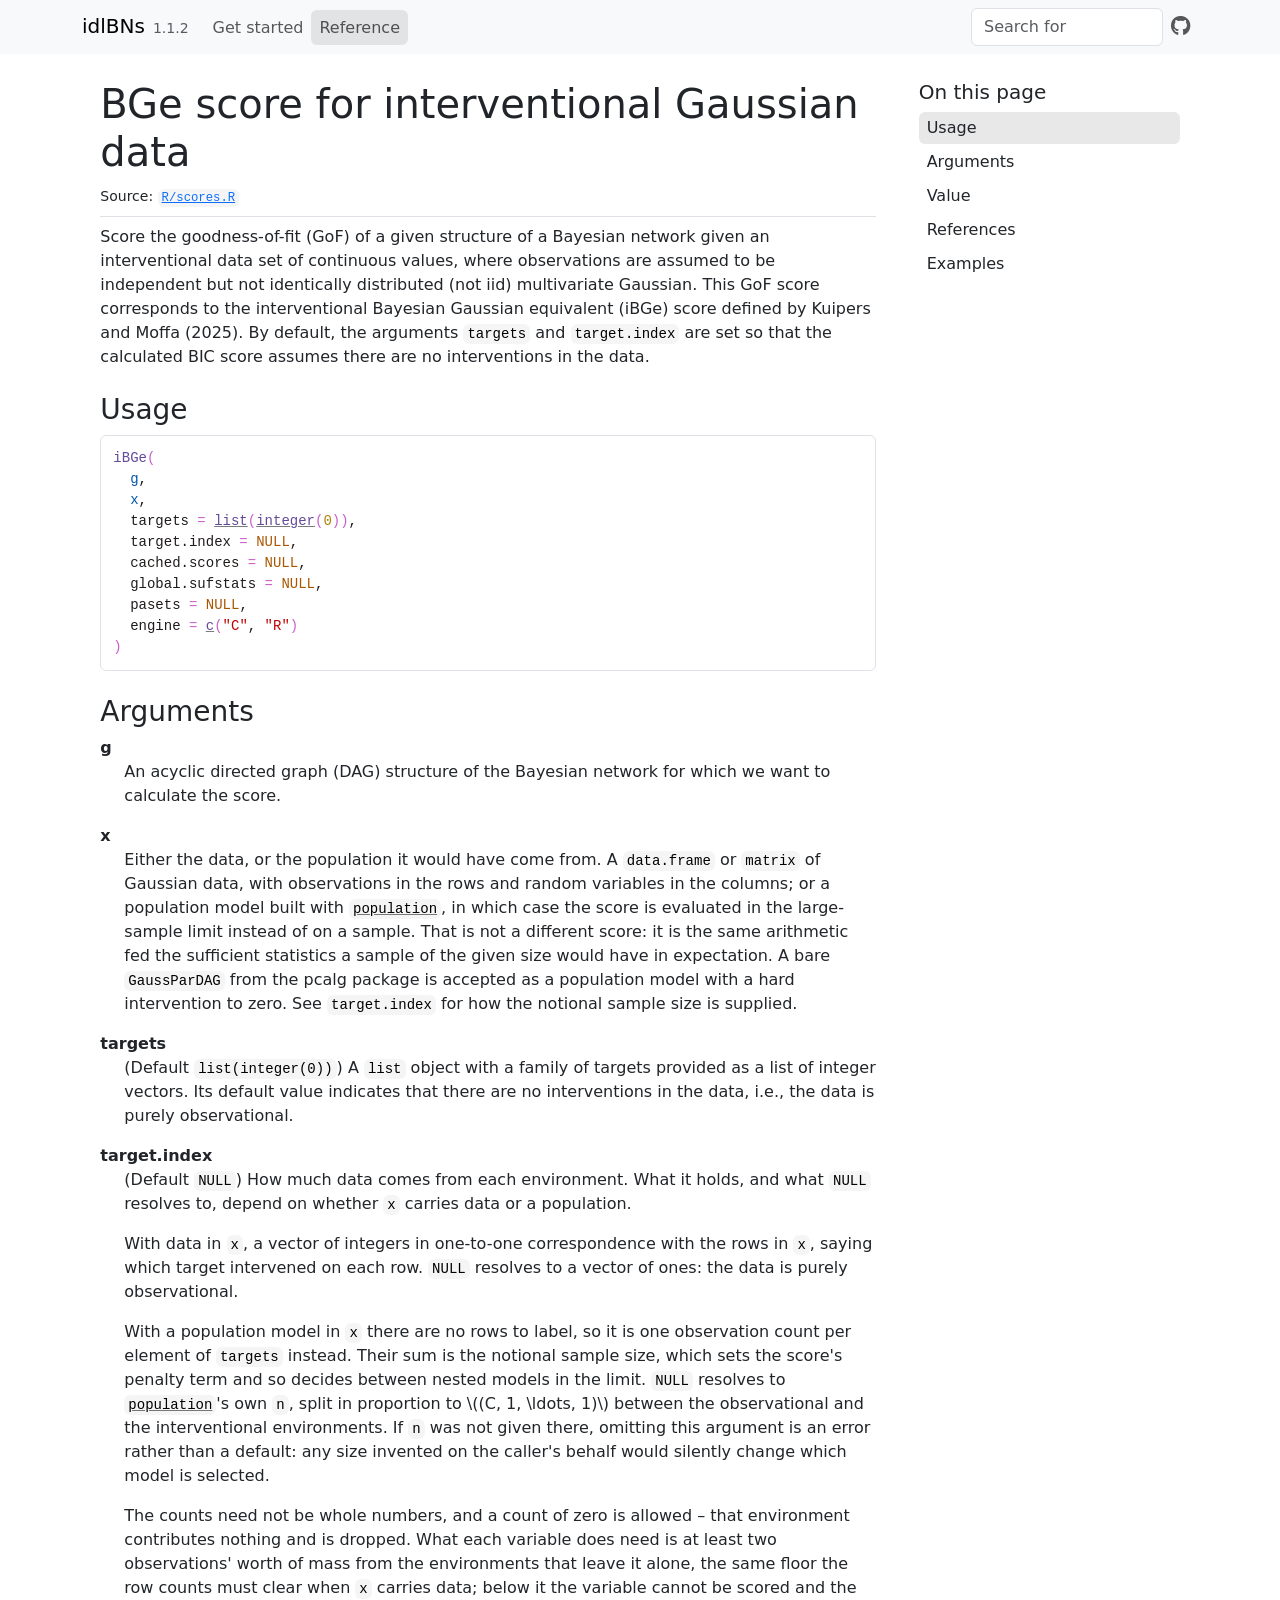
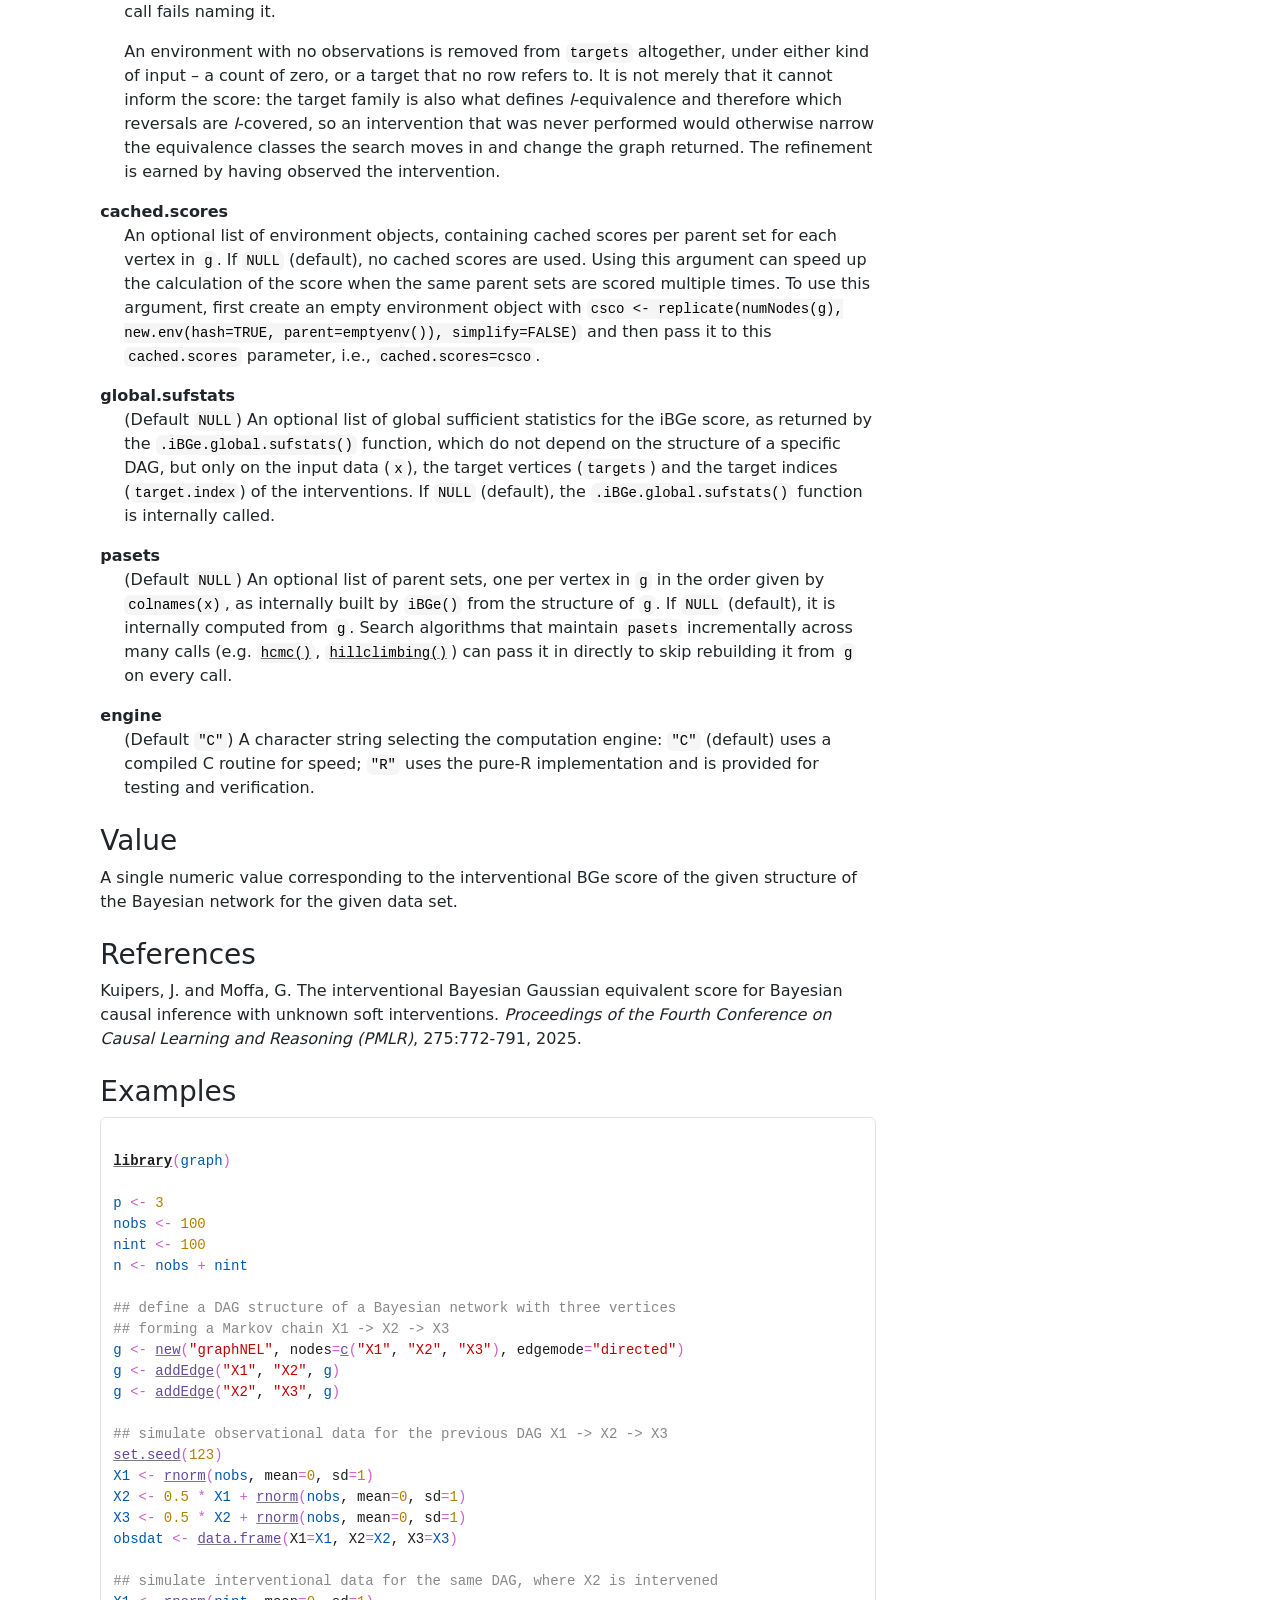
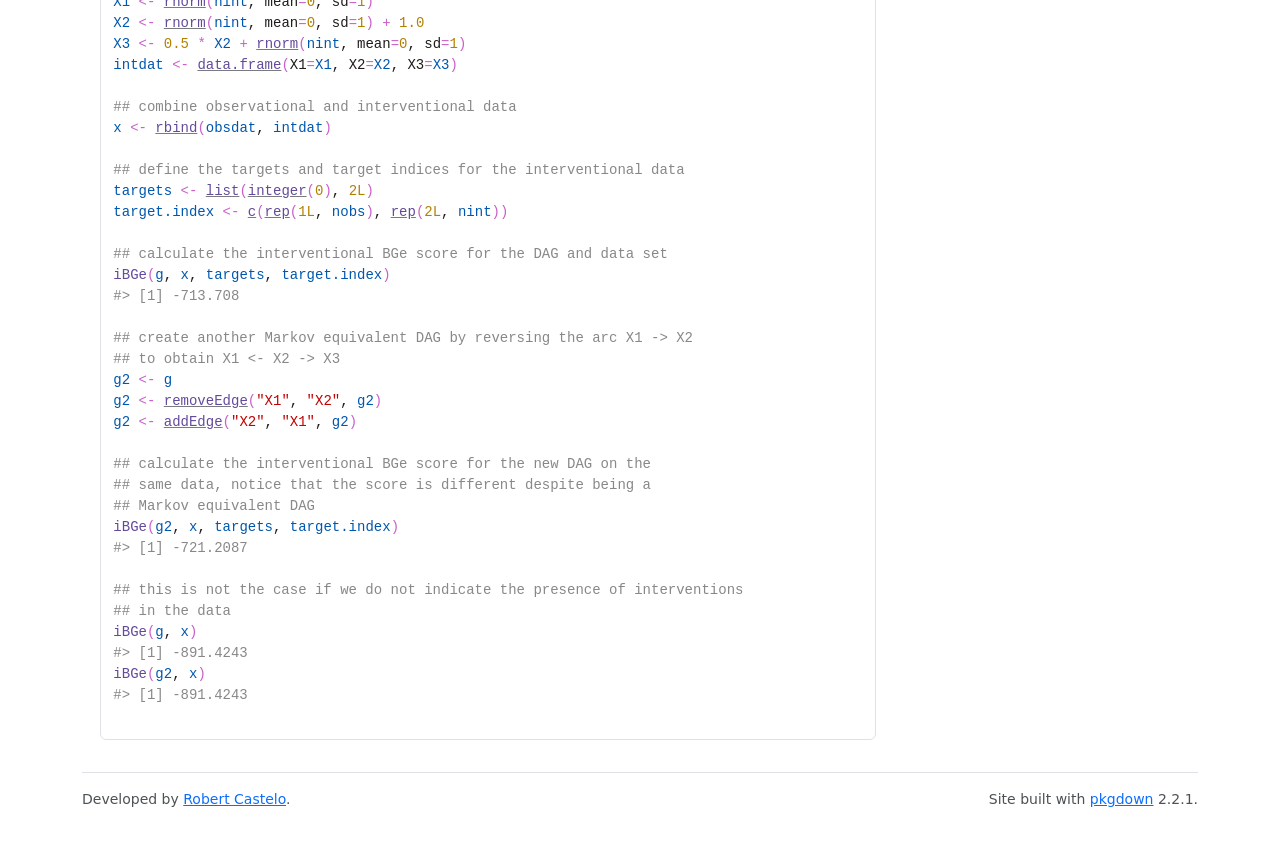
<file: reference/iBGe.html>
<!DOCTYPE html>
<!-- Generated by pkgdown: do not edit by hand --><html lang="en"><head><meta http-equiv="Content-Type" content="text/html; charset=UTF-8"><meta charset="utf-8"><meta http-equiv="X-UA-Compatible" content="IE=edge"><meta name="viewport" content="width=device-width, initial-scale=1, shrink-to-fit=no"><title>BGe score for interventional Gaussian data — iBGe • idlBNs</title><script src="../deps/jquery-3.6.0/jquery-3.6.0.min.js"></script><meta name="viewport" content="width=device-width, initial-scale=1, shrink-to-fit=no"><link href="../deps/bootstrap-5.3.8/bootstrap.min.css" rel="stylesheet"><script src="../deps/bootstrap-5.3.8/bootstrap.bundle.min.js"></script><link href="../deps/font-awesome-6.5.2/css/all.min.css" rel="stylesheet"><link href="../deps/font-awesome-6.5.2/css/v4-shims.min.css" rel="stylesheet"><script src="../deps/headroom-0.11.0/headroom.min.js"></script><script src="../deps/headroom-0.11.0/jQuery.headroom.min.js"></script><script src="../deps/bootstrap-toc-1.0.1/bootstrap-toc.min.js"></script><script src="../deps/clipboard.js-2.0.11/clipboard.min.js"></script><script src="../deps/search-1.0.0/autocomplete.jquery.min.js"></script><script src="../deps/search-1.0.0/fuse.min.js"></script><script src="../deps/search-1.0.0/mark.min.js"></script><!-- pkgdown --><script src="../pkgdown.js"></script><meta property="og:title" content="BGe score for interventional Gaussian data — iBGe"><meta name="description" content="Score the goodness-of-fit (GoF) of a given structure of a
Bayesian network given an interventional data set of continuous values,
where observations are assumed to be independent but not identically
distributed (not iid) multivariate Gaussian. This GoF score corresponds to
the interventional Bayesian Gaussian equivalent (iBGe) score defined by
Kuipers and Moffa (2025). By default, the arguments targets and
target.index are set so that the calculated BIC score assumes there are
no interventions in the data."><meta property="og:description" content="Score the goodness-of-fit (GoF) of a given structure of a
Bayesian network given an interventional data set of continuous values,
where observations are assumed to be independent but not identically
distributed (not iid) multivariate Gaussian. This GoF score corresponds to
the interventional Bayesian Gaussian equivalent (iBGe) score defined by
Kuipers and Moffa (2025). By default, the arguments targets and
target.index are set so that the calculated BIC score assumes there are
no interventions in the data."></head><body>
    <a href="#main" class="visually-hidden-focusable">Skip to contents</a>


    <nav class="navbar navbar-expand-lg fixed-top bg-light" data-bs-theme="light" aria-label="Site navigation"><div class="container">

    <a class="navbar-brand me-2" href="../index.html">idlBNs</a>

    <small class="nav-text text-muted me-auto" data-bs-toggle="tooltip" data-bs-placement="bottom" title="">1.1.2</small>


    <button class="navbar-toggler" type="button" data-bs-toggle="collapse" data-bs-target="#navbar" aria-controls="navbar" aria-expanded="false" aria-label="Toggle navigation">
      <span class="navbar-toggler-icon"></span>
    </button>

    <div id="navbar" class="collapse navbar-collapse ms-3">
      <ul class="navbar-nav me-auto"><li class="nav-item"><a class="nav-link" href="../articles/idlBNs.html">Get started</a></li>
<li class="active nav-item"><a class="nav-link" href="../reference/index.html">Reference</a></li>
      </ul><ul class="navbar-nav"><li class="nav-item"><form class="form-inline" role="search">
 <input class="form-control" type="search" name="search-input" id="search-input" autocomplete="off" aria-label="Search site" placeholder="Search for" data-search-index="../search.json"></form></li>
<li class="nav-item"><a class="external-link nav-link" href="https://github.com/rcastelo/idlBNs/" aria-label="GitHub"><span class="fa fab fa-github fa-lg"></span></a></li>
      </ul></div>


  </div>
</nav><div class="container template-reference-topic">
<div class="row">
  <main id="main" class="col-md-9"><div class="page-header">

      <h1>BGe score for interventional Gaussian data</h1>
      <small class="dont-index">Source: <a href="https://github.com/rcastelo/idlBNs/blob/main/R/scores.R" class="external-link"><code>R/scores.R</code></a></small>
      <div class="d-none name"><code>iBGe.Rd</code></div>
    </div>

    <div class="ref-description section level2">
    <p>Score the goodness-of-fit (GoF) of a given structure of a
Bayesian network given an interventional data set of continuous values,
where observations are assumed to be independent but not identically
distributed (not iid) multivariate Gaussian. This GoF score corresponds to
the interventional Bayesian Gaussian equivalent (iBGe) score defined by
Kuipers and Moffa (2025). By default, the arguments <code>targets</code> and
<code>target.index</code> are set so that the calculated BIC score assumes there are
no interventions in the data.</p>
    </div>

    <div class="section level2">
    <h2 id="ref-usage">Usage<a class="anchor" aria-label="anchor" href="#ref-usage"></a></h2>
    <div class="sourceCode"><pre class="sourceCode r"><code><span><span class="fu">iBGe</span><span class="op">(</span></span>
<span>  <span class="va">g</span>,</span>
<span>  <span class="va">x</span>,</span>
<span>  targets <span class="op">=</span> <span class="fu"><a href="https://rdrr.io/r/base/list.html" class="external-link">list</a></span><span class="op">(</span><span class="fu"><a href="https://rdrr.io/r/base/integer.html" class="external-link">integer</a></span><span class="op">(</span><span class="fl">0</span><span class="op">)</span><span class="op">)</span>,</span>
<span>  target.index <span class="op">=</span> <span class="cn">NULL</span>,</span>
<span>  cached.scores <span class="op">=</span> <span class="cn">NULL</span>,</span>
<span>  global.sufstats <span class="op">=</span> <span class="cn">NULL</span>,</span>
<span>  pasets <span class="op">=</span> <span class="cn">NULL</span>,</span>
<span>  engine <span class="op">=</span> <span class="fu"><a href="https://rdrr.io/r/base/c.html" class="external-link">c</a></span><span class="op">(</span><span class="st">"C"</span>, <span class="st">"R"</span><span class="op">)</span></span>
<span><span class="op">)</span></span></code></pre></div>
    </div>

    <div class="section level2">
    <h2 id="arguments">Arguments<a class="anchor" aria-label="anchor" href="#arguments"></a></h2>


<dl><dt id="arg-g">g<a class="anchor" aria-label="anchor" href="#arg-g"></a></dt>
<dd><p>An acyclic directed graph (DAG) structure of the Bayesian network
for which we want to calculate the score.</p></dd>


<dt id="arg-x">x<a class="anchor" aria-label="anchor" href="#arg-x"></a></dt>
<dd><p>Either the data, or the population it would have come from. A
<code>data.frame</code> or <code>matrix</code> of Gaussian data, with observations in the rows
and random variables in the columns; or a population model built with
<code><a href="population.html">population</a></code>, in which case the score is evaluated in the large-sample
limit instead of on a sample. That is not a different score: it is the same
arithmetic fed the sufficient statistics a sample of the given size would
have in expectation. A bare <code>GaussParDAG</code> from the <span class="pkg">pcalg</span> package is
accepted as a population model with a hard intervention to zero. See
<code>target.index</code> for how the notional sample size is supplied.</p></dd>


<dt id="arg-targets">targets<a class="anchor" aria-label="anchor" href="#arg-targets"></a></dt>
<dd><p>(Default <code>list(integer(0))</code>) A <code>list</code> object with a family of
targets provided as a list of integer vectors. Its default value indicates
that there are no interventions in the data, i.e., the data is purely
observational.</p></dd>


<dt id="arg-target-index">target.index<a class="anchor" aria-label="anchor" href="#arg-target-index"></a></dt>
<dd><p>(Default <code>NULL</code>) How much data comes from each
environment. What it holds, and what <code>NULL</code> resolves to, depend on whether
<code>x</code> carries data or a population.</p>
<p>With data in <code>x</code>, a vector of integers in one-to-one correspondence with
the rows in <code>x</code>, saying which target intervened on each row. <code>NULL</code>
resolves to a vector of ones: the data is purely observational.</p>
<p>With a population model in <code>x</code> there are no rows to label, so it is one
observation count per element of <code>targets</code> instead. Their sum is the
notional sample size, which sets the score's penalty term and so decides
between nested models in the limit. <code>NULL</code> resolves to <code><a href="population.html">population</a></code>'s own
<code>n</code>, split in proportion to \((C, 1, \ldots, 1)\) between the
observational and the interventional environments. If <code>n</code> was not given
there, omitting this argument is an error rather than a default: any size
invented on the caller's behalf would silently change which model is
selected.</p>
<p>The counts need not be whole numbers, and a count of zero is allowed –
that environment contributes nothing and is dropped. What each variable
does need is at least two observations' worth of mass from the environments
that leave it alone, the same floor the row counts must clear when <code>x</code>
carries data; below it the variable cannot be scored and the call fails
naming it.</p>
<p>An environment with no observations is removed from <code>targets</code> altogether,
under either kind of input – a count of zero, or a target that no row
refers to. It is not merely that it cannot inform the score: the target
family is also what defines <em>I</em>-equivalence and therefore which
reversals are <em>I</em>-covered, so an intervention that was never
performed would otherwise narrow the equivalence classes the search moves
in and change the graph returned. The refinement is earned by having
observed the intervention.</p></dd>


<dt id="arg-cached-scores">cached.scores<a class="anchor" aria-label="anchor" href="#arg-cached-scores"></a></dt>
<dd><p>An optional list of environment objects, containing
cached scores per parent set for each vertex in <code>g</code>. If <code>NULL</code> (default),
no cached scores are used. Using this argument can speed up the calculation
of the score when the same parent sets are scored multiple times. To use
this argument, first create an empty environment object with
<code>csco &lt;- replicate(numNodes(g), new.env(hash=TRUE, parent=emptyenv()), simplify=FALSE)</code>
and then pass it to this <code>cached.scores</code> parameter, i.e.,
<code>cached.scores=csco</code>.</p></dd>


<dt id="arg-global-sufstats">global.sufstats<a class="anchor" aria-label="anchor" href="#arg-global-sufstats"></a></dt>
<dd><p>(Default <code>NULL</code>) An optional list of global sufficient
statistics for the iBGe score, as returned by the <code>.iBGe.global.sufstats()</code>
function, which do not depend on the structure of a specific DAG, but only
on the input data (<code>x</code>), the target vertices (<code>targets</code>) and the target
indices (<code>target.index</code>) of the interventions. If <code>NULL</code> (default), the
<code>.iBGe.global.sufstats()</code> function is internally called.</p></dd>


<dt id="arg-pasets">pasets<a class="anchor" aria-label="anchor" href="#arg-pasets"></a></dt>
<dd><p>(Default <code>NULL</code>) An optional list of parent sets, one per
vertex in <code>g</code> in the order given by <code>colnames(x)</code>, as internally built
by <code>iBGe()</code> from the structure of <code>g</code>. If <code>NULL</code> (default), it is
internally computed from <code>g</code>. Search algorithms that maintain <code>pasets</code>
incrementally across many calls (e.g. <code><a href="hcmc.html">hcmc()</a></code>, <code><a href="hillclimbing.html">hillclimbing()</a></code>) can
pass it in directly to skip rebuilding it from <code>g</code> on every call.</p></dd>


<dt id="arg-engine">engine<a class="anchor" aria-label="anchor" href="#arg-engine"></a></dt>
<dd><p>(Default <code>"C"</code>) A character string selecting the computation
engine: <code>"C"</code> (default) uses a compiled C routine for speed; <code>"R"</code> uses the
pure-R implementation and is provided for testing and verification.</p></dd>

</dl></div>
    <div class="section level2">
    <h2 id="value">Value<a class="anchor" aria-label="anchor" href="#value"></a></h2>
    <p>A single numeric value corresponding to the interventional BGe score
of the given structure of the Bayesian network for the given data set.</p>
    </div>
    <div class="section level2">
    <h2 id="references">References<a class="anchor" aria-label="anchor" href="#references"></a></h2>
    <p>Kuipers, J. and Moffa, G. The interventional Bayesian Gaussian
equivalent score for Bayesian causal inference with unknown soft
interventions. <em>Proceedings of the Fourth Conference on Causal Learning and
Reasoning (PMLR)</em>, 275:772-791, 2025.</p>
    </div>

    <div class="section level2">
    <h2 id="ref-examples">Examples<a class="anchor" aria-label="anchor" href="#ref-examples"></a></h2>
    <div class="sourceCode"><pre class="sourceCode r"><code><span class="r-in"><span></span></span>
<span class="r-in"><span><span class="kw"><a href="https://rdrr.io/r/base/library.html" class="external-link">library</a></span><span class="op">(</span><span class="va">graph</span><span class="op">)</span></span></span>
<span class="r-in"><span></span></span>
<span class="r-in"><span><span class="va">p</span> <span class="op">&lt;-</span> <span class="fl">3</span></span></span>
<span class="r-in"><span><span class="va">nobs</span> <span class="op">&lt;-</span> <span class="fl">100</span></span></span>
<span class="r-in"><span><span class="va">nint</span> <span class="op">&lt;-</span> <span class="fl">100</span></span></span>
<span class="r-in"><span><span class="va">n</span> <span class="op">&lt;-</span> <span class="va">nobs</span> <span class="op">+</span> <span class="va">nint</span></span></span>
<span class="r-in"><span></span></span>
<span class="r-in"><span><span class="co">## define a DAG structure of a Bayesian network with three vertices</span></span></span>
<span class="r-in"><span><span class="co">## forming a Markov chain X1 -&gt; X2 -&gt; X3</span></span></span>
<span class="r-in"><span><span class="va">g</span> <span class="op">&lt;-</span> <span class="fu"><a href="https://rdrr.io/r/methods/new.html" class="external-link">new</a></span><span class="op">(</span><span class="st">"graphNEL"</span>, nodes<span class="op">=</span><span class="fu"><a href="https://rdrr.io/r/base/c.html" class="external-link">c</a></span><span class="op">(</span><span class="st">"X1"</span>, <span class="st">"X2"</span>, <span class="st">"X3"</span><span class="op">)</span>, edgemode<span class="op">=</span><span class="st">"directed"</span><span class="op">)</span></span></span>
<span class="r-in"><span><span class="va">g</span> <span class="op">&lt;-</span> <span class="fu"><a href="https://rdrr.io/pkg/graph/man/addEdge.html" class="external-link">addEdge</a></span><span class="op">(</span><span class="st">"X1"</span>, <span class="st">"X2"</span>, <span class="va">g</span><span class="op">)</span></span></span>
<span class="r-in"><span><span class="va">g</span> <span class="op">&lt;-</span> <span class="fu"><a href="https://rdrr.io/pkg/graph/man/addEdge.html" class="external-link">addEdge</a></span><span class="op">(</span><span class="st">"X2"</span>, <span class="st">"X3"</span>, <span class="va">g</span><span class="op">)</span></span></span>
<span class="r-in"><span></span></span>
<span class="r-in"><span><span class="co">## simulate observational data for the previous DAG X1 -&gt; X2 -&gt; X3</span></span></span>
<span class="r-in"><span><span class="fu"><a href="https://rdrr.io/r/base/Random.html" class="external-link">set.seed</a></span><span class="op">(</span><span class="fl">123</span><span class="op">)</span></span></span>
<span class="r-in"><span><span class="va">X1</span> <span class="op">&lt;-</span> <span class="fu"><a href="https://rdrr.io/r/stats/Normal.html" class="external-link">rnorm</a></span><span class="op">(</span><span class="va">nobs</span>, mean<span class="op">=</span><span class="fl">0</span>, sd<span class="op">=</span><span class="fl">1</span><span class="op">)</span></span></span>
<span class="r-in"><span><span class="va">X2</span> <span class="op">&lt;-</span> <span class="fl">0.5</span> <span class="op">*</span> <span class="va">X1</span> <span class="op">+</span> <span class="fu"><a href="https://rdrr.io/r/stats/Normal.html" class="external-link">rnorm</a></span><span class="op">(</span><span class="va">nobs</span>, mean<span class="op">=</span><span class="fl">0</span>, sd<span class="op">=</span><span class="fl">1</span><span class="op">)</span></span></span>
<span class="r-in"><span><span class="va">X3</span> <span class="op">&lt;-</span> <span class="fl">0.5</span> <span class="op">*</span> <span class="va">X2</span> <span class="op">+</span> <span class="fu"><a href="https://rdrr.io/r/stats/Normal.html" class="external-link">rnorm</a></span><span class="op">(</span><span class="va">nobs</span>, mean<span class="op">=</span><span class="fl">0</span>, sd<span class="op">=</span><span class="fl">1</span><span class="op">)</span></span></span>
<span class="r-in"><span><span class="va">obsdat</span> <span class="op">&lt;-</span> <span class="fu"><a href="https://rdrr.io/r/base/data.frame.html" class="external-link">data.frame</a></span><span class="op">(</span>X1<span class="op">=</span><span class="va">X1</span>, X2<span class="op">=</span><span class="va">X2</span>, X3<span class="op">=</span><span class="va">X3</span><span class="op">)</span></span></span>
<span class="r-in"><span></span></span>
<span class="r-in"><span><span class="co">## simulate interventional data for the same DAG, where X2 is intervened</span></span></span>
<span class="r-in"><span><span class="va">X1</span> <span class="op">&lt;-</span> <span class="fu"><a href="https://rdrr.io/r/stats/Normal.html" class="external-link">rnorm</a></span><span class="op">(</span><span class="va">nint</span>, mean<span class="op">=</span><span class="fl">0</span>, sd<span class="op">=</span><span class="fl">1</span><span class="op">)</span></span></span>
<span class="r-in"><span><span class="va">X2</span> <span class="op">&lt;-</span> <span class="fu"><a href="https://rdrr.io/r/stats/Normal.html" class="external-link">rnorm</a></span><span class="op">(</span><span class="va">nint</span>, mean<span class="op">=</span><span class="fl">0</span>, sd<span class="op">=</span><span class="fl">1</span><span class="op">)</span> <span class="op">+</span> <span class="fl">1.0</span></span></span>
<span class="r-in"><span><span class="va">X3</span> <span class="op">&lt;-</span> <span class="fl">0.5</span> <span class="op">*</span> <span class="va">X2</span> <span class="op">+</span> <span class="fu"><a href="https://rdrr.io/r/stats/Normal.html" class="external-link">rnorm</a></span><span class="op">(</span><span class="va">nint</span>, mean<span class="op">=</span><span class="fl">0</span>, sd<span class="op">=</span><span class="fl">1</span><span class="op">)</span></span></span>
<span class="r-in"><span><span class="va">intdat</span> <span class="op">&lt;-</span> <span class="fu"><a href="https://rdrr.io/r/base/data.frame.html" class="external-link">data.frame</a></span><span class="op">(</span>X1<span class="op">=</span><span class="va">X1</span>, X2<span class="op">=</span><span class="va">X2</span>, X3<span class="op">=</span><span class="va">X3</span><span class="op">)</span></span></span>
<span class="r-in"><span></span></span>
<span class="r-in"><span><span class="co">## combine observational and interventional data</span></span></span>
<span class="r-in"><span><span class="va">x</span> <span class="op">&lt;-</span> <span class="fu"><a href="https://rdrr.io/pkg/BiocGenerics/man/cbind.html" class="external-link">rbind</a></span><span class="op">(</span><span class="va">obsdat</span>, <span class="va">intdat</span><span class="op">)</span></span></span>
<span class="r-in"><span></span></span>
<span class="r-in"><span><span class="co">## define the targets and target indices for the interventional data</span></span></span>
<span class="r-in"><span><span class="va">targets</span> <span class="op">&lt;-</span> <span class="fu"><a href="https://rdrr.io/r/base/list.html" class="external-link">list</a></span><span class="op">(</span><span class="fu"><a href="https://rdrr.io/r/base/integer.html" class="external-link">integer</a></span><span class="op">(</span><span class="fl">0</span><span class="op">)</span>, <span class="fl">2L</span><span class="op">)</span></span></span>
<span class="r-in"><span><span class="va">target.index</span> <span class="op">&lt;-</span> <span class="fu"><a href="https://rdrr.io/r/base/c.html" class="external-link">c</a></span><span class="op">(</span><span class="fu"><a href="https://rdrr.io/r/base/rep.html" class="external-link">rep</a></span><span class="op">(</span><span class="fl">1L</span>, <span class="va">nobs</span><span class="op">)</span>, <span class="fu"><a href="https://rdrr.io/r/base/rep.html" class="external-link">rep</a></span><span class="op">(</span><span class="fl">2L</span>, <span class="va">nint</span><span class="op">)</span><span class="op">)</span></span></span>
<span class="r-in"><span></span></span>
<span class="r-in"><span><span class="co">## calculate the interventional BGe score for the DAG and data set</span></span></span>
<span class="r-in"><span><span class="fu">iBGe</span><span class="op">(</span><span class="va">g</span>, <span class="va">x</span>, <span class="va">targets</span>, <span class="va">target.index</span><span class="op">)</span></span></span>
<span class="r-out co"><span class="r-pr">#&gt;</span> [1] -713.708</span>
<span class="r-in"><span></span></span>
<span class="r-in"><span><span class="co">## create another Markov equivalent DAG by reversing the arc X1 -&gt; X2</span></span></span>
<span class="r-in"><span><span class="co">## to obtain X1 &lt;- X2 -&gt; X3</span></span></span>
<span class="r-in"><span><span class="va">g2</span> <span class="op">&lt;-</span> <span class="va">g</span></span></span>
<span class="r-in"><span><span class="va">g2</span> <span class="op">&lt;-</span> <span class="fu"><a href="https://rdrr.io/pkg/graph/man/removeEdge.html" class="external-link">removeEdge</a></span><span class="op">(</span><span class="st">"X1"</span>, <span class="st">"X2"</span>, <span class="va">g2</span><span class="op">)</span></span></span>
<span class="r-in"><span><span class="va">g2</span> <span class="op">&lt;-</span> <span class="fu"><a href="https://rdrr.io/pkg/graph/man/addEdge.html" class="external-link">addEdge</a></span><span class="op">(</span><span class="st">"X2"</span>, <span class="st">"X1"</span>, <span class="va">g2</span><span class="op">)</span></span></span>
<span class="r-in"><span></span></span>
<span class="r-in"><span><span class="co">## calculate the interventional BGe score for the new DAG on the</span></span></span>
<span class="r-in"><span><span class="co">## same data, notice that the score is different despite being a</span></span></span>
<span class="r-in"><span><span class="co">## Markov equivalent DAG</span></span></span>
<span class="r-in"><span><span class="fu">iBGe</span><span class="op">(</span><span class="va">g2</span>, <span class="va">x</span>, <span class="va">targets</span>, <span class="va">target.index</span><span class="op">)</span></span></span>
<span class="r-out co"><span class="r-pr">#&gt;</span> [1] -721.2087</span>
<span class="r-in"><span></span></span>
<span class="r-in"><span><span class="co">## this is not the case if we do not indicate the presence of interventions</span></span></span>
<span class="r-in"><span><span class="co">## in the data</span></span></span>
<span class="r-in"><span><span class="fu">iBGe</span><span class="op">(</span><span class="va">g</span>, <span class="va">x</span><span class="op">)</span></span></span>
<span class="r-out co"><span class="r-pr">#&gt;</span> [1] -891.4243</span>
<span class="r-in"><span><span class="fu">iBGe</span><span class="op">(</span><span class="va">g2</span>, <span class="va">x</span><span class="op">)</span></span></span>
<span class="r-out co"><span class="r-pr">#&gt;</span> [1] -891.4243</span>
<span class="r-in"><span></span></span>
</code></pre></div>
    </div>
  </main><aside class="col-md-3"><nav id="toc" aria-label="Table of contents"><h2>On this page</h2>
    </nav></aside></div>


    <footer><div class="pkgdown-footer-left">
  <p>Developed by <a href="https://github.com/rcastelo" class="external-link">Robert Castelo</a>.</p>
</div>

<div class="pkgdown-footer-right">
  <p>Site built with <a href="https://pkgdown.r-lib.org/" class="external-link">pkgdown</a> 2.2.1.</p>
</div>

    </footer></div>





  </body></html>
</file>
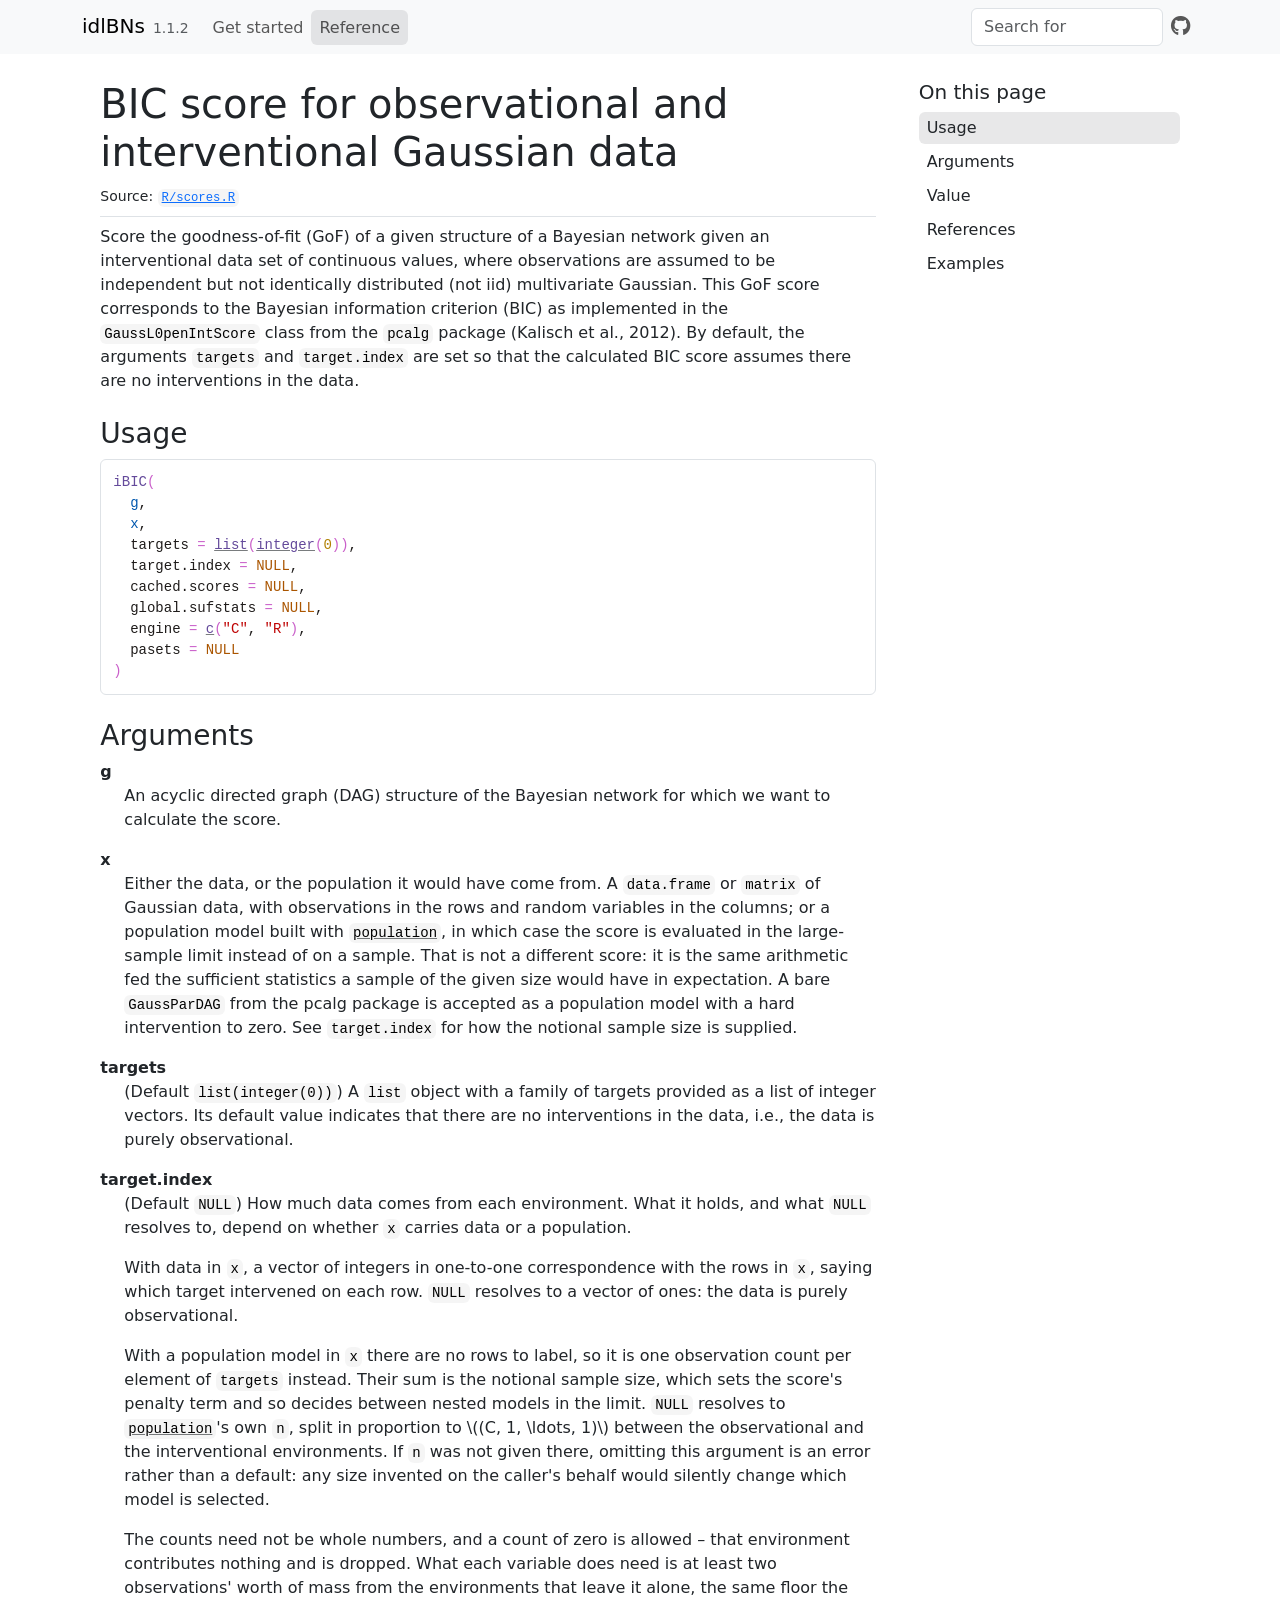
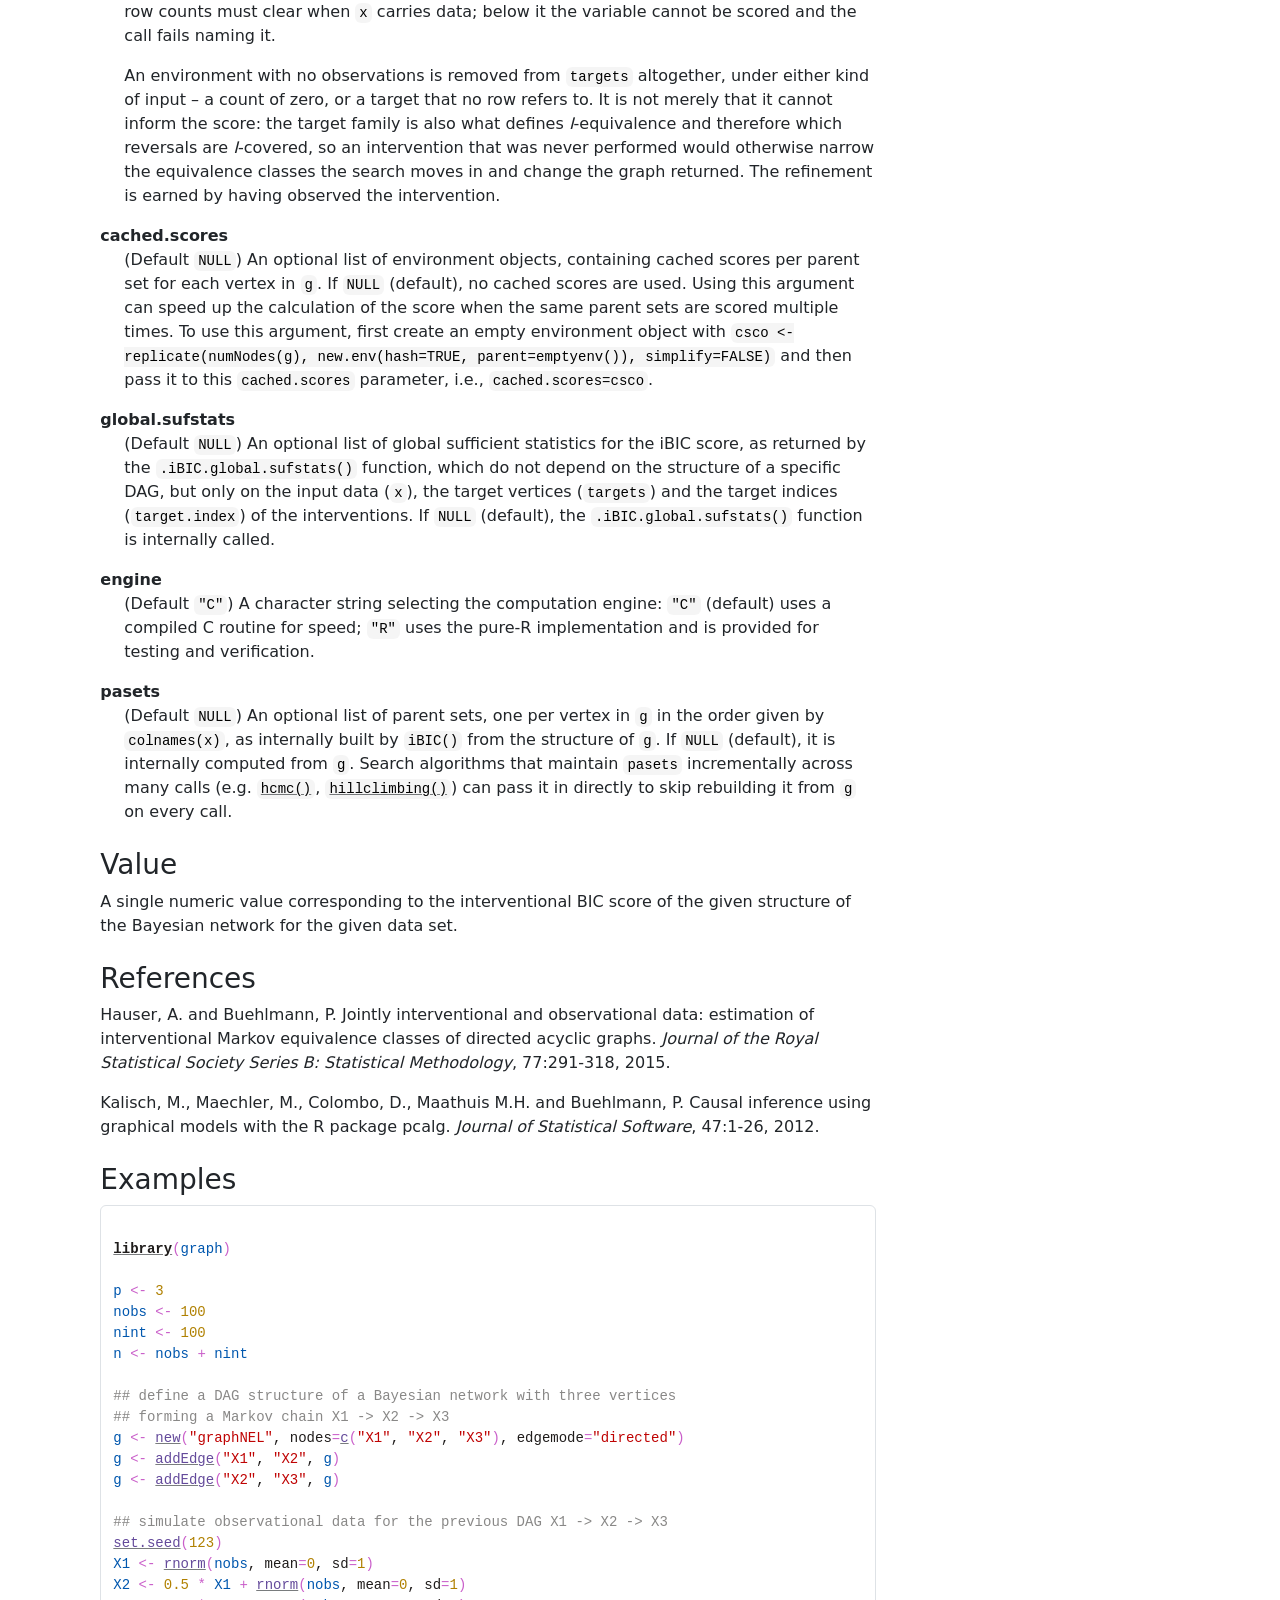
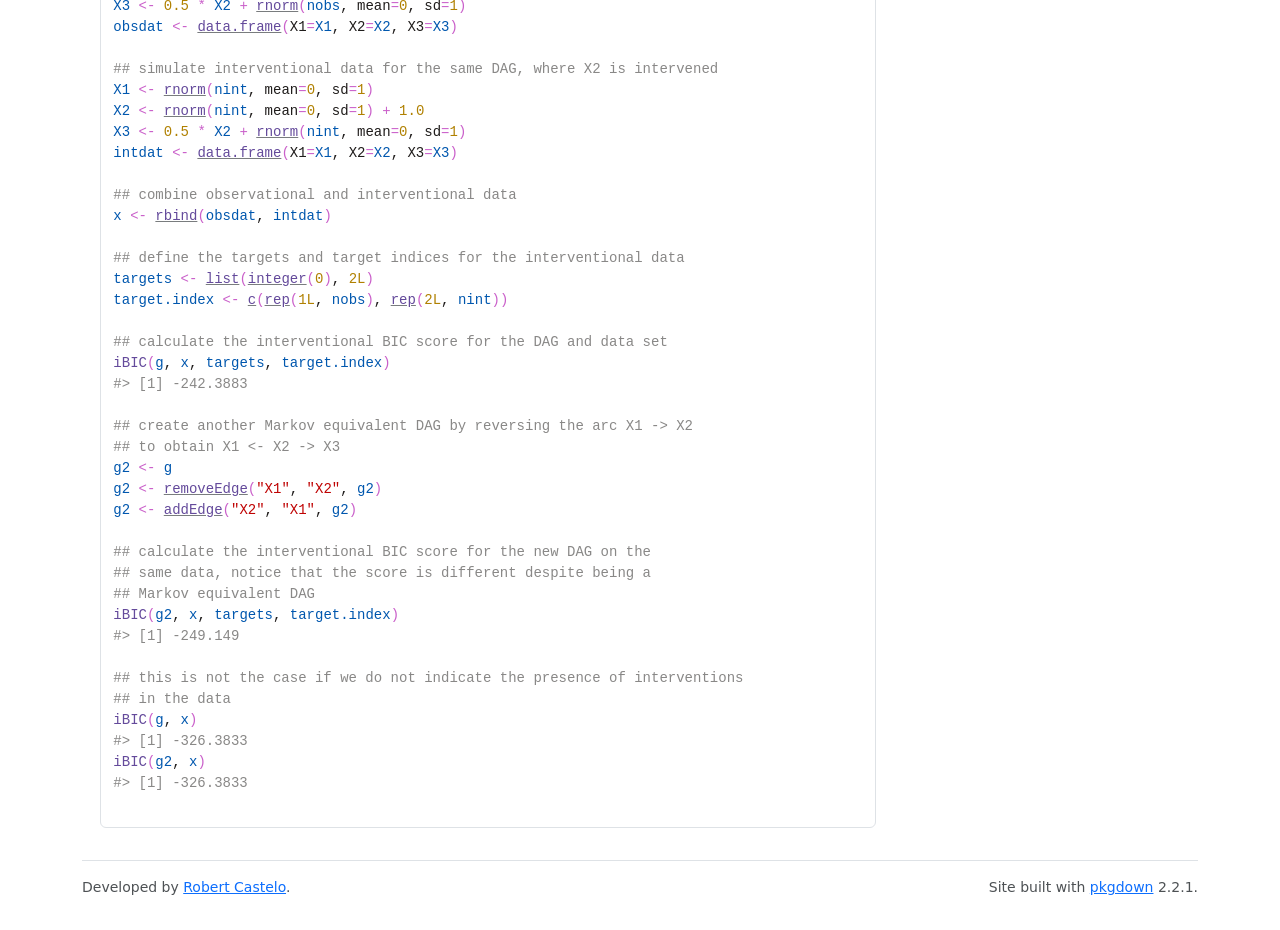
<file: reference/iBIC.html>
<!DOCTYPE html>
<!-- Generated by pkgdown: do not edit by hand --><html lang="en"><head><meta http-equiv="Content-Type" content="text/html; charset=UTF-8"><meta charset="utf-8"><meta http-equiv="X-UA-Compatible" content="IE=edge"><meta name="viewport" content="width=device-width, initial-scale=1, shrink-to-fit=no"><title>BIC score for observational and interventional Gaussian data — iBIC • idlBNs</title><script src="../deps/jquery-3.6.0/jquery-3.6.0.min.js"></script><meta name="viewport" content="width=device-width, initial-scale=1, shrink-to-fit=no"><link href="../deps/bootstrap-5.3.8/bootstrap.min.css" rel="stylesheet"><script src="../deps/bootstrap-5.3.8/bootstrap.bundle.min.js"></script><link href="../deps/font-awesome-6.5.2/css/all.min.css" rel="stylesheet"><link href="../deps/font-awesome-6.5.2/css/v4-shims.min.css" rel="stylesheet"><script src="../deps/headroom-0.11.0/headroom.min.js"></script><script src="../deps/headroom-0.11.0/jQuery.headroom.min.js"></script><script src="../deps/bootstrap-toc-1.0.1/bootstrap-toc.min.js"></script><script src="../deps/clipboard.js-2.0.11/clipboard.min.js"></script><script src="../deps/search-1.0.0/autocomplete.jquery.min.js"></script><script src="../deps/search-1.0.0/fuse.min.js"></script><script src="../deps/search-1.0.0/mark.min.js"></script><!-- pkgdown --><script src="../pkgdown.js"></script><meta property="og:title" content="BIC score for observational and interventional Gaussian data — iBIC"><meta name="description" content="Score the goodness-of-fit (GoF) of a given structure of a
Bayesian network given an interventional data set of continuous values, where
observations are assumed to be independent but not identically distributed
(not iid) multivariate Gaussian. This GoF score corresponds to the Bayesian
information criterion (BIC) as implemented in the GaussL0penIntScore class
from the pcalg package (Kalisch et al., 2012). By default, the arguments
targets and target.index are set so that the calculated BIC score
assumes there are no interventions in the data."><meta property="og:description" content="Score the goodness-of-fit (GoF) of a given structure of a
Bayesian network given an interventional data set of continuous values, where
observations are assumed to be independent but not identically distributed
(not iid) multivariate Gaussian. This GoF score corresponds to the Bayesian
information criterion (BIC) as implemented in the GaussL0penIntScore class
from the pcalg package (Kalisch et al., 2012). By default, the arguments
targets and target.index are set so that the calculated BIC score
assumes there are no interventions in the data."></head><body>
    <a href="#main" class="visually-hidden-focusable">Skip to contents</a>


    <nav class="navbar navbar-expand-lg fixed-top bg-light" data-bs-theme="light" aria-label="Site navigation"><div class="container">

    <a class="navbar-brand me-2" href="../index.html">idlBNs</a>

    <small class="nav-text text-muted me-auto" data-bs-toggle="tooltip" data-bs-placement="bottom" title="">1.1.2</small>


    <button class="navbar-toggler" type="button" data-bs-toggle="collapse" data-bs-target="#navbar" aria-controls="navbar" aria-expanded="false" aria-label="Toggle navigation">
      <span class="navbar-toggler-icon"></span>
    </button>

    <div id="navbar" class="collapse navbar-collapse ms-3">
      <ul class="navbar-nav me-auto"><li class="nav-item"><a class="nav-link" href="../articles/idlBNs.html">Get started</a></li>
<li class="active nav-item"><a class="nav-link" href="../reference/index.html">Reference</a></li>
      </ul><ul class="navbar-nav"><li class="nav-item"><form class="form-inline" role="search">
 <input class="form-control" type="search" name="search-input" id="search-input" autocomplete="off" aria-label="Search site" placeholder="Search for" data-search-index="../search.json"></form></li>
<li class="nav-item"><a class="external-link nav-link" href="https://github.com/rcastelo/idlBNs/" aria-label="GitHub"><span class="fa fab fa-github fa-lg"></span></a></li>
      </ul></div>


  </div>
</nav><div class="container template-reference-topic">
<div class="row">
  <main id="main" class="col-md-9"><div class="page-header">

      <h1>BIC score for observational and interventional Gaussian data</h1>
      <small class="dont-index">Source: <a href="https://github.com/rcastelo/idlBNs/blob/main/R/scores.R" class="external-link"><code>R/scores.R</code></a></small>
      <div class="d-none name"><code>iBIC.Rd</code></div>
    </div>

    <div class="ref-description section level2">
    <p>Score the goodness-of-fit (GoF) of a given structure of a
Bayesian network given an interventional data set of continuous values, where
observations are assumed to be independent but not identically distributed
(not iid) multivariate Gaussian. This GoF score corresponds to the Bayesian
information criterion (BIC) as implemented in the <code>GaussL0penIntScore</code> class
from the <code>pcalg</code> package (Kalisch et al., 2012). By default, the arguments
<code>targets</code> and <code>target.index</code> are set so that the calculated BIC score
assumes there are no interventions in the data.</p>
    </div>

    <div class="section level2">
    <h2 id="ref-usage">Usage<a class="anchor" aria-label="anchor" href="#ref-usage"></a></h2>
    <div class="sourceCode"><pre class="sourceCode r"><code><span><span class="fu">iBIC</span><span class="op">(</span></span>
<span>  <span class="va">g</span>,</span>
<span>  <span class="va">x</span>,</span>
<span>  targets <span class="op">=</span> <span class="fu"><a href="https://rdrr.io/r/base/list.html" class="external-link">list</a></span><span class="op">(</span><span class="fu"><a href="https://rdrr.io/r/base/integer.html" class="external-link">integer</a></span><span class="op">(</span><span class="fl">0</span><span class="op">)</span><span class="op">)</span>,</span>
<span>  target.index <span class="op">=</span> <span class="cn">NULL</span>,</span>
<span>  cached.scores <span class="op">=</span> <span class="cn">NULL</span>,</span>
<span>  global.sufstats <span class="op">=</span> <span class="cn">NULL</span>,</span>
<span>  engine <span class="op">=</span> <span class="fu"><a href="https://rdrr.io/r/base/c.html" class="external-link">c</a></span><span class="op">(</span><span class="st">"C"</span>, <span class="st">"R"</span><span class="op">)</span>,</span>
<span>  pasets <span class="op">=</span> <span class="cn">NULL</span></span>
<span><span class="op">)</span></span></code></pre></div>
    </div>

    <div class="section level2">
    <h2 id="arguments">Arguments<a class="anchor" aria-label="anchor" href="#arguments"></a></h2>


<dl><dt id="arg-g">g<a class="anchor" aria-label="anchor" href="#arg-g"></a></dt>
<dd><p>An acyclic directed graph (DAG) structure of the Bayesian network
for which we want to calculate the score.</p></dd>


<dt id="arg-x">x<a class="anchor" aria-label="anchor" href="#arg-x"></a></dt>
<dd><p>Either the data, or the population it would have come from. A
<code>data.frame</code> or <code>matrix</code> of Gaussian data, with observations in the rows
and random variables in the columns; or a population model built with
<code><a href="population.html">population</a></code>, in which case the score is evaluated in the large-sample
limit instead of on a sample. That is not a different score: it is the same
arithmetic fed the sufficient statistics a sample of the given size would
have in expectation. A bare <code>GaussParDAG</code> from the <span class="pkg">pcalg</span> package is
accepted as a population model with a hard intervention to zero. See
<code>target.index</code> for how the notional sample size is supplied.</p></dd>


<dt id="arg-targets">targets<a class="anchor" aria-label="anchor" href="#arg-targets"></a></dt>
<dd><p>(Default <code>list(integer(0))</code>) A <code>list</code> object with a family of
targets provided as a list of integer vectors. Its default value indicates
that there are no interventions in the data, i.e., the data is purely
observational.</p></dd>


<dt id="arg-target-index">target.index<a class="anchor" aria-label="anchor" href="#arg-target-index"></a></dt>
<dd><p>(Default <code>NULL</code>) How much data comes from each
environment. What it holds, and what <code>NULL</code> resolves to, depend on whether
<code>x</code> carries data or a population.</p>
<p>With data in <code>x</code>, a vector of integers in one-to-one correspondence with
the rows in <code>x</code>, saying which target intervened on each row. <code>NULL</code>
resolves to a vector of ones: the data is purely observational.</p>
<p>With a population model in <code>x</code> there are no rows to label, so it is one
observation count per element of <code>targets</code> instead. Their sum is the
notional sample size, which sets the score's penalty term and so decides
between nested models in the limit. <code>NULL</code> resolves to <code><a href="population.html">population</a></code>'s own
<code>n</code>, split in proportion to \((C, 1, \ldots, 1)\) between the
observational and the interventional environments. If <code>n</code> was not given
there, omitting this argument is an error rather than a default: any size
invented on the caller's behalf would silently change which model is
selected.</p>
<p>The counts need not be whole numbers, and a count of zero is allowed –
that environment contributes nothing and is dropped. What each variable
does need is at least two observations' worth of mass from the environments
that leave it alone, the same floor the row counts must clear when <code>x</code>
carries data; below it the variable cannot be scored and the call fails
naming it.</p>
<p>An environment with no observations is removed from <code>targets</code> altogether,
under either kind of input – a count of zero, or a target that no row
refers to. It is not merely that it cannot inform the score: the target
family is also what defines <em>I</em>-equivalence and therefore which
reversals are <em>I</em>-covered, so an intervention that was never
performed would otherwise narrow the equivalence classes the search moves
in and change the graph returned. The refinement is earned by having
observed the intervention.</p></dd>


<dt id="arg-cached-scores">cached.scores<a class="anchor" aria-label="anchor" href="#arg-cached-scores"></a></dt>
<dd><p>(Default <code>NULL</code>) An optional list of environment
objects, containing cached scores per parent set for each vertex in <code>g</code>. If
<code>NULL</code> (default), no cached scores are used. Using this argument can speed
up the calculation of the score when the same parent sets are scored multiple
times. To use this argument, first create an empty environment object with
<code>csco &lt;- replicate(numNodes(g), new.env(hash=TRUE, parent=emptyenv()), simplify=FALSE)</code>
and then pass it to this <code>cached.scores</code> parameter, i.e.,
<code>cached.scores=csco</code>.</p></dd>


<dt id="arg-global-sufstats">global.sufstats<a class="anchor" aria-label="anchor" href="#arg-global-sufstats"></a></dt>
<dd><p>(Default <code>NULL</code>) An optional list of global sufficient
statistics for the iBIC score, as returned by the <code>.iBIC.global.sufstats()</code>
function, which do not depend on the structure of a specific DAG, but only
on the input data (<code>x</code>), the target vertices (<code>targets</code>) and the target
indices (<code>target.index</code>) of the interventions. If <code>NULL</code> (default), the
<code>.iBIC.global.sufstats()</code> function is internally called.</p></dd>


<dt id="arg-engine">engine<a class="anchor" aria-label="anchor" href="#arg-engine"></a></dt>
<dd><p>(Default <code>"C"</code>) A character string selecting the computation
engine: <code>"C"</code> (default) uses a compiled C routine for speed; <code>"R"</code> uses the
pure-R implementation and is provided for testing and verification.</p></dd>


<dt id="arg-pasets">pasets<a class="anchor" aria-label="anchor" href="#arg-pasets"></a></dt>
<dd><p>(Default <code>NULL</code>) An optional list of parent sets, one per
vertex in <code>g</code> in the order given by <code>colnames(x)</code>, as internally built
by <code>iBIC()</code> from the structure of <code>g</code>. If <code>NULL</code> (default), it is
internally computed from <code>g</code>. Search algorithms that maintain <code>pasets</code>
incrementally across many calls (e.g. <code><a href="hcmc.html">hcmc()</a></code>, <code><a href="hillclimbing.html">hillclimbing()</a></code>) can
pass it in directly to skip rebuilding it from <code>g</code> on every call.</p></dd>

</dl></div>
    <div class="section level2">
    <h2 id="value">Value<a class="anchor" aria-label="anchor" href="#value"></a></h2>
    <p>A single numeric value corresponding to the interventional BIC score
of the given structure of the Bayesian network for the given data set.</p>
    </div>
    <div class="section level2">
    <h2 id="references">References<a class="anchor" aria-label="anchor" href="#references"></a></h2>
    <p>Hauser, A. and Buehlmann, P. Jointly interventional and
observational data: estimation of interventional Markov equivalence classes
of directed acyclic graphs. <em>Journal of the Royal Statistical Society Series
B: Statistical Methodology</em>, 77:291-318, 2015.</p>
<p>Kalisch, M., Maechler, M., Colombo, D., Maathuis M.H. and
Buehlmann, P. Causal inference using graphical models with the R package
pcalg. <em>Journal of Statistical Software</em>, 47:1-26, 2012.</p>
    </div>

    <div class="section level2">
    <h2 id="ref-examples">Examples<a class="anchor" aria-label="anchor" href="#ref-examples"></a></h2>
    <div class="sourceCode"><pre class="sourceCode r"><code><span class="r-in"><span></span></span>
<span class="r-in"><span><span class="kw"><a href="https://rdrr.io/r/base/library.html" class="external-link">library</a></span><span class="op">(</span><span class="va">graph</span><span class="op">)</span></span></span>
<span class="r-in"><span></span></span>
<span class="r-in"><span><span class="va">p</span> <span class="op">&lt;-</span> <span class="fl">3</span></span></span>
<span class="r-in"><span><span class="va">nobs</span> <span class="op">&lt;-</span> <span class="fl">100</span></span></span>
<span class="r-in"><span><span class="va">nint</span> <span class="op">&lt;-</span> <span class="fl">100</span></span></span>
<span class="r-in"><span><span class="va">n</span> <span class="op">&lt;-</span> <span class="va">nobs</span> <span class="op">+</span> <span class="va">nint</span></span></span>
<span class="r-in"><span></span></span>
<span class="r-in"><span><span class="co">## define a DAG structure of a Bayesian network with three vertices</span></span></span>
<span class="r-in"><span><span class="co">## forming a Markov chain X1 -&gt; X2 -&gt; X3</span></span></span>
<span class="r-in"><span><span class="va">g</span> <span class="op">&lt;-</span> <span class="fu"><a href="https://rdrr.io/r/methods/new.html" class="external-link">new</a></span><span class="op">(</span><span class="st">"graphNEL"</span>, nodes<span class="op">=</span><span class="fu"><a href="https://rdrr.io/r/base/c.html" class="external-link">c</a></span><span class="op">(</span><span class="st">"X1"</span>, <span class="st">"X2"</span>, <span class="st">"X3"</span><span class="op">)</span>, edgemode<span class="op">=</span><span class="st">"directed"</span><span class="op">)</span></span></span>
<span class="r-in"><span><span class="va">g</span> <span class="op">&lt;-</span> <span class="fu"><a href="https://rdrr.io/pkg/graph/man/addEdge.html" class="external-link">addEdge</a></span><span class="op">(</span><span class="st">"X1"</span>, <span class="st">"X2"</span>, <span class="va">g</span><span class="op">)</span></span></span>
<span class="r-in"><span><span class="va">g</span> <span class="op">&lt;-</span> <span class="fu"><a href="https://rdrr.io/pkg/graph/man/addEdge.html" class="external-link">addEdge</a></span><span class="op">(</span><span class="st">"X2"</span>, <span class="st">"X3"</span>, <span class="va">g</span><span class="op">)</span></span></span>
<span class="r-in"><span></span></span>
<span class="r-in"><span><span class="co">## simulate observational data for the previous DAG X1 -&gt; X2 -&gt; X3</span></span></span>
<span class="r-in"><span><span class="fu"><a href="https://rdrr.io/r/base/Random.html" class="external-link">set.seed</a></span><span class="op">(</span><span class="fl">123</span><span class="op">)</span></span></span>
<span class="r-in"><span><span class="va">X1</span> <span class="op">&lt;-</span> <span class="fu"><a href="https://rdrr.io/r/stats/Normal.html" class="external-link">rnorm</a></span><span class="op">(</span><span class="va">nobs</span>, mean<span class="op">=</span><span class="fl">0</span>, sd<span class="op">=</span><span class="fl">1</span><span class="op">)</span></span></span>
<span class="r-in"><span><span class="va">X2</span> <span class="op">&lt;-</span> <span class="fl">0.5</span> <span class="op">*</span> <span class="va">X1</span> <span class="op">+</span> <span class="fu"><a href="https://rdrr.io/r/stats/Normal.html" class="external-link">rnorm</a></span><span class="op">(</span><span class="va">nobs</span>, mean<span class="op">=</span><span class="fl">0</span>, sd<span class="op">=</span><span class="fl">1</span><span class="op">)</span></span></span>
<span class="r-in"><span><span class="va">X3</span> <span class="op">&lt;-</span> <span class="fl">0.5</span> <span class="op">*</span> <span class="va">X2</span> <span class="op">+</span> <span class="fu"><a href="https://rdrr.io/r/stats/Normal.html" class="external-link">rnorm</a></span><span class="op">(</span><span class="va">nobs</span>, mean<span class="op">=</span><span class="fl">0</span>, sd<span class="op">=</span><span class="fl">1</span><span class="op">)</span></span></span>
<span class="r-in"><span><span class="va">obsdat</span> <span class="op">&lt;-</span> <span class="fu"><a href="https://rdrr.io/r/base/data.frame.html" class="external-link">data.frame</a></span><span class="op">(</span>X1<span class="op">=</span><span class="va">X1</span>, X2<span class="op">=</span><span class="va">X2</span>, X3<span class="op">=</span><span class="va">X3</span><span class="op">)</span></span></span>
<span class="r-in"><span></span></span>
<span class="r-in"><span><span class="co">## simulate interventional data for the same DAG, where X2 is intervened</span></span></span>
<span class="r-in"><span><span class="va">X1</span> <span class="op">&lt;-</span> <span class="fu"><a href="https://rdrr.io/r/stats/Normal.html" class="external-link">rnorm</a></span><span class="op">(</span><span class="va">nint</span>, mean<span class="op">=</span><span class="fl">0</span>, sd<span class="op">=</span><span class="fl">1</span><span class="op">)</span></span></span>
<span class="r-in"><span><span class="va">X2</span> <span class="op">&lt;-</span> <span class="fu"><a href="https://rdrr.io/r/stats/Normal.html" class="external-link">rnorm</a></span><span class="op">(</span><span class="va">nint</span>, mean<span class="op">=</span><span class="fl">0</span>, sd<span class="op">=</span><span class="fl">1</span><span class="op">)</span> <span class="op">+</span> <span class="fl">1.0</span></span></span>
<span class="r-in"><span><span class="va">X3</span> <span class="op">&lt;-</span> <span class="fl">0.5</span> <span class="op">*</span> <span class="va">X2</span> <span class="op">+</span> <span class="fu"><a href="https://rdrr.io/r/stats/Normal.html" class="external-link">rnorm</a></span><span class="op">(</span><span class="va">nint</span>, mean<span class="op">=</span><span class="fl">0</span>, sd<span class="op">=</span><span class="fl">1</span><span class="op">)</span></span></span>
<span class="r-in"><span><span class="va">intdat</span> <span class="op">&lt;-</span> <span class="fu"><a href="https://rdrr.io/r/base/data.frame.html" class="external-link">data.frame</a></span><span class="op">(</span>X1<span class="op">=</span><span class="va">X1</span>, X2<span class="op">=</span><span class="va">X2</span>, X3<span class="op">=</span><span class="va">X3</span><span class="op">)</span></span></span>
<span class="r-in"><span></span></span>
<span class="r-in"><span><span class="co">## combine observational and interventional data</span></span></span>
<span class="r-in"><span><span class="va">x</span> <span class="op">&lt;-</span> <span class="fu"><a href="https://rdrr.io/pkg/BiocGenerics/man/cbind.html" class="external-link">rbind</a></span><span class="op">(</span><span class="va">obsdat</span>, <span class="va">intdat</span><span class="op">)</span></span></span>
<span class="r-in"><span></span></span>
<span class="r-in"><span><span class="co">## define the targets and target indices for the interventional data</span></span></span>
<span class="r-in"><span><span class="va">targets</span> <span class="op">&lt;-</span> <span class="fu"><a href="https://rdrr.io/r/base/list.html" class="external-link">list</a></span><span class="op">(</span><span class="fu"><a href="https://rdrr.io/r/base/integer.html" class="external-link">integer</a></span><span class="op">(</span><span class="fl">0</span><span class="op">)</span>, <span class="fl">2L</span><span class="op">)</span></span></span>
<span class="r-in"><span><span class="va">target.index</span> <span class="op">&lt;-</span> <span class="fu"><a href="https://rdrr.io/r/base/c.html" class="external-link">c</a></span><span class="op">(</span><span class="fu"><a href="https://rdrr.io/r/base/rep.html" class="external-link">rep</a></span><span class="op">(</span><span class="fl">1L</span>, <span class="va">nobs</span><span class="op">)</span>, <span class="fu"><a href="https://rdrr.io/r/base/rep.html" class="external-link">rep</a></span><span class="op">(</span><span class="fl">2L</span>, <span class="va">nint</span><span class="op">)</span><span class="op">)</span></span></span>
<span class="r-in"><span></span></span>
<span class="r-in"><span><span class="co">## calculate the interventional BIC score for the DAG and data set</span></span></span>
<span class="r-in"><span><span class="fu">iBIC</span><span class="op">(</span><span class="va">g</span>, <span class="va">x</span>, <span class="va">targets</span>, <span class="va">target.index</span><span class="op">)</span></span></span>
<span class="r-out co"><span class="r-pr">#&gt;</span> [1] -242.3883</span>
<span class="r-in"><span></span></span>
<span class="r-in"><span><span class="co">## create another Markov equivalent DAG by reversing the arc X1 -&gt; X2</span></span></span>
<span class="r-in"><span><span class="co">## to obtain X1 &lt;- X2 -&gt; X3</span></span></span>
<span class="r-in"><span><span class="va">g2</span> <span class="op">&lt;-</span> <span class="va">g</span></span></span>
<span class="r-in"><span><span class="va">g2</span> <span class="op">&lt;-</span> <span class="fu"><a href="https://rdrr.io/pkg/graph/man/removeEdge.html" class="external-link">removeEdge</a></span><span class="op">(</span><span class="st">"X1"</span>, <span class="st">"X2"</span>, <span class="va">g2</span><span class="op">)</span></span></span>
<span class="r-in"><span><span class="va">g2</span> <span class="op">&lt;-</span> <span class="fu"><a href="https://rdrr.io/pkg/graph/man/addEdge.html" class="external-link">addEdge</a></span><span class="op">(</span><span class="st">"X2"</span>, <span class="st">"X1"</span>, <span class="va">g2</span><span class="op">)</span></span></span>
<span class="r-in"><span></span></span>
<span class="r-in"><span><span class="co">## calculate the interventional BIC score for the new DAG on the</span></span></span>
<span class="r-in"><span><span class="co">## same data, notice that the score is different despite being a</span></span></span>
<span class="r-in"><span><span class="co">## Markov equivalent DAG</span></span></span>
<span class="r-in"><span><span class="fu">iBIC</span><span class="op">(</span><span class="va">g2</span>, <span class="va">x</span>, <span class="va">targets</span>, <span class="va">target.index</span><span class="op">)</span></span></span>
<span class="r-out co"><span class="r-pr">#&gt;</span> [1] -249.149</span>
<span class="r-in"><span></span></span>
<span class="r-in"><span><span class="co">## this is not the case if we do not indicate the presence of interventions</span></span></span>
<span class="r-in"><span><span class="co">## in the data</span></span></span>
<span class="r-in"><span><span class="fu">iBIC</span><span class="op">(</span><span class="va">g</span>, <span class="va">x</span><span class="op">)</span></span></span>
<span class="r-out co"><span class="r-pr">#&gt;</span> [1] -326.3833</span>
<span class="r-in"><span><span class="fu">iBIC</span><span class="op">(</span><span class="va">g2</span>, <span class="va">x</span><span class="op">)</span></span></span>
<span class="r-out co"><span class="r-pr">#&gt;</span> [1] -326.3833</span>
<span class="r-in"><span></span></span>
</code></pre></div>
    </div>
  </main><aside class="col-md-3"><nav id="toc" aria-label="Table of contents"><h2>On this page</h2>
    </nav></aside></div>


    <footer><div class="pkgdown-footer-left">
  <p>Developed by <a href="https://github.com/rcastelo" class="external-link">Robert Castelo</a>.</p>
</div>

<div class="pkgdown-footer-right">
  <p>Site built with <a href="https://pkgdown.r-lib.org/" class="external-link">pkgdown</a> 2.2.1.</p>
</div>

    </footer></div>





  </body></html>
</file>
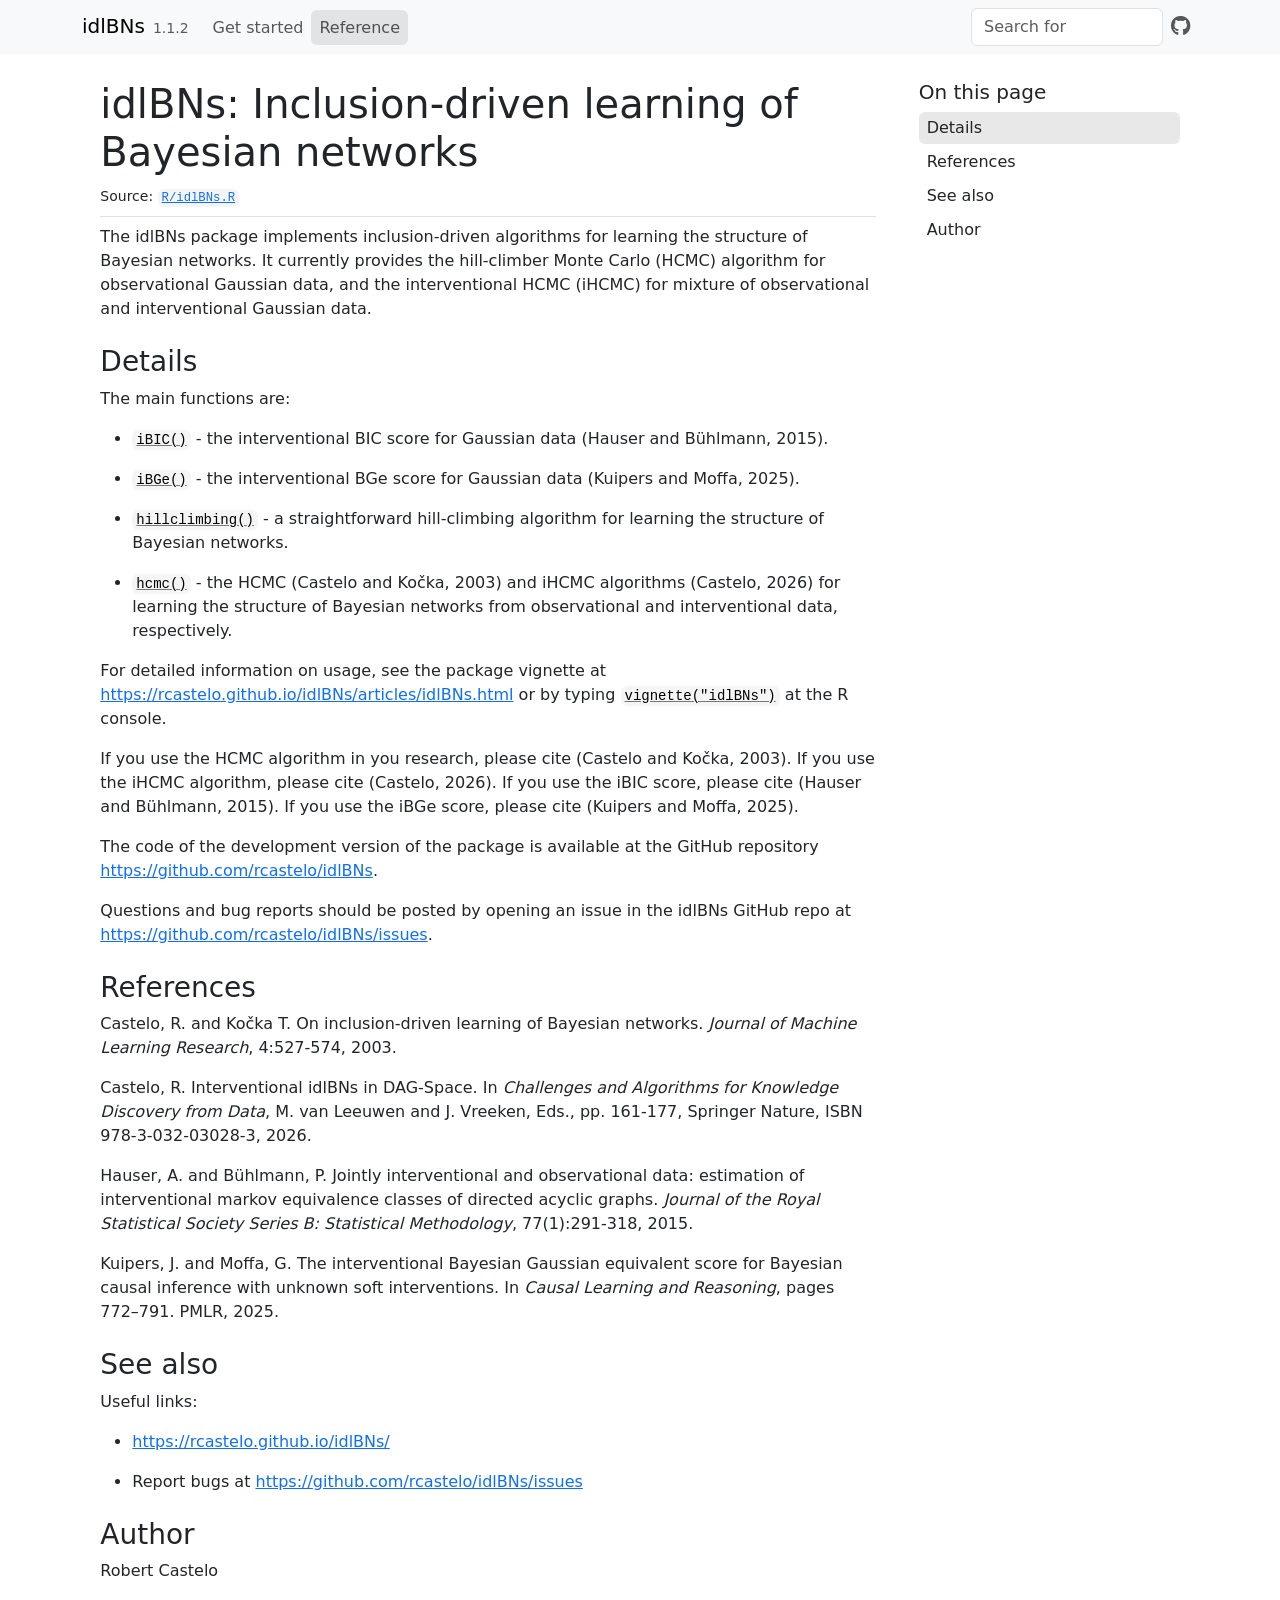
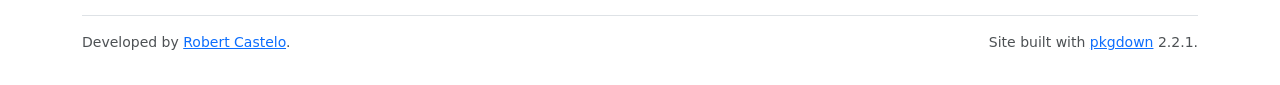
<file: reference/idlBNs-package.html>
<!DOCTYPE html>
<!-- Generated by pkgdown: do not edit by hand --><html lang="en"><head><meta http-equiv="Content-Type" content="text/html; charset=UTF-8"><meta charset="utf-8"><meta http-equiv="X-UA-Compatible" content="IE=edge"><meta name="viewport" content="width=device-width, initial-scale=1, shrink-to-fit=no"><title>idlBNs: Inclusion-driven learning of Bayesian networks — idlBNs-package • idlBNs</title><script src="../deps/jquery-3.6.0/jquery-3.6.0.min.js"></script><meta name="viewport" content="width=device-width, initial-scale=1, shrink-to-fit=no"><link href="../deps/bootstrap-5.3.8/bootstrap.min.css" rel="stylesheet"><script src="../deps/bootstrap-5.3.8/bootstrap.bundle.min.js"></script><link href="../deps/font-awesome-6.5.2/css/all.min.css" rel="stylesheet"><link href="../deps/font-awesome-6.5.2/css/v4-shims.min.css" rel="stylesheet"><script src="../deps/headroom-0.11.0/headroom.min.js"></script><script src="../deps/headroom-0.11.0/jQuery.headroom.min.js"></script><script src="../deps/bootstrap-toc-1.0.1/bootstrap-toc.min.js"></script><script src="../deps/clipboard.js-2.0.11/clipboard.min.js"></script><script src="../deps/search-1.0.0/autocomplete.jquery.min.js"></script><script src="../deps/search-1.0.0/fuse.min.js"></script><script src="../deps/search-1.0.0/mark.min.js"></script><!-- pkgdown --><script src="../pkgdown.js"></script><meta property="og:title" content="idlBNs: Inclusion-driven learning of Bayesian networks — idlBNs-package"><meta name="description" content="The idlBNs package implements inclusion-driven algorithms for learning the
structure of Bayesian networks. It currently provides the hill-climber Monte
Carlo (HCMC) algorithm for observational Gaussian data, and the
interventional HCMC (iHCMC) for mixture of observational and interventional
Gaussian data."><meta property="og:description" content="The idlBNs package implements inclusion-driven algorithms for learning the
structure of Bayesian networks. It currently provides the hill-climber Monte
Carlo (HCMC) algorithm for observational Gaussian data, and the
interventional HCMC (iHCMC) for mixture of observational and interventional
Gaussian data."></head><body>
    <a href="#main" class="visually-hidden-focusable">Skip to contents</a>


    <nav class="navbar navbar-expand-lg fixed-top bg-light" data-bs-theme="light" aria-label="Site navigation"><div class="container">

    <a class="navbar-brand me-2" href="../index.html">idlBNs</a>

    <small class="nav-text text-muted me-auto" data-bs-toggle="tooltip" data-bs-placement="bottom" title="">1.1.2</small>


    <button class="navbar-toggler" type="button" data-bs-toggle="collapse" data-bs-target="#navbar" aria-controls="navbar" aria-expanded="false" aria-label="Toggle navigation">
      <span class="navbar-toggler-icon"></span>
    </button>

    <div id="navbar" class="collapse navbar-collapse ms-3">
      <ul class="navbar-nav me-auto"><li class="nav-item"><a class="nav-link" href="../articles/idlBNs.html">Get started</a></li>
<li class="active nav-item"><a class="nav-link" href="../reference/index.html">Reference</a></li>
      </ul><ul class="navbar-nav"><li class="nav-item"><form class="form-inline" role="search">
 <input class="form-control" type="search" name="search-input" id="search-input" autocomplete="off" aria-label="Search site" placeholder="Search for" data-search-index="../search.json"></form></li>
<li class="nav-item"><a class="external-link nav-link" href="https://github.com/rcastelo/idlBNs/" aria-label="GitHub"><span class="fa fab fa-github fa-lg"></span></a></li>
      </ul></div>


  </div>
</nav><div class="container template-reference-topic">
<div class="row">
  <main id="main" class="col-md-9"><div class="page-header">

      <h1>idlBNs: Inclusion-driven learning of Bayesian networks</h1>
      <small class="dont-index">Source: <a href="https://github.com/rcastelo/idlBNs/blob/main/R/idlBNs.R" class="external-link"><code>R/idlBNs.R</code></a></small>
      <div class="d-none name"><code>idlBNs-package.Rd</code></div>
    </div>

    <div class="ref-description section level2">
    <p>The idlBNs package implements inclusion-driven algorithms for learning the
structure of Bayesian networks. It currently provides the hill-climber Monte
Carlo (HCMC) algorithm for observational Gaussian data, and the
interventional HCMC (iHCMC) for mixture of observational and interventional
Gaussian data.</p>
    </div>


    <div class="section level2">
    <h2 id="details">Details<a class="anchor" aria-label="anchor" href="#details"></a></h2>
    <p>The main functions are:</p>
<ul><li><p><code><a href="iBIC.html">iBIC()</a></code> - the interventional BIC score for Gaussian
data (Hauser and Bühlmann, 2015).</p></li>
<li><p><code><a href="iBGe.html">iBGe()</a></code> - the interventional BGe score for Gaussian
data (Kuipers and Moffa, 2025).</p></li>
<li><p><code><a href="hillclimbing.html">hillclimbing()</a></code> - a straightforward hill-climbing
algorithm for learning the structure of Bayesian networks.</p></li>
<li><p><code><a href="hcmc.html">hcmc()</a></code> - the HCMC (Castelo and Kočka, 2003) and
iHCMC algorithms (Castelo, 2026) for learning the structure of
Bayesian networks from observational and interventional data,
respectively.</p></li>
</ul><p>For detailed information on usage, see the package vignette at
<a href="https://rcastelo.github.io/idlBNs/articles/idlBNs.html">https://rcastelo.github.io/idlBNs/articles/idlBNs.html</a> or by typing
<code><a href="../articles/idlBNs.html">vignette("idlBNs")</a></code> at the R console.</p>
<p>If you use the HCMC algorithm in you research, please cite
(Castelo and Kočka, 2003). If you use the iHCMC algorithm, please cite
(Castelo, 2026). If you use the iBIC score, please cite
(Hauser and Bühlmann, 2015). If you use the iBGe score, please cite
(Kuipers and Moffa, 2025).</p>
<p>The code of the development version of the package is available at the
GitHub repository <a href="https://github.com/rcastelo/idlBNs" class="external-link">https://github.com/rcastelo/idlBNs</a>.</p>
<p>Questions and bug reports should be posted by opening an issue in the
idlBNs GitHub repo at <a href="https://github.com/rcastelo/idlBNs/issues" class="external-link">https://github.com/rcastelo/idlBNs/issues</a>.</p>
    </div>
    <div class="section level2">
    <h2 id="references">References<a class="anchor" aria-label="anchor" href="#references"></a></h2>
    <p>Castelo, R. and Kočka T. On inclusion-driven learning of Bayesian networks. <em>Journal of Machine Learning Research</em>, 4:527-574, 2003.</p>
<p>Castelo, R. Interventional idlBNs in DAG-Space. In <em>Challenges and Algorithms for Knowledge Discovery from Data</em>, M. van Leeuwen and J. Vreeken, Eds., pp. 161-177, Springer Nature, ISBN 978-3-032-03028-3, 2026.</p>
<p>Hauser, A. and Bühlmann, P. Jointly interventional and observational data: estimation of interventional markov equivalence classes of directed acyclic graphs. <em>Journal of the Royal Statistical Society Series B: Statistical Methodology</em>, 77(1):291-318, 2015.</p>
<p>Kuipers, J. and Moffa, G. The interventional Bayesian Gaussian equivalent score for Bayesian causal inference with unknown soft interventions. In <em>Causal Learning and Reasoning</em>, pages 772–791. PMLR, 2025.</p>
    </div>
    <div class="section level2">
    <h2 id="see-also">See also<a class="anchor" aria-label="anchor" href="#see-also"></a></h2>
    <div class="dont-index"><p>Useful links:</p><ul><li><p><a href="https://rcastelo.github.io/idlBNs/">https://rcastelo.github.io/idlBNs/</a></p></li>
<li><p>Report bugs at <a href="https://github.com/rcastelo/idlBNs/issues" class="external-link">https://github.com/rcastelo/idlBNs/issues</a></p></li>
</ul></div>
    </div>
    <div class="section level2">
    <h2 id="author">Author<a class="anchor" aria-label="anchor" href="#author"></a></h2>
    <p>Robert Castelo</p>
    </div>

  </main><aside class="col-md-3"><nav id="toc" aria-label="Table of contents"><h2>On this page</h2>
    </nav></aside></div>


    <footer><div class="pkgdown-footer-left">
  <p>Developed by <a href="https://github.com/rcastelo" class="external-link">Robert Castelo</a>.</p>
</div>

<div class="pkgdown-footer-right">
  <p>Site built with <a href="https://pkgdown.r-lib.org/" class="external-link">pkgdown</a> 2.2.1.</p>
</div>

    </footer></div>





  </body></html>
</file>
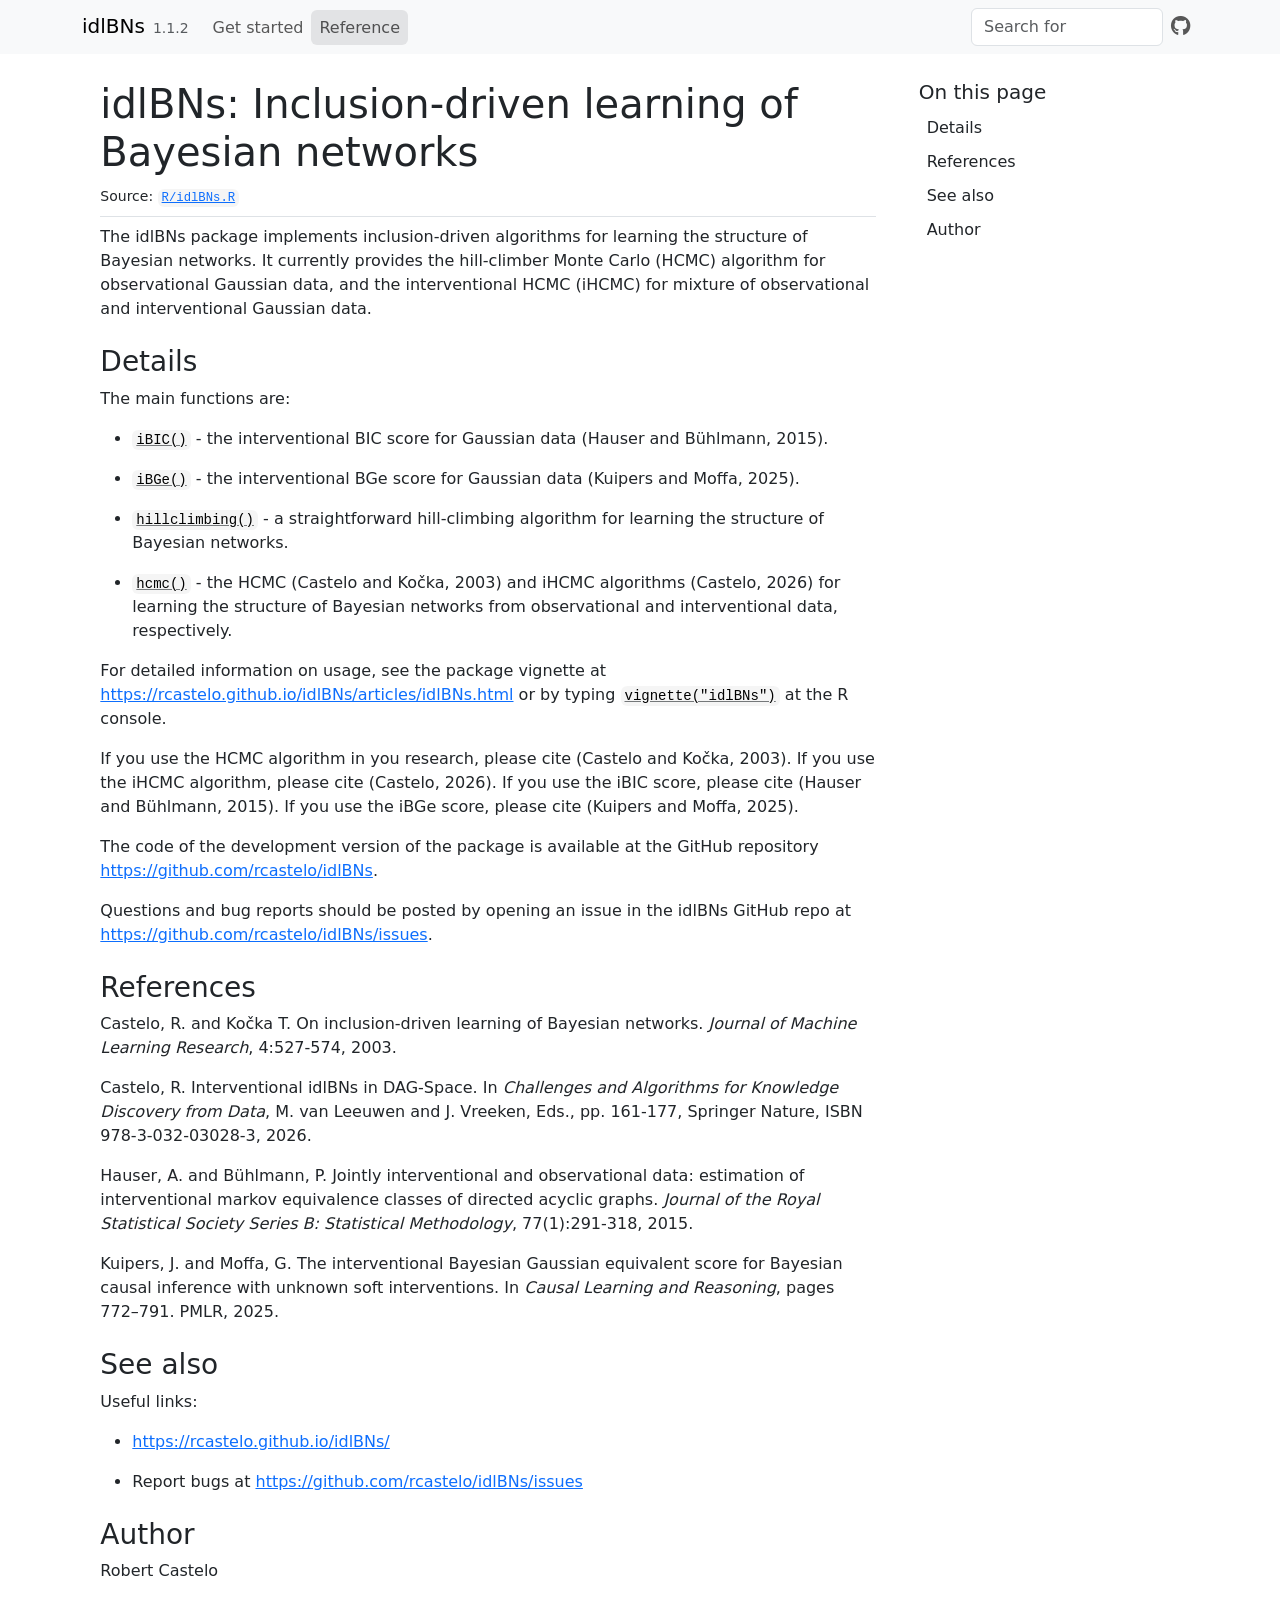
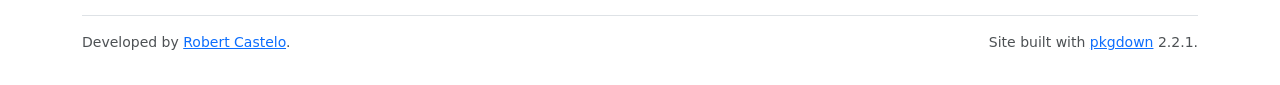
<file: reference/idlBNs.html>
<html>
  <head>
    <meta http-equiv="refresh" content="0;URL=https://rcastelo.github.io/idlBNs/reference/idlBNs-package.html" />
    <meta name="robots" content="noindex">
    <link rel="canonical" href="https://rcastelo.github.io/idlBNs/reference/idlBNs-package.html">
  </head>
</html>
</file>
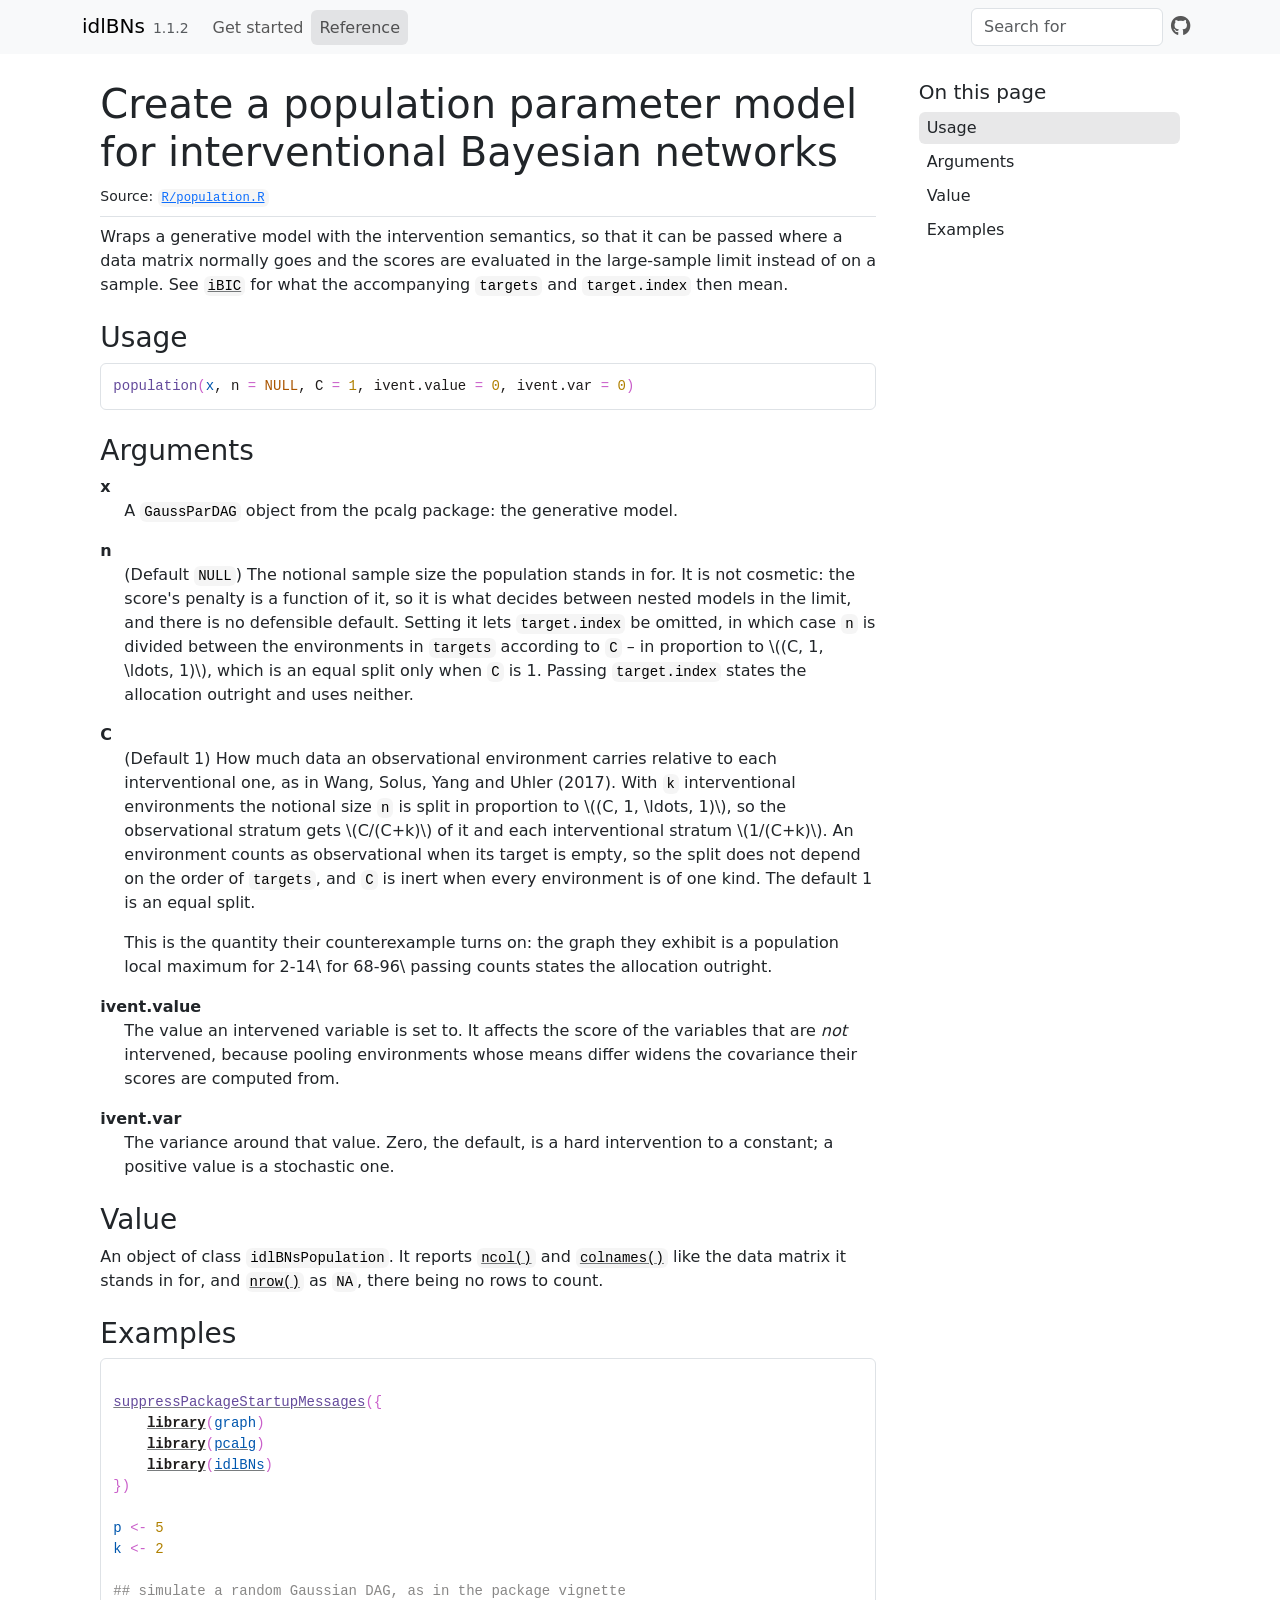
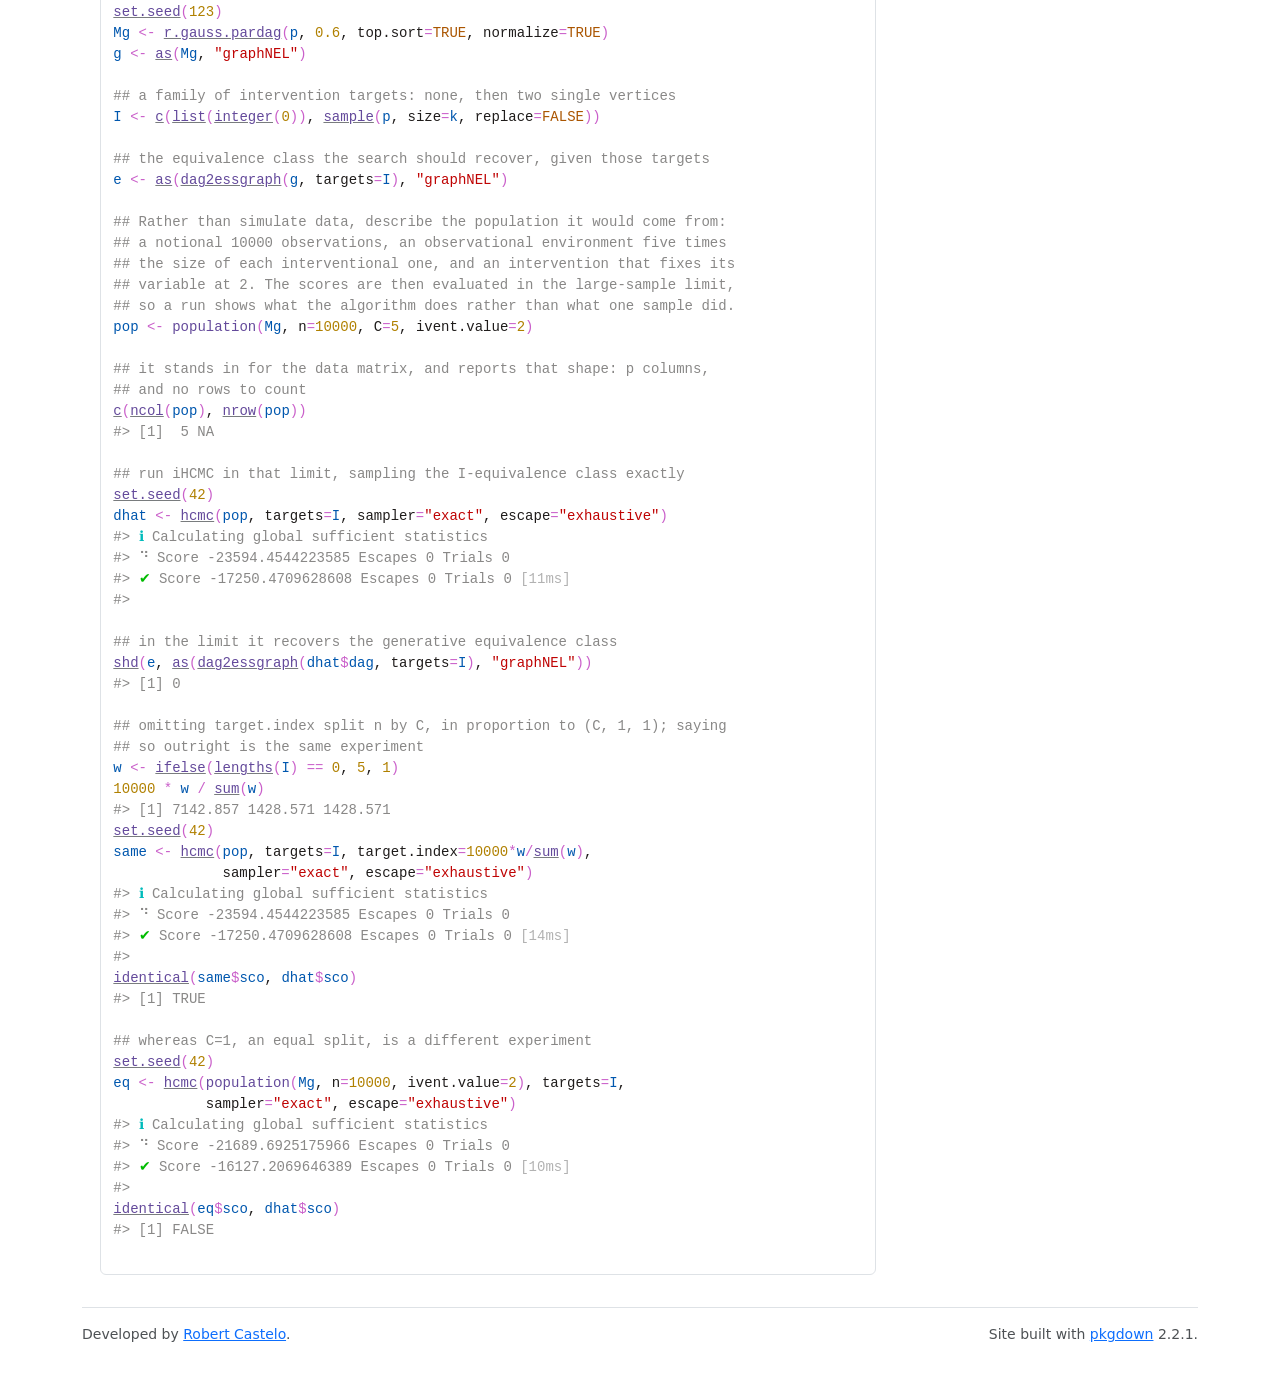
<file: reference/population.html>
<!DOCTYPE html>
<!-- Generated by pkgdown: do not edit by hand --><html lang="en"><head><meta http-equiv="Content-Type" content="text/html; charset=UTF-8"><meta charset="utf-8"><meta http-equiv="X-UA-Compatible" content="IE=edge"><meta name="viewport" content="width=device-width, initial-scale=1, shrink-to-fit=no"><title>Create a population parameter model for interventional Bayesian networks — population • idlBNs</title><script src="../deps/jquery-3.6.0/jquery-3.6.0.min.js"></script><meta name="viewport" content="width=device-width, initial-scale=1, shrink-to-fit=no"><link href="../deps/bootstrap-5.3.8/bootstrap.min.css" rel="stylesheet"><script src="../deps/bootstrap-5.3.8/bootstrap.bundle.min.js"></script><link href="../deps/font-awesome-6.5.2/css/all.min.css" rel="stylesheet"><link href="../deps/font-awesome-6.5.2/css/v4-shims.min.css" rel="stylesheet"><script src="../deps/headroom-0.11.0/headroom.min.js"></script><script src="../deps/headroom-0.11.0/jQuery.headroom.min.js"></script><script src="../deps/bootstrap-toc-1.0.1/bootstrap-toc.min.js"></script><script src="../deps/clipboard.js-2.0.11/clipboard.min.js"></script><script src="../deps/search-1.0.0/autocomplete.jquery.min.js"></script><script src="../deps/search-1.0.0/fuse.min.js"></script><script src="../deps/search-1.0.0/mark.min.js"></script><!-- pkgdown --><script src="../pkgdown.js"></script><meta property="og:title" content="Create a population parameter model for interventional Bayesian networks — population"><meta name="description" content="Wraps a generative model with the intervention semantics, so that it can be
passed where a data matrix normally goes and the scores are evaluated in the
large-sample limit instead of on a sample. See iBIC for what the
accompanying targets and target.index then mean."><meta property="og:description" content="Wraps a generative model with the intervention semantics, so that it can be
passed where a data matrix normally goes and the scores are evaluated in the
large-sample limit instead of on a sample. See iBIC for what the
accompanying targets and target.index then mean."></head><body>
    <a href="#main" class="visually-hidden-focusable">Skip to contents</a>


    <nav class="navbar navbar-expand-lg fixed-top bg-light" data-bs-theme="light" aria-label="Site navigation"><div class="container">

    <a class="navbar-brand me-2" href="../index.html">idlBNs</a>

    <small class="nav-text text-muted me-auto" data-bs-toggle="tooltip" data-bs-placement="bottom" title="">1.1.2</small>


    <button class="navbar-toggler" type="button" data-bs-toggle="collapse" data-bs-target="#navbar" aria-controls="navbar" aria-expanded="false" aria-label="Toggle navigation">
      <span class="navbar-toggler-icon"></span>
    </button>

    <div id="navbar" class="collapse navbar-collapse ms-3">
      <ul class="navbar-nav me-auto"><li class="nav-item"><a class="nav-link" href="../articles/idlBNs.html">Get started</a></li>
<li class="active nav-item"><a class="nav-link" href="../reference/index.html">Reference</a></li>
      </ul><ul class="navbar-nav"><li class="nav-item"><form class="form-inline" role="search">
 <input class="form-control" type="search" name="search-input" id="search-input" autocomplete="off" aria-label="Search site" placeholder="Search for" data-search-index="../search.json"></form></li>
<li class="nav-item"><a class="external-link nav-link" href="https://github.com/rcastelo/idlBNs/" aria-label="GitHub"><span class="fa fab fa-github fa-lg"></span></a></li>
      </ul></div>


  </div>
</nav><div class="container template-reference-topic">
<div class="row">
  <main id="main" class="col-md-9"><div class="page-header">

      <h1>Create a population parameter model for interventional Bayesian networks</h1>
      <small class="dont-index">Source: <a href="https://github.com/rcastelo/idlBNs/blob/main/R/population.R" class="external-link"><code>R/population.R</code></a></small>
      <div class="d-none name"><code>population.Rd</code></div>
    </div>

    <div class="ref-description section level2">
    <p>Wraps a generative model with the intervention semantics, so that it can be
passed where a data matrix normally goes and the scores are evaluated in the
large-sample limit instead of on a sample. See <code><a href="iBIC.html">iBIC</a></code> for what the
accompanying <code>targets</code> and <code>target.index</code> then mean.</p>
    </div>

    <div class="section level2">
    <h2 id="ref-usage">Usage<a class="anchor" aria-label="anchor" href="#ref-usage"></a></h2>
    <div class="sourceCode"><pre class="sourceCode r"><code><span><span class="fu">population</span><span class="op">(</span><span class="va">x</span>, n <span class="op">=</span> <span class="cn">NULL</span>, C <span class="op">=</span> <span class="fl">1</span>, ivent.value <span class="op">=</span> <span class="fl">0</span>, ivent.var <span class="op">=</span> <span class="fl">0</span><span class="op">)</span></span></code></pre></div>
    </div>

    <div class="section level2">
    <h2 id="arguments">Arguments<a class="anchor" aria-label="anchor" href="#arguments"></a></h2>


<dl><dt id="arg-x">x<a class="anchor" aria-label="anchor" href="#arg-x"></a></dt>
<dd><p>A <code>GaussParDAG</code> object from the <span class="pkg">pcalg</span> package: the
generative model.</p></dd>


<dt id="arg-n">n<a class="anchor" aria-label="anchor" href="#arg-n"></a></dt>
<dd><p>(Default <code>NULL</code>) The notional sample size the population stands
in for. It is not cosmetic: the score's penalty is a function of it, so it
is what decides between nested models in the limit, and there is no
defensible default. Setting it lets <code>target.index</code> be omitted, in which
case <code>n</code> is divided between the environments in <code>targets</code> according to <code>C</code>
– in proportion to \((C, 1, \ldots, 1)\), which is an equal split only
when <code>C</code> is 1. Passing <code>target.index</code> states the allocation outright and
uses neither.</p></dd>


<dt id="arg-c">C<a class="anchor" aria-label="anchor" href="#arg-c"></a></dt>
<dd><p>(Default 1) How much data an observational environment carries
relative to each interventional one, as in Wang, Solus, Yang and Uhler
(2017). With <code>k</code> interventional environments the notional size <code>n</code> is split
in proportion to \((C, 1, \ldots, 1)\), so the observational stratum gets
\(C/(C+k)\) of it and each interventional stratum \(1/(C+k)\). An
environment counts as observational when its target is empty, so the split
does not depend on the order of <code>targets</code>, and <code>C</code> is inert when every
environment is of one kind. The default 1 is an equal split.</p>
<p>This is the quantity their counterexample turns on: the graph they exhibit
is a population local maximum for 2-14\<!-- % of edge-weight draws at \code{C = 1} and -->
for 68-96\<!-- % at \code{C = 50}. It is used only when \code{target.index} is omitted; -->
passing counts states the allocation outright.</p></dd>


<dt id="arg-ivent-value">ivent.value<a class="anchor" aria-label="anchor" href="#arg-ivent-value"></a></dt>
<dd><p>The value an intervened variable is set to. It affects
the score of the variables that are <em>not</em> intervened, because pooling
environments whose means differ widens the covariance their scores are
computed from.</p></dd>


<dt id="arg-ivent-var">ivent.var<a class="anchor" aria-label="anchor" href="#arg-ivent-var"></a></dt>
<dd><p>The variance around that value. Zero, the default, is a
hard intervention to a constant; a positive value is a stochastic one.</p></dd>

</dl></div>
    <div class="section level2">
    <h2 id="value">Value<a class="anchor" aria-label="anchor" href="#value"></a></h2>
    <p>An object of class <code>idlBNsPopulation</code>. It reports <code><a href="https://rdrr.io/pkg/BiocGenerics/man/nrow.html" class="external-link">ncol()</a></code> and
<code><a href="https://rdrr.io/pkg/BiocGenerics/man/row_colnames.html" class="external-link">colnames()</a></code> like the data matrix it stands in for, and <code><a href="https://rdrr.io/pkg/BiocGenerics/man/nrow.html" class="external-link">nrow()</a></code> as <code>NA</code>,
there being no rows to count.</p>
    </div>

    <div class="section level2">
    <h2 id="ref-examples">Examples<a class="anchor" aria-label="anchor" href="#ref-examples"></a></h2>
    <div class="sourceCode"><pre class="sourceCode r"><code><span class="r-in"><span></span></span>
<span class="r-in"><span><span class="fu"><a href="https://rdrr.io/r/base/message.html" class="external-link">suppressPackageStartupMessages</a></span><span class="op">(</span><span class="op">{</span></span></span>
<span class="r-in"><span>    <span class="kw"><a href="https://rdrr.io/r/base/library.html" class="external-link">library</a></span><span class="op">(</span><span class="va">graph</span><span class="op">)</span></span></span>
<span class="r-in"><span>    <span class="kw"><a href="https://rdrr.io/r/base/library.html" class="external-link">library</a></span><span class="op">(</span><span class="va"><a href="https://pcalg.r-forge.r-project.org/" class="external-link">pcalg</a></span><span class="op">)</span></span></span>
<span class="r-in"><span>    <span class="kw"><a href="https://rdrr.io/r/base/library.html" class="external-link">library</a></span><span class="op">(</span><span class="va"><a href="https://rcastelo.github.io/idlBNs/">idlBNs</a></span><span class="op">)</span></span></span>
<span class="r-in"><span><span class="op">}</span><span class="op">)</span></span></span>
<span class="r-in"><span></span></span>
<span class="r-in"><span><span class="va">p</span> <span class="op">&lt;-</span> <span class="fl">5</span></span></span>
<span class="r-in"><span><span class="va">k</span> <span class="op">&lt;-</span> <span class="fl">2</span></span></span>
<span class="r-in"><span></span></span>
<span class="r-in"><span><span class="co">## simulate a random Gaussian DAG, as in the package vignette</span></span></span>
<span class="r-in"><span><span class="fu"><a href="https://rdrr.io/r/base/Random.html" class="external-link">set.seed</a></span><span class="op">(</span><span class="fl">123</span><span class="op">)</span></span></span>
<span class="r-in"><span><span class="va">Mg</span> <span class="op">&lt;-</span> <span class="fu"><a href="https://rdrr.io/pkg/pcalg/man/r.gauss.pardag.html" class="external-link">r.gauss.pardag</a></span><span class="op">(</span><span class="va">p</span>, <span class="fl">0.6</span>, top.sort<span class="op">=</span><span class="cn">TRUE</span>, normalize<span class="op">=</span><span class="cn">TRUE</span><span class="op">)</span></span></span>
<span class="r-in"><span><span class="va">g</span> <span class="op">&lt;-</span> <span class="fu"><a href="https://rdrr.io/r/methods/as.html" class="external-link">as</a></span><span class="op">(</span><span class="va">Mg</span>, <span class="st">"graphNEL"</span><span class="op">)</span></span></span>
<span class="r-in"><span></span></span>
<span class="r-in"><span><span class="co">## a family of intervention targets: none, then two single vertices</span></span></span>
<span class="r-in"><span><span class="va">I</span> <span class="op">&lt;-</span> <span class="fu"><a href="https://rdrr.io/r/base/c.html" class="external-link">c</a></span><span class="op">(</span><span class="fu"><a href="https://rdrr.io/r/base/list.html" class="external-link">list</a></span><span class="op">(</span><span class="fu"><a href="https://rdrr.io/r/base/integer.html" class="external-link">integer</a></span><span class="op">(</span><span class="fl">0</span><span class="op">)</span><span class="op">)</span>, <span class="fu"><a href="https://rdrr.io/r/base/sample.html" class="external-link">sample</a></span><span class="op">(</span><span class="va">p</span>, size<span class="op">=</span><span class="va">k</span>, replace<span class="op">=</span><span class="cn">FALSE</span><span class="op">)</span><span class="op">)</span></span></span>
<span class="r-in"><span></span></span>
<span class="r-in"><span><span class="co">## the equivalence class the search should recover, given those targets</span></span></span>
<span class="r-in"><span><span class="va">e</span> <span class="op">&lt;-</span> <span class="fu"><a href="https://rdrr.io/r/methods/as.html" class="external-link">as</a></span><span class="op">(</span><span class="fu"><a href="https://rdrr.io/pkg/pcalg/man/dag2essgraph.html" class="external-link">dag2essgraph</a></span><span class="op">(</span><span class="va">g</span>, targets<span class="op">=</span><span class="va">I</span><span class="op">)</span>, <span class="st">"graphNEL"</span><span class="op">)</span></span></span>
<span class="r-in"><span></span></span>
<span class="r-in"><span><span class="co">## Rather than simulate data, describe the population it would come from:</span></span></span>
<span class="r-in"><span><span class="co">## a notional 10000 observations, an observational environment five times</span></span></span>
<span class="r-in"><span><span class="co">## the size of each interventional one, and an intervention that fixes its</span></span></span>
<span class="r-in"><span><span class="co">## variable at 2. The scores are then evaluated in the large-sample limit,</span></span></span>
<span class="r-in"><span><span class="co">## so a run shows what the algorithm does rather than what one sample did.</span></span></span>
<span class="r-in"><span><span class="va">pop</span> <span class="op">&lt;-</span> <span class="fu">population</span><span class="op">(</span><span class="va">Mg</span>, n<span class="op">=</span><span class="fl">10000</span>, C<span class="op">=</span><span class="fl">5</span>, ivent.value<span class="op">=</span><span class="fl">2</span><span class="op">)</span></span></span>
<span class="r-in"><span></span></span>
<span class="r-in"><span><span class="co">## it stands in for the data matrix, and reports that shape: p columns,</span></span></span>
<span class="r-in"><span><span class="co">## and no rows to count</span></span></span>
<span class="r-in"><span><span class="fu"><a href="https://rdrr.io/r/base/c.html" class="external-link">c</a></span><span class="op">(</span><span class="fu"><a href="https://rdrr.io/pkg/BiocGenerics/man/nrow.html" class="external-link">ncol</a></span><span class="op">(</span><span class="va">pop</span><span class="op">)</span>, <span class="fu"><a href="https://rdrr.io/pkg/BiocGenerics/man/nrow.html" class="external-link">nrow</a></span><span class="op">(</span><span class="va">pop</span><span class="op">)</span><span class="op">)</span></span></span>
<span class="r-out co"><span class="r-pr">#&gt;</span> [1]  5 NA</span>
<span class="r-in"><span></span></span>
<span class="r-in"><span><span class="co">## run iHCMC in that limit, sampling the I-equivalence class exactly</span></span></span>
<span class="r-in"><span><span class="fu"><a href="https://rdrr.io/r/base/Random.html" class="external-link">set.seed</a></span><span class="op">(</span><span class="fl">42</span><span class="op">)</span></span></span>
<span class="r-in"><span><span class="va">dhat</span> <span class="op">&lt;-</span> <span class="fu"><a href="hcmc.html">hcmc</a></span><span class="op">(</span><span class="va">pop</span>, targets<span class="op">=</span><span class="va">I</span>, sampler<span class="op">=</span><span class="st">"exact"</span>, escape<span class="op">=</span><span class="st">"exhaustive"</span><span class="op">)</span></span></span>
<span class="r-msg co"><span class="r-pr">#&gt;</span> <span style="color: #00BBBB;">ℹ</span> Calculating global sufficient statistics</span>
<span class="r-msg co"><span class="r-pr">#&gt;</span> ⠙ Score -23594.4544223585 Escapes 0 Trials 0</span>
<span class="r-msg co"><span class="r-pr">#&gt;</span> <span style="color: #00BB00;">✔</span> Score -17250.4709628608 Escapes 0 Trials 0 <span style="color: #B2B2B2;">[11ms]</span></span>
<span class="r-msg co"><span class="r-pr">#&gt;</span> </span>
<span class="r-in"><span></span></span>
<span class="r-in"><span><span class="co">## in the limit it recovers the generative equivalence class</span></span></span>
<span class="r-in"><span><span class="fu"><a href="https://rdrr.io/pkg/pcalg/man/shd.html" class="external-link">shd</a></span><span class="op">(</span><span class="va">e</span>, <span class="fu"><a href="https://rdrr.io/r/methods/as.html" class="external-link">as</a></span><span class="op">(</span><span class="fu"><a href="https://rdrr.io/pkg/pcalg/man/dag2essgraph.html" class="external-link">dag2essgraph</a></span><span class="op">(</span><span class="va">dhat</span><span class="op">$</span><span class="va">dag</span>, targets<span class="op">=</span><span class="va">I</span><span class="op">)</span>, <span class="st">"graphNEL"</span><span class="op">)</span><span class="op">)</span></span></span>
<span class="r-out co"><span class="r-pr">#&gt;</span> [1] 0</span>
<span class="r-in"><span></span></span>
<span class="r-in"><span><span class="co">## omitting target.index split n by C, in proportion to (C, 1, 1); saying</span></span></span>
<span class="r-in"><span><span class="co">## so outright is the same experiment</span></span></span>
<span class="r-in"><span><span class="va">w</span> <span class="op">&lt;-</span> <span class="fu"><a href="https://rdrr.io/r/base/ifelse.html" class="external-link">ifelse</a></span><span class="op">(</span><span class="fu"><a href="https://rdrr.io/r/base/lengths.html" class="external-link">lengths</a></span><span class="op">(</span><span class="va">I</span><span class="op">)</span> <span class="op">==</span> <span class="fl">0</span>, <span class="fl">5</span>, <span class="fl">1</span><span class="op">)</span></span></span>
<span class="r-in"><span><span class="fl">10000</span> <span class="op">*</span> <span class="va">w</span> <span class="op">/</span> <span class="fu"><a href="https://rdrr.io/r/base/sum.html" class="external-link">sum</a></span><span class="op">(</span><span class="va">w</span><span class="op">)</span></span></span>
<span class="r-out co"><span class="r-pr">#&gt;</span> [1] 7142.857 1428.571 1428.571</span>
<span class="r-in"><span><span class="fu"><a href="https://rdrr.io/r/base/Random.html" class="external-link">set.seed</a></span><span class="op">(</span><span class="fl">42</span><span class="op">)</span></span></span>
<span class="r-in"><span><span class="va">same</span> <span class="op">&lt;-</span> <span class="fu"><a href="hcmc.html">hcmc</a></span><span class="op">(</span><span class="va">pop</span>, targets<span class="op">=</span><span class="va">I</span>, target.index<span class="op">=</span><span class="fl">10000</span><span class="op">*</span><span class="va">w</span><span class="op">/</span><span class="fu"><a href="https://rdrr.io/r/base/sum.html" class="external-link">sum</a></span><span class="op">(</span><span class="va">w</span><span class="op">)</span>,</span></span>
<span class="r-in"><span>             sampler<span class="op">=</span><span class="st">"exact"</span>, escape<span class="op">=</span><span class="st">"exhaustive"</span><span class="op">)</span></span></span>
<span class="r-msg co"><span class="r-pr">#&gt;</span> <span style="color: #00BBBB;">ℹ</span> Calculating global sufficient statistics</span>
<span class="r-msg co"><span class="r-pr">#&gt;</span> ⠙ Score -23594.4544223585 Escapes 0 Trials 0</span>
<span class="r-msg co"><span class="r-pr">#&gt;</span> <span style="color: #00BB00;">✔</span> Score -17250.4709628608 Escapes 0 Trials 0 <span style="color: #B2B2B2;">[14ms]</span></span>
<span class="r-msg co"><span class="r-pr">#&gt;</span> </span>
<span class="r-in"><span><span class="fu"><a href="https://rdrr.io/r/base/identical.html" class="external-link">identical</a></span><span class="op">(</span><span class="va">same</span><span class="op">$</span><span class="va">sco</span>, <span class="va">dhat</span><span class="op">$</span><span class="va">sco</span><span class="op">)</span></span></span>
<span class="r-out co"><span class="r-pr">#&gt;</span> [1] TRUE</span>
<span class="r-in"><span></span></span>
<span class="r-in"><span><span class="co">## whereas C=1, an equal split, is a different experiment</span></span></span>
<span class="r-in"><span><span class="fu"><a href="https://rdrr.io/r/base/Random.html" class="external-link">set.seed</a></span><span class="op">(</span><span class="fl">42</span><span class="op">)</span></span></span>
<span class="r-in"><span><span class="va">eq</span> <span class="op">&lt;-</span> <span class="fu"><a href="hcmc.html">hcmc</a></span><span class="op">(</span><span class="fu">population</span><span class="op">(</span><span class="va">Mg</span>, n<span class="op">=</span><span class="fl">10000</span>, ivent.value<span class="op">=</span><span class="fl">2</span><span class="op">)</span>, targets<span class="op">=</span><span class="va">I</span>,</span></span>
<span class="r-in"><span>           sampler<span class="op">=</span><span class="st">"exact"</span>, escape<span class="op">=</span><span class="st">"exhaustive"</span><span class="op">)</span></span></span>
<span class="r-msg co"><span class="r-pr">#&gt;</span> <span style="color: #00BBBB;">ℹ</span> Calculating global sufficient statistics</span>
<span class="r-msg co"><span class="r-pr">#&gt;</span> ⠙ Score -21689.6925175966 Escapes 0 Trials 0</span>
<span class="r-msg co"><span class="r-pr">#&gt;</span> <span style="color: #00BB00;">✔</span> Score -16127.2069646389 Escapes 0 Trials 0 <span style="color: #B2B2B2;">[10ms]</span></span>
<span class="r-msg co"><span class="r-pr">#&gt;</span> </span>
<span class="r-in"><span><span class="fu"><a href="https://rdrr.io/r/base/identical.html" class="external-link">identical</a></span><span class="op">(</span><span class="va">eq</span><span class="op">$</span><span class="va">sco</span>, <span class="va">dhat</span><span class="op">$</span><span class="va">sco</span><span class="op">)</span></span></span>
<span class="r-out co"><span class="r-pr">#&gt;</span> [1] FALSE</span>
<span class="r-in"><span></span></span>
</code></pre></div>
    </div>
  </main><aside class="col-md-3"><nav id="toc" aria-label="Table of contents"><h2>On this page</h2>
    </nav></aside></div>


    <footer><div class="pkgdown-footer-left">
  <p>Developed by <a href="https://github.com/rcastelo" class="external-link">Robert Castelo</a>.</p>
</div>

<div class="pkgdown-footer-right">
  <p>Site built with <a href="https://pkgdown.r-lib.org/" class="external-link">pkgdown</a> 2.2.1.</p>
</div>

    </footer></div>





  </body></html>
</file>
<file: deps/font-awesome-6.5.2/css/v4-shims.min.css>
/*!
 * Font Awesome Free 6.5.2 by @fontawesome - https://fontawesome.com
 * License - https://fontawesome.com/license/free (Icons: CC BY 4.0, Fonts: SIL OFL 1.1, Code: MIT License)
 * Copyright 2024 Fonticons, Inc.
 */
.fa.fa-glass:before{content:"\f000"}.fa.fa-envelope-o{font-family:"Font Awesome 6 Free";font-weight:400}.fa.fa-envelope-o:before{content:"\f0e0"}.fa.fa-star-o{font-family:"Font Awesome 6 Free";font-weight:400}.fa.fa-star-o:before{content:"\f005"}.fa.fa-close:before,.fa.fa-remove:before{content:"\f00d"}.fa.fa-gear:before{content:"\f013"}.fa.fa-trash-o{font-family:"Font Awesome 6 Free";font-weight:400}.fa.fa-trash-o:before{content:"\f2ed"}.fa.fa-home:before{content:"\f015"}.fa.fa-file-o{font-family:"Font Awesome 6 Free";font-weight:400}.fa.fa-file-o:before{content:"\f15b"}.fa.fa-clock-o{font-family:"Font Awesome 6 Free";font-weight:400}.fa.fa-clock-o:before{content:"\f017"}.fa.fa-arrow-circle-o-down{font-family:"Font Awesome 6 Free";font-weight:400}.fa.fa-arrow-circle-o-down:before{content:"\f358"}.fa.fa-arrow-circle-o-up{font-family:"Font Awesome 6 Free";font-weight:400}.fa.fa-arrow-circle-o-up:before{content:"\f35b"}.fa.fa-play-circle-o{font-family:"Font Awesome 6 Free";font-weight:400}.fa.fa-play-circle-o:before{content:"\f144"}.fa.fa-repeat:before,.fa.fa-rotate-right:before{content:"\f01e"}.fa.fa-refresh:before{content:"\f021"}.fa.fa-list-alt{font-family:"Font Awesome 6 Free";font-weight:400}.fa.fa-list-alt:before{content:"\f022"}.fa.fa-dedent:before{content:"\f03b"}.fa.fa-video-camera:before{content:"\f03d"}.fa.fa-picture-o{font-family:"Font Awesome 6 Free";font-weight:400}.fa.fa-picture-o:before{content:"\f03e"}.fa.fa-photo{font-family:"Font Awesome 6 Free";font-weight:400}.fa.fa-photo:before{content:"\f03e"}.fa.fa-image{font-family:"Font Awesome 6 Free";font-weight:400}.fa.fa-image:before{content:"\f03e"}.fa.fa-map-marker:before{content:"\f3c5"}.fa.fa-pencil-square-o{font-family:"Font Awesome 6 Free";font-weight:400}.fa.fa-pencil-square-o:before{content:"\f044"}.fa.fa-edit{font-family:"Font Awesome 6 Free";font-weight:400}.fa.fa-edit:before{content:"\f044"}.fa.fa-share-square-o:before{content:"\f14d"}.fa.fa-check-square-o{font-family:"Font Awesome 6 Free";font-weight:400}.fa.fa-check-square-o:before{content:"\f14a"}.fa.fa-arrows:before{content:"\f0b2"}.fa.fa-times-circle-o{font-family:"Font Awesome 6 Free";font-weight:400}.fa.fa-times-circle-o:before{content:"\f057"}.fa.fa-check-circle-o{font-family:"Font Awesome 6 Free";font-weight:400}.fa.fa-check-circle-o:before{content:"\f058"}.fa.fa-mail-forward:before{content:"\f064"}.fa.fa-expand:before{content:"\f424"}.fa.fa-compress:before{content:"\f422"}.fa.fa-eye,.fa.fa-eye-slash{font-family:"Font Awesome 6 Free";font-weight:400}.fa.fa-warning:before{content:"\f071"}.fa.fa-calendar:before{content:"\f073"}.fa.fa-arrows-v:before{content:"\f338"}.fa.fa-arrows-h:before{content:"\f337"}.fa.fa-bar-chart-o:before,.fa.fa-bar-chart:before{content:"\e0e3"}.fa.fa-twitter-square{font-family:"Font Awesome 6 Brands";font-weight:400}.fa.fa-twitter-square:before{content:"\f081"}.fa.fa-facebook-square{font-family:"Font Awesome 6 Brands";font-weight:400}.fa.fa-facebook-square:before{content:"\f082"}.fa.fa-gears:before{content:"\f085"}.fa.fa-thumbs-o-up{font-family:"Font Awesome 6 Free";font-weight:400}.fa.fa-thumbs-o-up:before{content:"\f164"}.fa.fa-thumbs-o-down{font-family:"Font Awesome 6 Free";font-weight:400}.fa.fa-thumbs-o-down:before{content:"\f165"}.fa.fa-heart-o{font-family:"Font Awesome 6 Free";font-weight:400}.fa.fa-heart-o:before{content:"\f004"}.fa.fa-sign-out:before{content:"\f2f5"}.fa.fa-linkedin-square{font-family:"Font Awesome 6 Brands";font-weight:400}.fa.fa-linkedin-square:before{content:"\f08c"}.fa.fa-thumb-tack:before{content:"\f08d"}.fa.fa-external-link:before{content:"\f35d"}.fa.fa-sign-in:before{content:"\f2f6"}.fa.fa-github-square{font-family:"Font Awesome 6 Brands";font-weight:400}.fa.fa-github-square:before{content:"\f092"}.fa.fa-lemon-o{font-family:"Font Awesome 6 Free";font-weight:400}.fa.fa-lemon-o:before{content:"\f094"}.fa.fa-square-o{font-family:"Font Awesome 6 Free";font-weight:400}.fa.fa-square-o:before{content:"\f0c8"}.fa.fa-bookmark-o{font-family:"Font Awesome 6 Free";font-weight:400}.fa.fa-bookmark-o:before{content:"\f02e"}.fa.fa-facebook,.fa.fa-twitter{font-family:"Font Awesome 6 Brands";font-weight:400}.fa.fa-facebook:before{content:"\f39e"}.fa.fa-facebook-f{font-family:"Font Awesome 6 Brands";font-weight:400}.fa.fa-facebook-f:before{content:"\f39e"}.fa.fa-github{font-family:"Font Awesome 6 Brands";font-weight:400}.fa.fa-credit-card{font-family:"Font Awesome 6 Free";font-weight:400}.fa.fa-feed:before{content:"\f09e"}.fa.fa-hdd-o{font-family:"Font Awesome 6 Free";font-weight:400}.fa.fa-hdd-o:before{content:"\f0a0"}.fa.fa-hand-o-right{font-family:"Font Awesome 6 Free";font-weight:400}.fa.fa-hand-o-right:before{content:"\f0a4"}.fa.fa-hand-o-left{font-family:"Font Awesome 6 Free";font-weight:400}.fa.fa-hand-o-left:before{content:"\f0a5"}.fa.fa-hand-o-up{font-family:"Font Awesome 6 Free";font-weight:400}.fa.fa-hand-o-up:before{content:"\f0a6"}.fa.fa-hand-o-down{font-family:"Font Awesome 6 Free";font-weight:400}.fa.fa-hand-o-down:before{content:"\f0a7"}.fa.fa-globe:before{content:"\f57d"}.fa.fa-tasks:before{content:"\f828"}.fa.fa-arrows-alt:before{content:"\f31e"}.fa.fa-group:before{content:"\f0c0"}.fa.fa-chain:before{content:"\f0c1"}.fa.fa-cut:before{content:"\f0c4"}.fa.fa-files-o{font-family:"Font Awesome 6 Free";font-weight:400}.fa.fa-files-o:before{content:"\f0c5"}.fa.fa-floppy-o{font-family:"Font Awesome 6 Free";font-weight:400}.fa.fa-floppy-o:before{content:"\f0c7"}.fa.fa-save{font-family:"Font Awesome 6 Free";font-weight:400}.fa.fa-save:before{content:"\f0c7"}.fa.fa-navicon:before,.fa.fa-reorder:before{content:"\f0c9"}.fa.fa-magic:before{content:"\e2ca"}.fa.fa-pinterest,.fa.fa-pinterest-square{font-family:"Font Awesome 6 Brands";font-weight:400}.fa.fa-pinterest-square:before{content:"\f0d3"}.fa.fa-google-plus-square{font-family:"Font Awesome 6 Brands";font-weight:400}.fa.fa-google-plus-square:before{content:"\f0d4"}.fa.fa-google-plus{font-family:"Font Awesome 6 Brands";font-weight:400}.fa.fa-google-plus:before{content:"\f0d5"}.fa.fa-money:before{content:"\f3d1"}.fa.fa-unsorted:before{content:"\f0dc"}.fa.fa-sort-desc:before{content:"\f0dd"}.fa.fa-sort-asc:before{content:"\f0de"}.fa.fa-linkedin{font-family:"Font Awesome 6 Brands";font-weight:400}.fa.fa-linkedin:before{content:"\f0e1"}.fa.fa-rotate-left:before{content:"\f0e2"}.fa.fa-legal:before{content:"\f0e3"}.fa.fa-dashboard:before,.fa.fa-tachometer:before{content:"\f625"}.fa.fa-comment-o{font-family:"Font Awesome 6 Free";font-weight:400}.fa.fa-comment-o:before{content:"\f075"}.fa.fa-comments-o{font-family:"Font Awesome 6 Free";font-weight:400}.fa.fa-comments-o:before{content:"\f086"}.fa.fa-flash:before{content:"\f0e7"}.fa.fa-clipboard:before{content:"\f0ea"}.fa.fa-lightbulb-o{font-family:"Font Awesome 6 Free";font-weight:400}.fa.fa-lightbulb-o:before{content:"\f0eb"}.fa.fa-exchange:before{content:"\f362"}.fa.fa-cloud-download:before{content:"\f0ed"}.fa.fa-cloud-upload:before{content:"\f0ee"}.fa.fa-bell-o{font-family:"Font Awesome 6 Free";font-weight:400}.fa.fa-bell-o:before{content:"\f0f3"}.fa.fa-cutlery:before{content:"\f2e7"}.fa.fa-file-text-o{font-family:"Font Awesome 6 Free";font-weight:400}.fa.fa-file-text-o:before{content:"\f15c"}.fa.fa-building-o{font-family:"Font Awesome 6 Free";font-weight:400}.fa.fa-building-o:before{content:"\f1ad"}.fa.fa-hospital-o{font-family:"Font Awesome 6 Free";font-weight:400}.fa.fa-hospital-o:before{content:"\f0f8"}.fa.fa-tablet:before{content:"\f3fa"}.fa.fa-mobile-phone:before,.fa.fa-mobile:before{content:"\f3cd"}.fa.fa-circle-o{font-family:"Font Awesome 6 Free";font-weight:400}.fa.fa-circle-o:before{content:"\f111"}.fa.fa-mail-reply:before{content:"\f3e5"}.fa.fa-github-alt{font-family:"Font Awesome 6 Brands";font-weight:400}.fa.fa-folder-o{font-family:"Font Awesome 6 Free";font-weight:400}.fa.fa-folder-o:before{content:"\f07b"}.fa.fa-folder-open-o{font-family:"Font Awesome 6 Free";font-weight:400}.fa.fa-folder-open-o:before{content:"\f07c"}.fa.fa-smile-o{font-family:"Font Awesome 6 Free";font-weight:400}.fa.fa-smile-o:before{content:"\f118"}.fa.fa-frown-o{font-family:"Font Awesome 6 Free";font-weight:400}.fa.fa-frown-o:before{content:"\f119"}.fa.fa-meh-o{font-family:"Font Awesome 6 Free";font-weight:400}.fa.fa-meh-o:before{content:"\f11a"}.fa.fa-keyboard-o{font-family:"Font Awesome 6 Free";font-weight:400}.fa.fa-keyboard-o:before{content:"\f11c"}.fa.fa-flag-o{font-family:"Font Awesome 6 Free";font-weight:400}.fa.fa-flag-o:before{content:"\f024"}.fa.fa-mail-reply-all:before{content:"\f122"}.fa.fa-star-half-o{font-family:"Font Awesome 6 Free";font-weight:400}.fa.fa-star-half-o:before{content:"\f5c0"}.fa.fa-star-half-empty{font-family:"Font Awesome 6 Free";font-weight:400}.fa.fa-star-half-empty:before{content:"\f5c0"}.fa.fa-star-half-full{font-family:"Font Awesome 6 Free";font-weight:400}.fa.fa-star-half-full:before{content:"\f5c0"}.fa.fa-code-fork:before{content:"\f126"}.fa.fa-chain-broken:before,.fa.fa-unlink:before{content:"\f127"}.fa.fa-calendar-o{font-family:"Font Awesome 6 Free";font-weight:400}.fa.fa-calendar-o:before{content:"\f133"}.fa.fa-css3,.fa.fa-html5,.fa.fa-maxcdn{font-family:"Font Awesome 6 Brands";font-weight:400}.fa.fa-unlock-alt:before{content:"\f09c"}.fa.fa-minus-square-o{font-family:"Font Awesome 6 Free";font-weight:400}.fa.fa-minus-square-o:before{content:"\f146"}.fa.fa-level-up:before{content:"\f3bf"}.fa.fa-level-down:before{content:"\f3be"}.fa.fa-pencil-square:before{content:"\f14b"}.fa.fa-external-link-square:before{content:"\f360"}.fa.fa-compass{font-family:"Font Awesome 6 Free";font-weight:400}.fa.fa-caret-square-o-down{font-family:"Font Awesome 6 Free";font-weight:400}.fa.fa-caret-square-o-down:before{content:"\f150"}.fa.fa-toggle-down{font-family:"Font Awesome 6 Free";font-weight:400}.fa.fa-toggle-down:before{content:"\f150"}.fa.fa-caret-square-o-up{font-family:"Font Awesome 6 Free";font-weight:400}.fa.fa-caret-square-o-up:before{content:"\f151"}.fa.fa-toggle-up{font-family:"Font Awesome 6 Free";font-weight:400}.fa.fa-toggle-up:before{content:"\f151"}.fa.fa-caret-square-o-right{font-family:"Font Awesome 6 Free";font-weight:400}.fa.fa-caret-square-o-right:before{content:"\f152"}.fa.fa-toggle-right{font-family:"Font Awesome 6 Free";font-weight:400}.fa.fa-toggle-right:before{content:"\f152"}.fa.fa-eur:before,.fa.fa-euro:before{content:"\f153"}.fa.fa-gbp:before{content:"\f154"}.fa.fa-dollar:before,.fa.fa-usd:before{content:"\24"}.fa.fa-inr:before,.fa.fa-rupee:before{content:"\e1bc"}.fa.fa-cny:before,.fa.fa-jpy:before,.fa.fa-rmb:before,.fa.fa-yen:before{content:"\f157"}.fa.fa-rouble:before,.fa.fa-rub:before,.fa.fa-ruble:before{content:"\f158"}.fa.fa-krw:before,.fa.fa-won:before{content:"\f159"}.fa.fa-bitcoin,.fa.fa-btc{font-family:"Font Awesome 6 Brands";font-weight:400}.fa.fa-bitcoin:before{content:"\f15a"}.fa.fa-file-text:before{content:"\f15c"}.fa.fa-sort-alpha-asc:before{content:"\f15d"}.fa.fa-sort-alpha-desc:before{content:"\f881"}.fa.fa-sort-amount-asc:before{content:"\f884"}.fa.fa-sort-amount-desc:before{content:"\f160"}.fa.fa-sort-numeric-asc:before{content:"\f162"}.fa.fa-sort-numeric-desc:before{content:"\f886"}.fa.fa-youtube-square{font-family:"Font Awesome 6 Brands";font-weight:400}.fa.fa-youtube-square:before{content:"\f431"}.fa.fa-xing,.fa.fa-xing-square,.fa.fa-youtube{font-family:"Font Awesome 6 Brands";font-weight:400}.fa.fa-xing-square:before{content:"\f169"}.fa.fa-youtube-play{font-family:"Font Awesome 6 Brands";font-weight:400}.fa.fa-youtube-play:before{content:"\f167"}.fa.fa-adn,.fa.fa-bitbucket,.fa.fa-bitbucket-square,.fa.fa-dropbox,.fa.fa-flickr,.fa.fa-instagram,.fa.fa-stack-overflow{font-family:"Font Awesome 6 Brands";font-weight:400}.fa.fa-bitbucket-square:before{content:"\f171"}.fa.fa-tumblr,.fa.fa-tumblr-square{font-family:"Font Awesome 6 Brands";font-weight:400}.fa.fa-tumblr-square:before{content:"\f174"}.fa.fa-long-arrow-down:before{content:"\f309"}.fa.fa-long-arrow-up:before{content:"\f30c"}.fa.fa-long-arrow-left:before{content:"\f30a"}.fa.fa-long-arrow-right:before{content:"\f30b"}.fa.fa-android,.fa.fa-apple,.fa.fa-dribbble,.fa.fa-foursquare,.fa.fa-gittip,.fa.fa-gratipay,.fa.fa-linux,.fa.fa-skype,.fa.fa-trello,.fa.fa-windows{font-family:"Font Awesome 6 Brands";font-weight:400}.fa.fa-gittip:before{content:"\f184"}.fa.fa-sun-o{font-family:"Font Awesome 6 Free";font-weight:400}.fa.fa-sun-o:before{content:"\f185"}.fa.fa-moon-o{font-family:"Font Awesome 6 Free";font-weight:400}.fa.fa-moon-o:before{content:"\f186"}.fa.fa-pagelines,.fa.fa-renren,.fa.fa-stack-exchange,.fa.fa-vk,.fa.fa-weibo{font-family:"Font Awesome 6 Brands";font-weight:400}.fa.fa-arrow-circle-o-right{font-family:"Font Awesome 6 Free";font-weight:400}.fa.fa-arrow-circle-o-right:before{content:"\f35a"}.fa.fa-arrow-circle-o-left{font-family:"Font Awesome 6 Free";font-weight:400}.fa.fa-arrow-circle-o-left:before{content:"\f359"}.fa.fa-caret-square-o-left{font-family:"Font Awesome 6 Free";font-weight:400}.fa.fa-caret-square-o-left:before{content:"\f191"}.fa.fa-toggle-left{font-family:"Font Awesome 6 Free";font-weight:400}.fa.fa-toggle-left:before{content:"\f191"}.fa.fa-dot-circle-o{font-family:"Font Awesome 6 Free";font-weight:400}.fa.fa-dot-circle-o:before{content:"\f192"}.fa.fa-vimeo-square{font-family:"Font Awesome 6 Brands";font-weight:400}.fa.fa-vimeo-square:before{content:"\f194"}.fa.fa-try:before,.fa.fa-turkish-lira:before{content:"\e2bb"}.fa.fa-plus-square-o{font-family:"Font Awesome 6 Free";font-weight:400}.fa.fa-plus-square-o:before{content:"\f0fe"}.fa.fa-openid,.fa.fa-slack,.fa.fa-wordpress{font-family:"Font Awesome 6 Brands";font-weight:400}.fa.fa-bank:before,.fa.fa-institution:before{content:"\f19c"}.fa.fa-mortar-board:before{content:"\f19d"}.fa.fa-google,.fa.fa-reddit,.fa.fa-reddit-square,.fa.fa-yahoo{font-family:"Font Awesome 6 Brands";font-weight:400}.fa.fa-reddit-square:before{content:"\f1a2"}.fa.fa-behance,.fa.fa-behance-square,.fa.fa-delicious,.fa.fa-digg,.fa.fa-drupal,.fa.fa-joomla,.fa.fa-pied-piper-alt,.fa.fa-pied-piper-pp,.fa.fa-stumbleupon,.fa.fa-stumbleupon-circle{font-family:"Font Awesome 6 Brands";font-weight:400}.fa.fa-behance-square:before{content:"\f1b5"}.fa.fa-steam,.fa.fa-steam-square{font-family:"Font Awesome 6 Brands";font-weight:400}.fa.fa-steam-square:before{content:"\f1b7"}.fa.fa-automobile:before{content:"\f1b9"}.fa.fa-cab:before{content:"\f1ba"}.fa.fa-deviantart,.fa.fa-soundcloud,.fa.fa-spotify{font-family:"Font Awesome 6 Brands";font-weight:400}.fa.fa-file-pdf-o{font-family:"Font Awesome 6 Free";font-weight:400}.fa.fa-file-pdf-o:before{content:"\f1c1"}.fa.fa-file-word-o{font-family:"Font Awesome 6 Free";font-weight:400}.fa.fa-file-word-o:before{content:"\f1c2"}.fa.fa-file-excel-o{font-family:"Font Awesome 6 Free";font-weight:400}.fa.fa-file-excel-o:before{content:"\f1c3"}.fa.fa-file-powerpoint-o{font-family:"Font Awesome 6 Free";font-weight:400}.fa.fa-file-powerpoint-o:before{content:"\f1c4"}.fa.fa-file-image-o{font-family:"Font Awesome 6 Free";font-weight:400}.fa.fa-file-image-o:before{content:"\f1c5"}.fa.fa-file-photo-o{font-family:"Font Awesome 6 Free";font-weight:400}.fa.fa-file-photo-o:before{content:"\f1c5"}.fa.fa-file-picture-o{font-family:"Font Awesome 6 Free";font-weight:400}.fa.fa-file-picture-o:before{content:"\f1c5"}.fa.fa-file-archive-o{font-family:"Font Awesome 6 Free";font-weight:400}.fa.fa-file-archive-o:before{content:"\f1c6"}.fa.fa-file-zip-o{font-family:"Font Awesome 6 Free";font-weight:400}.fa.fa-file-zip-o:before{content:"\f1c6"}.fa.fa-file-audio-o{font-family:"Font Awesome 6 Free";font-weight:400}.fa.fa-file-audio-o:before{content:"\f1c7"}.fa.fa-file-sound-o{font-family:"Font Awesome 6 Free";font-weight:400}.fa.fa-file-sound-o:before{content:"\f1c7"}.fa.fa-file-video-o{font-family:"Font Awesome 6 Free";font-weight:400}.fa.fa-file-video-o:before{content:"\f1c8"}.fa.fa-file-movie-o{font-family:"Font Awesome 6 Free";font-weight:400}.fa.fa-file-movie-o:before{content:"\f1c8"}.fa.fa-file-code-o{font-family:"Font Awesome 6 Free";font-weight:400}.fa.fa-file-code-o:before{content:"\f1c9"}.fa.fa-codepen,.fa.fa-jsfiddle,.fa.fa-vine{font-family:"Font Awesome 6 Brands";font-weight:400}.fa.fa-life-bouy:before,.fa.fa-life-buoy:before,.fa.fa-life-saver:before,.fa.fa-support:before{content:"\f1cd"}.fa.fa-circle-o-notch:before{content:"\f1ce"}.fa.fa-ra,.fa.fa-rebel{font-family:"Font Awesome 6 Brands";font-weight:400}.fa.fa-ra:before{content:"\f1d0"}.fa.fa-resistance{font-family:"Font Awesome 6 Brands";font-weight:400}.fa.fa-resistance:before{content:"\f1d0"}.fa.fa-empire,.fa.fa-ge{font-family:"Font Awesome 6 Brands";font-weight:400}.fa.fa-ge:before{content:"\f1d1"}.fa.fa-git-square{font-family:"Font Awesome 6 Brands";font-weight:400}.fa.fa-git-square:before{content:"\f1d2"}.fa.fa-git,.fa.fa-hacker-news,.fa.fa-y-combinator-square{font-family:"Font Awesome 6 Brands";font-weight:400}.fa.fa-y-combinator-square:before{content:"\f1d4"}.fa.fa-yc-square{font-family:"Font Awesome 6 Brands";font-weight:400}.fa.fa-yc-square:before{content:"\f1d4"}.fa.fa-qq,.fa.fa-tencent-weibo,.fa.fa-wechat,.fa.fa-weixin{font-family:"Font Awesome 6 Brands";font-weight:400}.fa.fa-wechat:before{content:"\f1d7"}.fa.fa-send:before{content:"\f1d8"}.fa.fa-paper-plane-o{font-family:"Font Awesome 6 Free";font-weight:400}.fa.fa-paper-plane-o:before{content:"\f1d8"}.fa.fa-send-o{font-family:"Font Awesome 6 Free";font-weight:400}.fa.fa-send-o:before{content:"\f1d8"}.fa.fa-circle-thin{font-family:"Font Awesome 6 Free";font-weight:400}.fa.fa-circle-thin:before{content:"\f111"}.fa.fa-header:before{content:"\f1dc"}.fa.fa-futbol-o{font-family:"Font Awesome 6 Free";font-weight:400}.fa.fa-futbol-o:before{content:"\f1e3"}.fa.fa-soccer-ball-o{font-family:"Font Awesome 6 Free";font-weight:400}.fa.fa-soccer-ball-o:before{content:"\f1e3"}.fa.fa-slideshare,.fa.fa-twitch,.fa.fa-yelp{font-family:"Font Awesome 6 Brands";font-weight:400}.fa.fa-newspaper-o{font-family:"Font Awesome 6 Free";font-weight:400}.fa.fa-newspaper-o:before{content:"\f1ea"}.fa.fa-cc-amex,.fa.fa-cc-discover,.fa.fa-cc-mastercard,.fa.fa-cc-paypal,.fa.fa-cc-stripe,.fa.fa-cc-visa,.fa.fa-google-wallet,.fa.fa-paypal{font-family:"Font Awesome 6 Brands";font-weight:400}.fa.fa-bell-slash-o{font-family:"Font Awesome 6 Free";font-weight:400}.fa.fa-bell-slash-o:before{content:"\f1f6"}.fa.fa-trash:before{content:"\f2ed"}.fa.fa-copyright{font-family:"Font Awesome 6 Free";font-weight:400}.fa.fa-eyedropper:before{content:"\f1fb"}.fa.fa-area-chart:before{content:"\f1fe"}.fa.fa-pie-chart:before{content:"\f200"}.fa.fa-line-chart:before{content:"\f201"}.fa.fa-lastfm,.fa.fa-lastfm-square{font-family:"Font Awesome 6 Brands";font-weight:400}.fa.fa-lastfm-square:before{content:"\f203"}.fa.fa-angellist,.fa.fa-ioxhost{font-family:"Font Awesome 6 Brands";font-weight:400}.fa.fa-cc{font-family:"Font Awesome 6 Free";font-weight:400}.fa.fa-cc:before{content:"\f20a"}.fa.fa-ils:before,.fa.fa-shekel:before,.fa.fa-sheqel:before{content:"\f20b"}.fa.fa-buysellads,.fa.fa-connectdevelop,.fa.fa-dashcube,.fa.fa-forumbee,.fa.fa-leanpub,.fa.fa-sellsy,.fa.fa-shirtsinbulk,.fa.fa-simplybuilt,.fa.fa-skyatlas{font-family:"Font Awesome 6 Brands";font-weight:400}.fa.fa-diamond{font-family:"Font Awesome 6 Free";font-weight:400}.fa.fa-diamond:before{content:"\f3a5"}.fa.fa-intersex:before,.fa.fa-transgender:before{content:"\f224"}.fa.fa-transgender-alt:before{content:"\f225"}.fa.fa-facebook-official{font-family:"Font Awesome 6 Brands";font-weight:400}.fa.fa-facebook-official:before{content:"\f09a"}.fa.fa-pinterest-p,.fa.fa-whatsapp{font-family:"Font Awesome 6 Brands";font-weight:400}.fa.fa-hotel:before{content:"\f236"}.fa.fa-medium,.fa.fa-viacoin,.fa.fa-y-combinator,.fa.fa-yc{font-family:"Font Awesome 6 Brands";font-weight:400}.fa.fa-yc:before{content:"\f23b"}.fa.fa-expeditedssl,.fa.fa-opencart,.fa.fa-optin-monster{font-family:"Font Awesome 6 Brands";font-weight:400}.fa.fa-battery-4:before,.fa.fa-battery:before{content:"\f240"}.fa.fa-battery-3:before{content:"\f241"}.fa.fa-battery-2:before{content:"\f242"}.fa.fa-battery-1:before{content:"\f243"}.fa.fa-battery-0:before{content:"\f244"}.fa.fa-object-group,.fa.fa-object-ungroup,.fa.fa-sticky-note-o{font-family:"Font Awesome 6 Free";font-weight:400}.fa.fa-sticky-note-o:before{content:"\f249"}.fa.fa-cc-diners-club,.fa.fa-cc-jcb{font-family:"Font Awesome 6 Brands";font-weight:400}.fa.fa-clone{font-family:"Font Awesome 6 Free";font-weight:400}.fa.fa-hourglass-o:before{content:"\f254"}.fa.fa-hourglass-1:before{content:"\f251"}.fa.fa-hourglass-2:before{content:"\f252"}.fa.fa-hourglass-3:before{content:"\f253"}.fa.fa-hand-rock-o{font-family:"Font Awesome 6 Free";font-weight:400}.fa.fa-hand-rock-o:before{content:"\f255"}.fa.fa-hand-grab-o{font-family:"Font Awesome 6 Free";font-weight:400}.fa.fa-hand-grab-o:before{content:"\f255"}.fa.fa-hand-paper-o{font-family:"Font Awesome 6 Free";font-weight:400}.fa.fa-hand-paper-o:before{content:"\f256"}.fa.fa-hand-stop-o{font-family:"Font Awesome 6 Free";font-weight:400}.fa.fa-hand-stop-o:before{content:"\f256"}.fa.fa-hand-scissors-o{font-family:"Font Awesome 6 Free";font-weight:400}.fa.fa-hand-scissors-o:before{content:"\f257"}.fa.fa-hand-lizard-o{font-family:"Font Awesome 6 Free";font-weight:400}.fa.fa-hand-lizard-o:before{content:"\f258"}.fa.fa-hand-spock-o{font-family:"Font Awesome 6 Free";font-weight:400}.fa.fa-hand-spock-o:before{content:"\f259"}.fa.fa-hand-pointer-o{font-family:"Font Awesome 6 Free";font-weight:400}.fa.fa-hand-pointer-o:before{content:"\f25a"}.fa.fa-hand-peace-o{font-family:"Font Awesome 6 Free";font-weight:400}.fa.fa-hand-peace-o:before{content:"\f25b"}.fa.fa-registered{font-family:"Font Awesome 6 Free";font-weight:400}.fa.fa-creative-commons,.fa.fa-gg,.fa.fa-gg-circle,.fa.fa-odnoklassniki,.fa.fa-odnoklassniki-square{font-family:"Font Awesome 6 Brands";font-weight:400}.fa.fa-odnoklassniki-square:before{content:"\f264"}.fa.fa-chrome,.fa.fa-firefox,.fa.fa-get-pocket,.fa.fa-internet-explorer,.fa.fa-opera,.fa.fa-safari,.fa.fa-wikipedia-w{font-family:"Font Awesome 6 Brands";font-weight:400}.fa.fa-television:before{content:"\f26c"}.fa.fa-500px,.fa.fa-amazon,.fa.fa-contao{font-family:"Font Awesome 6 Brands";font-weight:400}.fa.fa-calendar-plus-o{font-family:"Font Awesome 6 Free";font-weight:400}.fa.fa-calendar-plus-o:before{content:"\f271"}.fa.fa-calendar-minus-o{font-family:"Font Awesome 6 Free";font-weight:400}.fa.fa-calendar-minus-o:before{content:"\f272"}.fa.fa-calendar-times-o{font-family:"Font Awesome 6 Free";font-weight:400}.fa.fa-calendar-times-o:before{content:"\f273"}.fa.fa-calendar-check-o{font-family:"Font Awesome 6 Free";font-weight:400}.fa.fa-calendar-check-o:before{content:"\f274"}.fa.fa-map-o{font-family:"Font Awesome 6 Free";font-weight:400}.fa.fa-map-o:before{content:"\f279"}.fa.fa-commenting:before{content:"\f4ad"}.fa.fa-commenting-o{font-family:"Font Awesome 6 Free";font-weight:400}.fa.fa-commenting-o:before{content:"\f4ad"}.fa.fa-houzz,.fa.fa-vimeo{font-family:"Font Awesome 6 Brands";font-weight:400}.fa.fa-vimeo:before{content:"\f27d"}.fa.fa-black-tie,.fa.fa-edge,.fa.fa-fonticons,.fa.fa-reddit-alien{font-family:"Font Awesome 6 Brands";font-weight:400}.fa.fa-credit-card-alt:before{content:"\f09d"}.fa.fa-codiepie,.fa.fa-fort-awesome,.fa.fa-mixcloud,.fa.fa-modx,.fa.fa-product-hunt,.fa.fa-scribd,.fa.fa-usb{font-family:"Font Awesome 6 Brands";font-weight:400}.fa.fa-pause-circle-o{font-family:"Font Awesome 6 Free";font-weight:400}.fa.fa-pause-circle-o:before{content:"\f28b"}.fa.fa-stop-circle-o{font-family:"Font Awesome 6 Free";font-weight:400}.fa.fa-stop-circle-o:before{content:"\f28d"}.fa.fa-bluetooth,.fa.fa-bluetooth-b,.fa.fa-envira,.fa.fa-gitlab,.fa.fa-wheelchair-alt,.fa.fa-wpbeginner,.fa.fa-wpforms{font-family:"Font Awesome 6 Brands";font-weight:400}.fa.fa-wheelchair-alt:before{content:"\f368"}.fa.fa-question-circle-o{font-family:"Font Awesome 6 Free";font-weight:400}.fa.fa-question-circle-o:before{content:"\f059"}.fa.fa-volume-control-phone:before{content:"\f2a0"}.fa.fa-asl-interpreting:before{content:"\f2a3"}.fa.fa-deafness:before,.fa.fa-hard-of-hearing:before{content:"\f2a4"}.fa.fa-glide,.fa.fa-glide-g{font-family:"Font Awesome 6 Brands";font-weight:400}.fa.fa-signing:before{content:"\f2a7"}.fa.fa-viadeo,.fa.fa-viadeo-square{font-family:"Font Awesome 6 Brands";font-weight:400}.fa.fa-viadeo-square:before{content:"\f2aa"}.fa.fa-snapchat,.fa.fa-snapchat-ghost{font-family:"Font Awesome 6 Brands";font-weight:400}.fa.fa-snapchat-ghost:before{content:"\f2ab"}.fa.fa-snapchat-square{font-family:"Font Awesome 6 Brands";font-weight:400}.fa.fa-snapchat-square:before{content:"\f2ad"}.fa.fa-first-order,.fa.fa-google-plus-official,.fa.fa-pied-piper,.fa.fa-themeisle,.fa.fa-yoast{font-family:"Font Awesome 6 Brands";font-weight:400}.fa.fa-google-plus-official:before{content:"\f2b3"}.fa.fa-google-plus-circle{font-family:"Font Awesome 6 Brands";font-weight:400}.fa.fa-google-plus-circle:before{content:"\f2b3"}.fa.fa-fa,.fa.fa-font-awesome{font-family:"Font Awesome 6 Brands";font-weight:400}.fa.fa-fa:before{content:"\f2b4"}.fa.fa-handshake-o{font-family:"Font Awesome 6 Free";font-weight:400}.fa.fa-handshake-o:before{content:"\f2b5"}.fa.fa-envelope-open-o{font-family:"Font Awesome 6 Free";font-weight:400}.fa.fa-envelope-open-o:before{content:"\f2b6"}.fa.fa-linode{font-family:"Font Awesome 6 Brands";font-weight:400}.fa.fa-address-book-o{font-family:"Font Awesome 6 Free";font-weight:400}.fa.fa-address-book-o:before{content:"\f2b9"}.fa.fa-vcard:before{content:"\f2bb"}.fa.fa-address-card-o{font-family:"Font Awesome 6 Free";font-weight:400}.fa.fa-address-card-o:before{content:"\f2bb"}.fa.fa-vcard-o{font-family:"Font Awesome 6 Free";font-weight:400}.fa.fa-vcard-o:before{content:"\f2bb"}.fa.fa-user-circle-o{font-family:"Font Awesome 6 Free";font-weight:400}.fa.fa-user-circle-o:before{content:"\f2bd"}.fa.fa-user-o{font-family:"Font Awesome 6 Free";font-weight:400}.fa.fa-user-o:before{content:"\f007"}.fa.fa-id-badge{font-family:"Font Awesome 6 Free";font-weight:400}.fa.fa-drivers-license:before{content:"\f2c2"}.fa.fa-id-card-o{font-family:"Font Awesome 6 Free";font-weight:400}.fa.fa-id-card-o:before{content:"\f2c2"}.fa.fa-drivers-license-o{font-family:"Font Awesome 6 Free";font-weight:400}.fa.fa-drivers-license-o:before{content:"\f2c2"}.fa.fa-free-code-camp,.fa.fa-quora,.fa.fa-telegram{font-family:"Font Awesome 6 Brands";font-weight:400}.fa.fa-thermometer-4:before,.fa.fa-thermometer:before{content:"\f2c7"}.fa.fa-thermometer-3:before{content:"\f2c8"}.fa.fa-thermometer-2:before{content:"\f2c9"}.fa.fa-thermometer-1:before{content:"\f2ca"}.fa.fa-thermometer-0:before{content:"\f2cb"}.fa.fa-bathtub:before,.fa.fa-s15:before{content:"\f2cd"}.fa.fa-window-maximize,.fa.fa-window-restore{font-family:"Font Awesome 6 Free";font-weight:400}.fa.fa-times-rectangle:before{content:"\f410"}.fa.fa-window-close-o{font-family:"Font Awesome 6 Free";font-weight:400}.fa.fa-window-close-o:before{content:"\f410"}.fa.fa-times-rectangle-o{font-family:"Font Awesome 6 Free";font-weight:400}.fa.fa-times-rectangle-o:before{content:"\f410"}.fa.fa-bandcamp,.fa.fa-eercast,.fa.fa-etsy,.fa.fa-grav,.fa.fa-imdb,.fa.fa-ravelry{font-family:"Font Awesome 6 Brands";font-weight:400}.fa.fa-eercast:before{content:"\f2da"}.fa.fa-snowflake-o{font-family:"Font Awesome 6 Free";font-weight:400}.fa.fa-snowflake-o:before{content:"\f2dc"}.fa.fa-meetup,.fa.fa-superpowers,.fa.fa-wpexplorer{font-family:"Font Awesome 6 Brands";font-weight:400}
</file>
